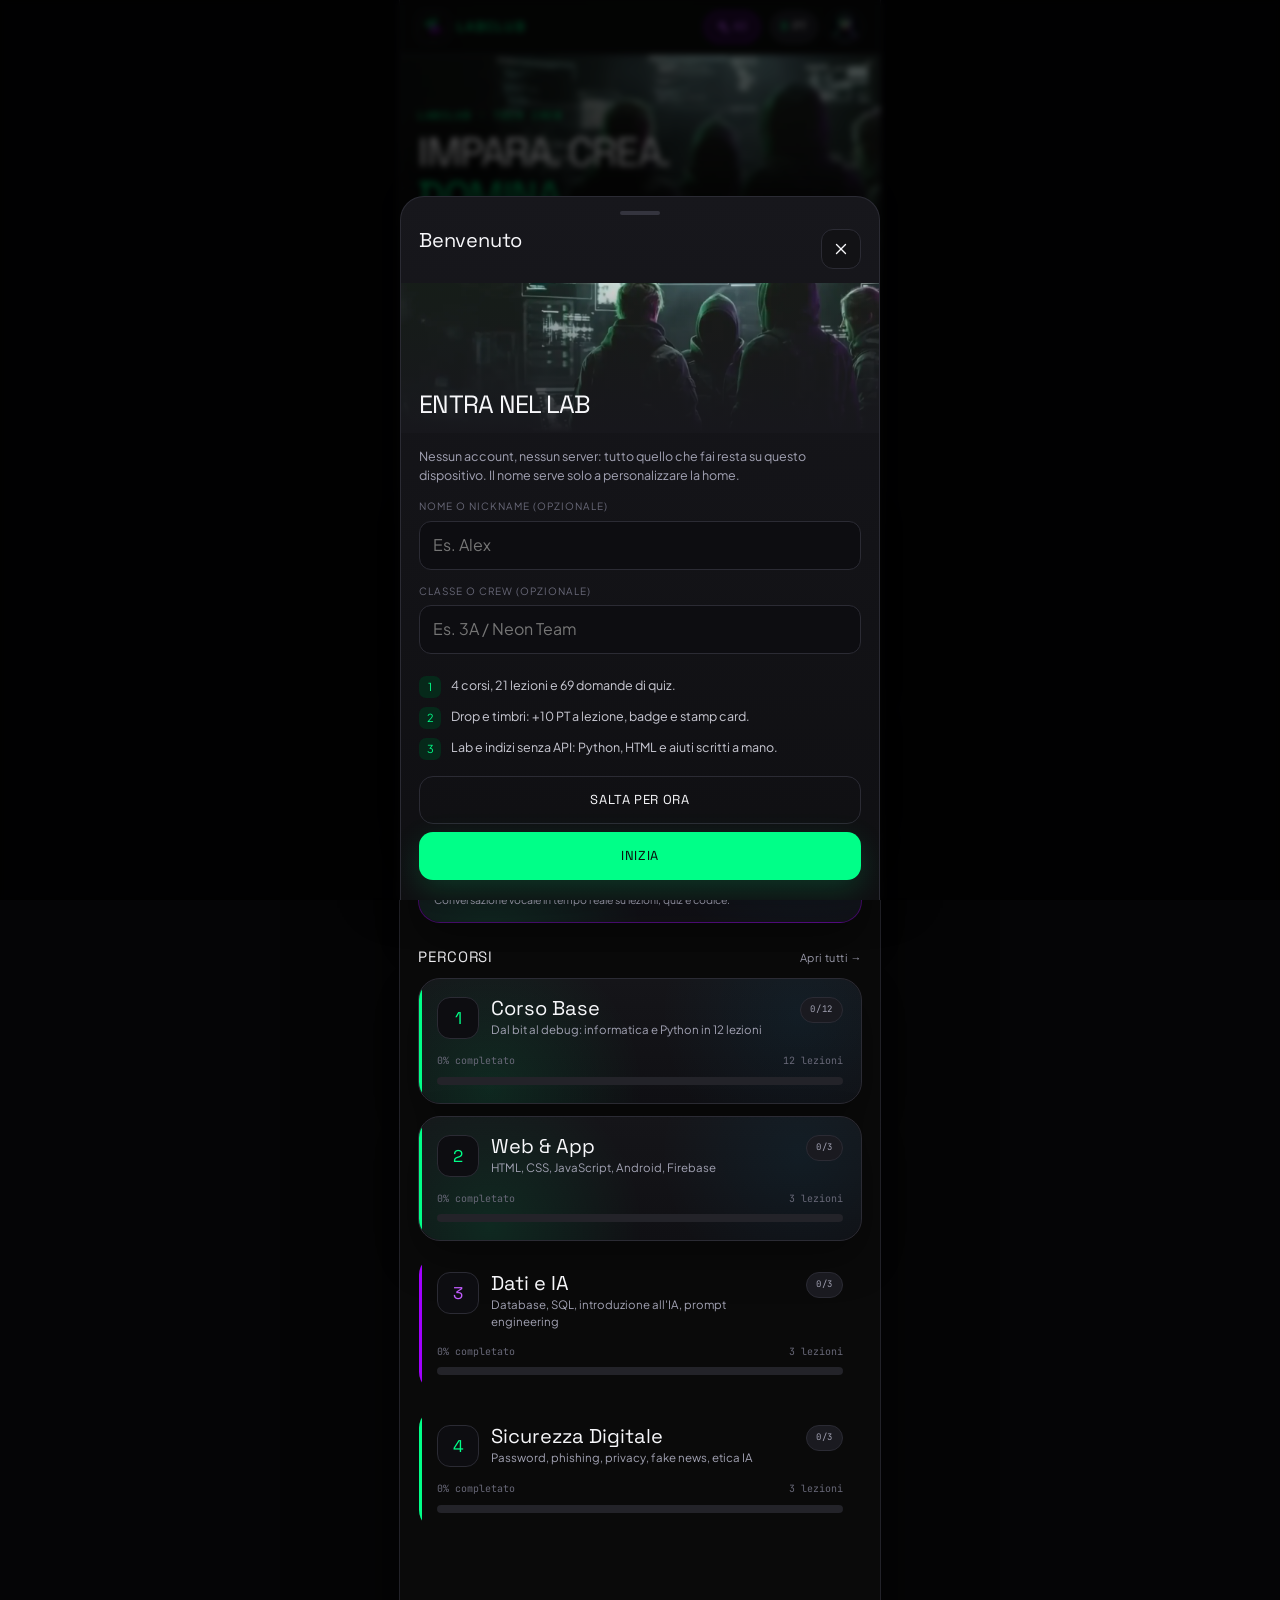
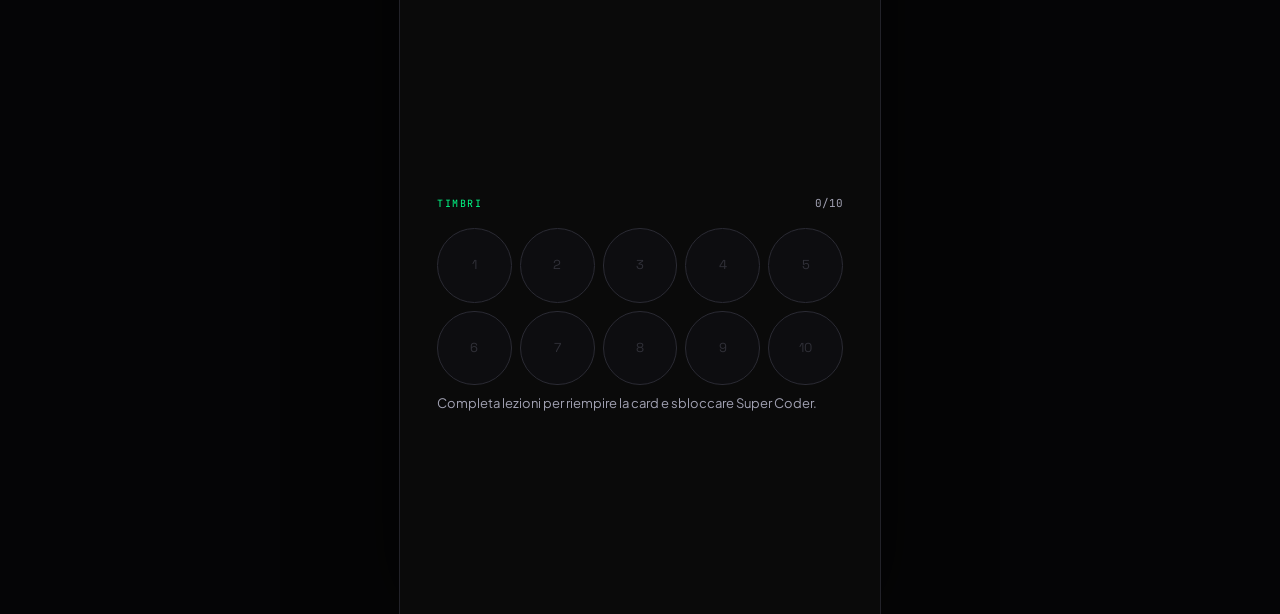
<file: web-v2/index.html>
<!doctype html>
<html lang="it">
  <head>
    <meta charset="utf-8" />
    <meta name="viewport" content="width=device-width, initial-scale=1, viewport-fit=cover" />
    <title>LabClub — Tech, senza scorciatoie</title>
    <meta
      name="description"
      content="LabClub: quattro corsi di tecnologia, quiz, drop e laboratorio codice. Aperto a tutti, senza login, anche offline."
    />
    <meta property="og:type" content="website" />
    <meta property="og:title" content="LabClub — Tech, senza scorciatoie" />
    <meta
      property="og:description"
      content="Quattro corsi di tecnologia, quiz, drop settimanali e un laboratorio codice. Senza login, anche offline."
    />
    <meta property="og:image" content="assets/img/og-cover.jpg" />
    <meta property="og:image:width" content="1200" />
    <meta property="og:image:height" content="630" />
    <meta name="twitter:card" content="summary_large_image" />
    <meta name="twitter:image" content="assets/img/og-cover.jpg" />
    <meta name="theme-color" content="#0A0A0A" />
    <meta name="color-scheme" content="dark" />
    <link rel="manifest" href="manifest.webmanifest" />
    <link rel="preload" as="image" href="assets/img/hero-001-poster.webp" />
    <link rel="icon" type="image/png" sizes="192x192" href="assets/icons/icon-192.png" />
    <link rel="apple-touch-icon" href="assets/icons/apple-touch-icon.png" />
    <meta name="mobile-web-app-capable" content="yes" />
    <meta name="apple-mobile-web-app-capable" content="yes" />
    <meta name="apple-mobile-web-app-status-bar-style" content="black-translucent" />
    <meta name="apple-mobile-web-app-title" content="LabClub" />
    <link rel="stylesheet" href="css/tokens.css" />
    <link rel="stylesheet" href="css/base.css" />
    <link rel="stylesheet" href="css/components.css" />
    <link rel="stylesheet" href="css/screens.css" />
    <link rel="stylesheet" href="css/lesson.css" />
  </head>
  <body>
    <div class="app">
      <header class="topbar">
        <a class="brand" href="#/" aria-label="LabClub, vai alla home">
          <img src="assets/img/logo.jpg" alt="" width="30" height="30" />
          <span class="brand-name">LAB<span>CLUB</span></span>
        </a>
        <span class="topbar-spacer"></span>
        <a class="ai-pill" href="#/assistente" id="ai-pill" aria-label="Apri Assistente AI">
          <svg width="14" height="14" viewBox="0 0 24 24" fill="none" stroke="currentColor" stroke-width="2" stroke-linecap="round" stroke-linejoin="round" aria-hidden="true">
            <path d="M12 3l1.5 4.5L18 9l-4.5 1.5L12 15l-1.5-4.5L6 9l4.5-1.5z" />
            <path d="M19 15l.8 2.2L22 18l-2.2.8L19 21l-.8-2.2L16 18l2.2-.8z" />
          </svg>
          <span>AI</span>
        </a>
        <a class="points-pill" href="#/profilo" id="points-pill" aria-label="Punti e profilo">
          <b id="points-value">0</b> PT
        </a>
        <a class="avatar-btn" href="#/profilo" id="avatar-btn" aria-label="Apri il profilo">🕶️</a>
      </header>

      <div id="storage-warning" class="storage-banner hidden" role="status"></div>

      <main class="view" id="view">
        <noscript>
          <div class="empty">
            <span class="empty-icon">⚡</span>
            <p>LabClub ha bisogno di JavaScript per funzionare. Attivalo e ricarica la pagina.</p>
          </div>
        </noscript>
      </main>

      <nav class="tabbar" aria-label="Navigazione principale">
        <a class="tab" href="#/" data-tab="home">
          <svg width="22" height="22" viewBox="0 0 24 24" fill="none" stroke="currentColor" stroke-width="1.8" stroke-linecap="round" stroke-linejoin="round" aria-hidden="true">
            <path d="M3 10.5 12 3l9 7.5V21a1 1 0 0 1-1 1h-5v-7H9v7H4a1 1 0 0 1-1-1z" />
          </svg>
          Home
        </a>
        <a class="tab" href="#/corsi" data-tab="corsi">
          <svg width="22" height="22" viewBox="0 0 24 24" fill="none" stroke="currentColor" stroke-width="1.8" stroke-linecap="round" stroke-linejoin="round" aria-hidden="true">
            <path d="M4 19.5A2.5 2.5 0 0 1 6.5 17H20" />
            <path d="M6.5 2H20v20H6.5A2.5 2.5 0 0 1 4 19.5v-15A2.5 2.5 0 0 1 6.5 2z" />
          </svg>
          Corsi
        </a>
        <a class="tab" href="#/drops" data-tab="drops">
          <svg width="22" height="22" viewBox="0 0 24 24" fill="none" stroke="currentColor" stroke-width="1.8" stroke-linecap="round" stroke-linejoin="round" aria-hidden="true">
            <path d="M13 2 3 14h7l-1 8 10-12h-7z" />
          </svg>
          Drops
        </a>
        <a class="tab" href="#/indizi" data-tab="indizi">
          <svg width="22" height="22" viewBox="0 0 24 24" fill="none" stroke="currentColor" stroke-width="1.8" stroke-linecap="round" stroke-linejoin="round" aria-hidden="true">
            <path d="M9 18h6" />
            <path d="M10 22h4" />
            <path d="M12 2a7 7 0 0 0-4 12.7c.6.5 1 1.4 1 2.3h6c0-.9.4-1.8 1-2.3A7 7 0 0 0 12 2z" />
          </svg>
          Indizi
        </a>
        <a class="tab" href="#/profilo" data-tab="profilo">
          <svg width="22" height="22" viewBox="0 0 24 24" fill="none" stroke="currentColor" stroke-width="1.8" stroke-linecap="round" stroke-linejoin="round" aria-hidden="true">
            <circle cx="12" cy="8" r="4" />
            <path d="M4 21c0-4 4-6 8-6s8 2 8 6" />
          </svg>
          Profilo
        </a>
      </nav>

      <div class="toast" id="toast" role="status" aria-live="polite"></div>
    </div>

    <script src="content/base-course.js"></script>
    <script src="content/courses.js"></script>
    <script src="content/drops.js"></script>
    <script src="content/badges.js"></script>
    <script src="content/hints.js"></script>
    <script src="js/python.js"></script>
    <script src="js/store.js"></script>
    <script src="js/ui.js"></script>
    <script src="js/assistant.js"></script>
    <script src="js/widgets/registry.js"></script>
    <script src="js/widgets/von-neumann.js"></script>
    <script src="js/widgets/binary.js"></script>
    <script src="js/widgets/compilers.js"></script>
    <script src="js/widgets/flowchart.js"></script>
    <script src="js/widgets/variables.js"></script>
    <script src="js/widgets/conditions.js"></script>
    <script src="js/widgets/loops.js"></script>
    <script src="js/widgets/functions.js"></script>
    <script src="js/widgets/lists.js"></script>
    <script src="js/widgets/strings.js"></script>
    <script src="js/widgets/validation.js"></script>
    <script src="js/widgets/debug.js"></script>
    <script src="js/views/home.js"></script>
    <script src="js/views/courses.js"></script>
    <script src="js/views/lesson.js"></script>
    <script src="js/views/drops.js"></script>
    <script src="js/views/hints.js"></script>
    <script src="js/views/lab.js"></script>
    <script src="js/views/profile.js"></script>
    <script src="js/views/portfolio.js"></script>
    <script src="js/views/assistant.js"></script>
    <script src="js/app.js"></script>
  </body>
</html>
</file>
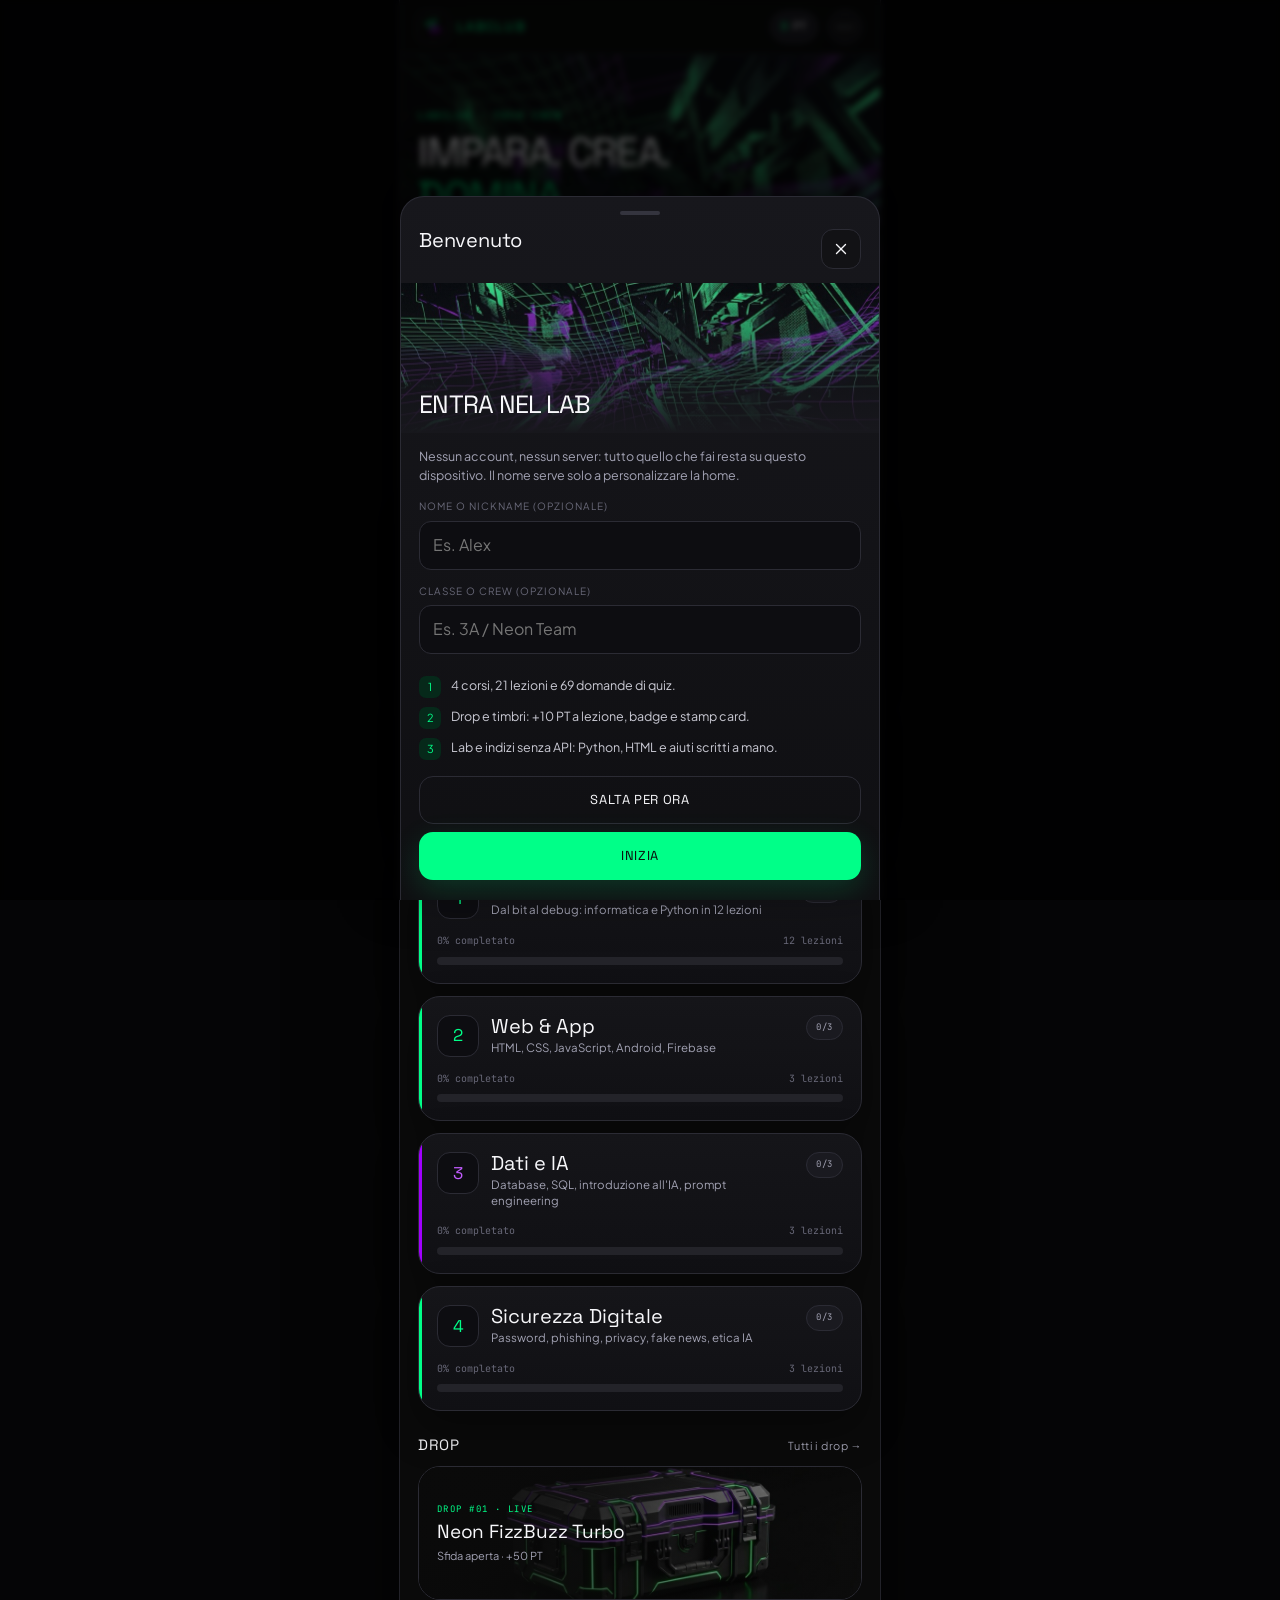
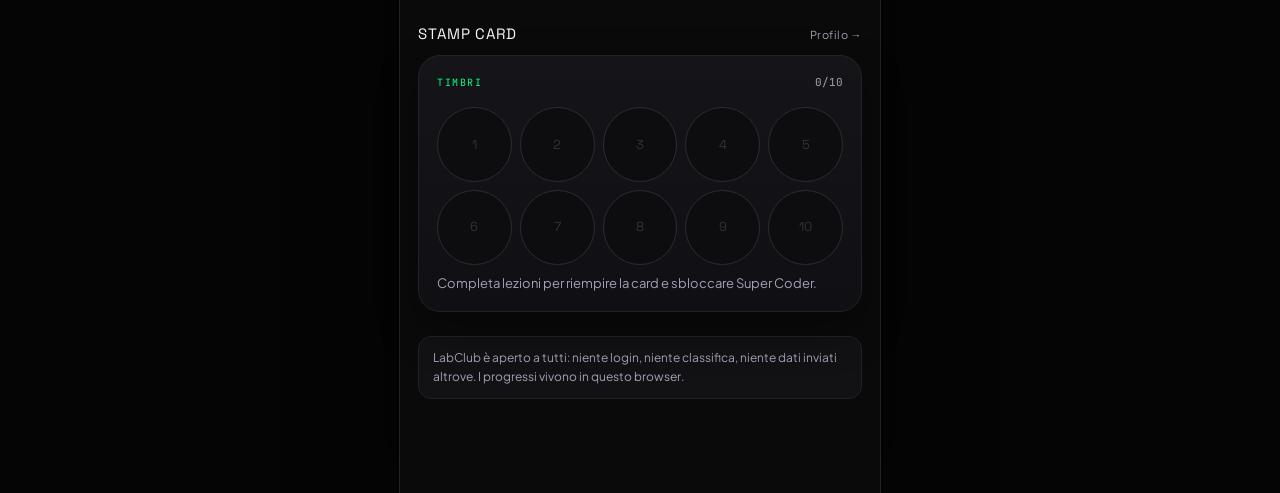
<file: web/index.html>
<!doctype html>
<html lang="it">
  <head>
    <meta charset="utf-8" />
    <meta name="viewport" content="width=device-width, initial-scale=1, viewport-fit=cover" />
    <title>LabClub — Tech, senza scorciatoie</title>
    <meta
      name="description"
      content="LabClub: quattro corsi di tecnologia, quiz, drop e laboratorio codice. Aperto a tutti, senza login, anche offline."
    />
    <meta name="theme-color" content="#0A0A0A" />
    <meta name="color-scheme" content="dark" />
    <link rel="manifest" href="manifest.webmanifest" />
    <link rel="icon" type="image/png" sizes="192x192" href="assets/icons/icon-192.png" />
    <link rel="apple-touch-icon" href="assets/icons/apple-touch-icon.png" />
    <meta name="mobile-web-app-capable" content="yes" />
    <meta name="apple-mobile-web-app-capable" content="yes" />
    <meta name="apple-mobile-web-app-status-bar-style" content="black-translucent" />
    <meta name="apple-mobile-web-app-title" content="LabClub" />
    <link rel="stylesheet" href="css/tokens.css" />
    <link rel="stylesheet" href="css/base.css" />
    <link rel="stylesheet" href="css/components.css" />
    <link rel="stylesheet" href="css/screens.css" />
    <link rel="stylesheet" href="css/lesson.css" />
  </head>
  <body>
    <div class="app">
      <header class="topbar">
        <a class="brand" href="#/" aria-label="LabClub, vai alla home">
          <img src="assets/img/logo.jpg" alt="" width="30" height="30" />
          <span class="brand-name">LAB<span>CLUB</span></span>
        </a>
        <span class="topbar-spacer"></span>
        <a class="points-pill" href="#/profilo" id="points-pill" aria-label="Punti e profilo">
          <b id="points-value">0</b> PT
        </a>
        <a class="avatar-btn" href="#/profilo" id="avatar-btn" aria-label="Apri il profilo">🕶️</a>
      </header>

      <div id="storage-warning" class="storage-banner hidden" role="status"></div>

      <main class="view" id="view">
        <noscript>
          <div class="empty">
            <span class="empty-icon">⚡</span>
            <p>LabClub ha bisogno di JavaScript per funzionare. Attivalo e ricarica la pagina.</p>
          </div>
        </noscript>
      </main>

      <nav class="tabbar" aria-label="Navigazione principale">
        <a class="tab" href="#/" data-tab="home">
          <svg width="22" height="22" viewBox="0 0 24 24" fill="none" stroke="currentColor" stroke-width="1.8" stroke-linecap="round" stroke-linejoin="round" aria-hidden="true">
            <path d="M3 10.5 12 3l9 7.5V21a1 1 0 0 1-1 1h-5v-7H9v7H4a1 1 0 0 1-1-1z" />
          </svg>
          Home
        </a>
        <a class="tab" href="#/corsi" data-tab="corsi">
          <svg width="22" height="22" viewBox="0 0 24 24" fill="none" stroke="currentColor" stroke-width="1.8" stroke-linecap="round" stroke-linejoin="round" aria-hidden="true">
            <path d="M4 19.5A2.5 2.5 0 0 1 6.5 17H20" />
            <path d="M6.5 2H20v20H6.5A2.5 2.5 0 0 1 4 19.5v-15A2.5 2.5 0 0 1 6.5 2z" />
          </svg>
          Corsi
        </a>
        <a class="tab" href="#/drops" data-tab="drops">
          <svg width="22" height="22" viewBox="0 0 24 24" fill="none" stroke="currentColor" stroke-width="1.8" stroke-linecap="round" stroke-linejoin="round" aria-hidden="true">
            <path d="M13 2 3 14h7l-1 8 10-12h-7z" />
          </svg>
          Drops
        </a>
        <a class="tab" href="#/indizi" data-tab="indizi">
          <svg width="22" height="22" viewBox="0 0 24 24" fill="none" stroke="currentColor" stroke-width="1.8" stroke-linecap="round" stroke-linejoin="round" aria-hidden="true">
            <path d="M9 18h6" />
            <path d="M10 22h4" />
            <path d="M12 2a7 7 0 0 0-4 12.7c.6.5 1 1.4 1 2.3h6c0-.9.4-1.8 1-2.3A7 7 0 0 0 12 2z" />
          </svg>
          Indizi
        </a>
        <a class="tab" href="#/profilo" data-tab="profilo">
          <svg width="22" height="22" viewBox="0 0 24 24" fill="none" stroke="currentColor" stroke-width="1.8" stroke-linecap="round" stroke-linejoin="round" aria-hidden="true">
            <circle cx="12" cy="8" r="4" />
            <path d="M4 21c0-4 4-6 8-6s8 2 8 6" />
          </svg>
          Profilo
        </a>
      </nav>

      <div class="toast" id="toast" role="status" aria-live="polite"></div>
    </div>

    <script src="content/base-course.js"></script>
    <script src="content/courses.js"></script>
    <script src="content/drops.js"></script>
    <script src="content/badges.js"></script>
    <script src="content/hints.js"></script>
    <script src="js/python.js"></script>
    <script src="js/store.js"></script>
    <script src="js/ui.js"></script>
    <script src="js/widgets/registry.js"></script>
    <script src="js/widgets/von-neumann.js"></script>
    <script src="js/widgets/binary.js"></script>
    <script src="js/widgets/compilers.js"></script>
    <script src="js/widgets/flowchart.js"></script>
    <script src="js/widgets/variables.js"></script>
    <script src="js/widgets/conditions.js"></script>
    <script src="js/widgets/loops.js"></script>
    <script src="js/widgets/functions.js"></script>
    <script src="js/widgets/lists.js"></script>
    <script src="js/widgets/strings.js"></script>
    <script src="js/widgets/validation.js"></script>
    <script src="js/widgets/debug.js"></script>
    <script src="js/views/home.js"></script>
    <script src="js/views/courses.js"></script>
    <script src="js/views/lesson.js"></script>
    <script src="js/views/drops.js"></script>
    <script src="js/views/hints.js"></script>
    <script src="js/views/lab.js"></script>
    <script src="js/views/profile.js"></script>
    <script src="js/views/portfolio.js"></script>
    <script src="js/app.js"></script>
  </body>
</html>
</file>
<file: web-v2/css/tokens.css>
/* LabClub — design tokens */
@font-face {
  font-family: "Space Grotesk";
  src: url("../assets/fonts/space_grotesk.ttf") format("truetype");
  font-weight: 300 800;
  font-display: swap;
}
@font-face {
  font-family: "Plus Jakarta Sans";
  src: url("../assets/fonts/plus_jakarta_sans.ttf") format("truetype");
  font-weight: 200 800;
  font-display: swap;
}
@font-face {
  font-family: "JetBrains Mono";
  src: url("../assets/fonts/jetbrains_mono.ttf") format("truetype");
  font-weight: 400 800;
  font-display: swap;
}

:root {
  /* palette (da Color.kt) */
  --black: #0a0a0a;
  --carbon: #121215;
  --elevated: #1a1a20;
  --border: #2b2b34;
  --border-soft: #222229;
  --green: #00ff88;
  --green-dim: #00c96b;
  --green-container: #06291a;
  --purple: #a100ff;
  --purple-bright: #c25cff;
  --purple-container: #230836;
  --yellow: #e5ff00;
  --coral: #ff3d71;
  --white: #f7f7fa;
  --muted: #a2a2b3;
  --zinc: #686878;

  /* tipografia */
  --font-display: "Space Grotesk", "Arial Black", sans-serif;
  --font-body: "Plus Jakarta Sans", -apple-system, BlinkMacSystemFont, sans-serif;
  --font-mono: "JetBrains Mono", "SFMono-Regular", Menlo, monospace;

  /* misure */
  --app-max: 480px;
  --gutter: 18px;
  --tab-h: 64px;
  --radius-xs: 10px;
  --radius: 16px;
  --radius-lg: 22px;
  --radius-pill: 999px;

  /* ombre */
  --shadow-card: 0 18px 40px rgba(0, 0, 0, 0.35);
  --shadow-green: 0 10px 30px rgba(0, 255, 136, 0.16);
  --shadow-purple: 0 10px 30px rgba(161, 0, 255, 0.18);

  /* movimento */
  --ease: cubic-bezier(0.2, 0.8, 0.2, 1);
  --fast: 140ms;
  --normal: 240ms;
}
</file>
<file: web-v2/css/base.css>
/* LabClub — base, layout, topbar, tabbar */
*,
*::before,
*::after {
  box-sizing: border-box;
}

html {
  -webkit-text-size-adjust: 100%;
  scroll-behavior: smooth;
}

body {
  margin: 0;
  background: #050506;
  color: var(--white);
  font-family: var(--font-body);
  font-size: 15px;
  line-height: 1.55;
  -webkit-font-smoothing: antialiased;
  overscroll-behavior-y: none;
  min-height: 100dvh;
}

body.sheet-open {
  overflow: hidden;
}

.app {
  position: relative;
  width: 100%;
  max-width: var(--app-max);
  min-height: 100dvh;
  margin-inline: auto;
  background:
    radial-gradient(120% 60% at 50% -10%, rgba(0, 255, 136, 0.07), transparent 60%),
    var(--black);
}

@media (min-width: 560px) {
  .app {
    box-shadow: 0 0 0 1px var(--border-soft), 0 0 80px rgba(0, 0, 0, 0.6);
  }
}

h1,
h2,
h3,
h4,
p {
  margin: 0;
}

h1,
h2,
h3,
h4 {
  font-family: var(--font-display);
  line-height: 1.1;
  letter-spacing: -0.01em;
}

a {
  color: var(--green);
  text-decoration: none;
}

button,
input,
textarea,
select {
  font: inherit;
  color: inherit;
}

button {
  cursor: pointer;
  background: none;
  border: 0;
  padding: 0;
}

img {
  display: block;
  max-width: 100%;
}

ul,
ol {
  margin: 0;
  padding: 0;
  list-style: none;
}

::selection {
  background: var(--green);
  color: var(--black);
}

:focus-visible {
  outline: 2px solid var(--green);
  outline-offset: 2px;
  border-radius: 6px;
}

.sr-only {
  position: absolute;
  width: 1px;
  height: 1px;
  padding: 0;
  margin: -1px;
  overflow: hidden;
  clip: rect(0, 0, 0, 0);
  white-space: nowrap;
  border: 0;
}

/* ---------- topbar ---------- */
.topbar {
  position: sticky;
  top: 0;
  z-index: 40;
  display: flex;
  align-items: center;
  gap: 10px;
  padding: calc(10px + env(safe-area-inset-top)) var(--gutter) 10px;
  background: rgba(10, 10, 10, 0.82);
  -webkit-backdrop-filter: blur(16px);
  backdrop-filter: blur(16px);
  border-bottom: 1px solid var(--border-soft);
}

.brand {
  display: flex;
  align-items: center;
  gap: 9px;
  min-width: 0;
}

.brand img {
  width: 30px;
  height: 30px;
  border-radius: 9px;
  object-fit: cover;
  box-shadow: 0 0 0 1px var(--border);
}

.brand-name {
  font-family: var(--font-display);
  font-weight: 800;
  font-size: 13px;
  letter-spacing: 0.14em;
  white-space: nowrap;
}

.brand-name span {
  color: var(--green);
}

.topbar-spacer {
  flex: 1;
}

.ai-pill {
  display: inline-flex;
  align-items: center;
  gap: 5px;
  padding: 6px 10px;
  border: 1px solid rgba(161, 0, 255, 0.45);
  border-radius: var(--radius-pill);
  background: rgba(161, 0, 255, 0.14);
  font-family: var(--font-mono);
  font-size: 11px;
  font-weight: 700;
  letter-spacing: 0.06em;
  color: var(--purple-bright);
  transition: border-color var(--fast) var(--ease), background var(--fast) var(--ease), transform var(--fast) var(--ease);
}

.ai-pill:hover,
.ai-pill.active {
  border-color: var(--purple-bright);
  background: rgba(161, 0, 255, 0.28);
  color: var(--white);
  box-shadow: 0 0 18px rgba(161, 0, 255, 0.28);
}

.points-pill {
  display: inline-flex;
  align-items: center;
  gap: 5px;
  padding: 6px 10px;
  border: 1px solid var(--border);
  border-radius: var(--radius-pill);
  background: var(--elevated);
  font-family: var(--font-mono);
  font-size: 11px;
  font-weight: 700;
  color: var(--white);
}

.points-pill b {
  color: var(--green);
}

.avatar-btn {
  display: grid;
  place-items: center;
  width: 34px;
  height: 34px;
  overflow: hidden;
  border-radius: 50%;
  border: 1px solid var(--border);
  background: var(--carbon);
  font-size: 15px;
  transition: border-color var(--fast) var(--ease), transform var(--fast) var(--ease);
}

.avatar-btn img {
  width: 100%;
  height: 100%;
  object-fit: cover;
}

.avatar-btn:hover {
  border-color: var(--green);
  transform: translateY(-1px);
}

/* ---------- view ---------- */
.view {
  padding: var(--gutter);
  padding-bottom: calc(var(--tab-h) + 30px + env(safe-area-inset-bottom));
}

.view.view-enter[data-nav="forward"] {
  animation: view-in-forward 280ms var(--ease) both;
}

.view.view-enter[data-nav="back"] {
  animation: view-in-back 280ms var(--ease) both;
}

.view.view-enter[data-nav="fade"] {
  animation: view-in-fade 220ms var(--ease) both;
}

@keyframes view-in-forward {
  from {
    opacity: 0;
    transform: translateX(26px);
  }
  to {
    opacity: 1;
    transform: none;
  }
}

@keyframes view-in-back {
  from {
    opacity: 0;
    transform: translateX(-26px);
  }
  to {
    opacity: 1;
    transform: none;
  }
}

@keyframes view-in-fade {
  from {
    opacity: 0;
    transform: translateY(6px);
  }
  to {
    opacity: 1;
    transform: none;
  }
}

@media (prefers-reduced-motion: reduce) {
  .view.view-enter[data-nav] {
    animation: none;
  }
}

/* ---------- view transitions ---------- */
.topbar {
  view-transition-name: topbar;
}

.tabbar {
  view-transition-name: tabbar;
}

.toast {
  view-transition-name: toast;
}

::view-transition {
  background: var(--black);
}

::view-transition-old(root),
::view-transition-new(root) {
  mix-blend-mode: normal;
}

::view-transition-group(*) {
  animation-duration: 380ms;
  animation-timing-function: var(--ease);
}

::view-transition-old(*),
::view-transition-new(*) {
  animation-duration: 220ms;
  animation-timing-function: var(--ease);
}

html[data-nav="forward"]::view-transition-old(root) {
  animation: vt-out-left 260ms var(--ease) both;
}

html[data-nav="forward"]::view-transition-new(root) {
  animation: vt-in-right 320ms var(--ease) both;
}

html[data-nav="back"]::view-transition-old(root) {
  animation: vt-out-right 260ms var(--ease) both;
}

html[data-nav="back"]::view-transition-new(root) {
  animation: vt-in-left 320ms var(--ease) both;
}

html[data-nav="fade"]::view-transition-old(root) {
  animation: vt-fade-out 180ms linear both;
}

html[data-nav="fade"]::view-transition-new(root) {
  animation: vt-fade-in 240ms var(--ease) both;
}

@keyframes vt-out-left {
  to {
    opacity: 0;
    transform: translateX(-28px);
  }
}

@keyframes vt-in-right {
  from {
    opacity: 0;
    transform: translateX(28px);
  }
}

@keyframes vt-out-right {
  to {
    opacity: 0;
    transform: translateX(28px);
  }
}

@keyframes vt-in-left {
  from {
    opacity: 0;
    transform: translateX(-28px);
  }
}

@keyframes vt-fade-out {
  to {
    opacity: 0;
  }
}

@keyframes vt-fade-in {
  from {
    opacity: 0;
  }
}

/* ---------- tabbar ---------- */
.tabbar {
  position: fixed;
  bottom: 0;
  left: 50%;
  transform: translateX(-50%);
  z-index: 50;
  width: min(100%, var(--app-max));
  display: grid;
  grid-template-columns: repeat(5, 1fr);
  padding-bottom: env(safe-area-inset-bottom);
  background: rgba(12, 12, 15, 0.94);
  -webkit-backdrop-filter: blur(18px);
  backdrop-filter: blur(18px);
  border-top: 1px solid var(--border-soft);
}

.tab {
  position: relative;
  display: flex;
  flex-direction: column;
  align-items: center;
  justify-content: center;
  gap: 3px;
  height: var(--tab-h);
  color: var(--zinc);
  font-size: 9px;
  font-weight: 800;
  letter-spacing: 0.08em;
  text-transform: uppercase;
  transition: color var(--fast) var(--ease);
}

.tab svg {
  width: 22px;
  height: 22px;
}

.tab.active {
  color: var(--green);
}

.tab.active::before {
  content: "";
  position: absolute;
  top: 0;
  width: 26px;
  height: 2px;
  border-radius: 0 0 2px 2px;
  background: var(--green);
  box-shadow: 0 0 12px var(--green);
}

/* ---------- storage banner ---------- */
.storage-banner {
  display: flex;
  gap: 10px;
  align-items: flex-start;
  margin-bottom: 16px;
  padding: 12px 14px;
  border: 1px solid rgba(229, 255, 0, 0.35);
  border-radius: var(--radius);
  background: rgba(229, 255, 0, 0.06);
  font-size: 12px;
  color: #efe9a8;
}

.storage-banner b {
  color: var(--yellow);
}

/* ---------- utilities ---------- */
.row {
  display: flex;
  align-items: center;
  gap: 10px;
}

.between {
  justify-content: space-between;
}

.wrap {
  flex-wrap: wrap;
}

.stack {
  display: flex;
  flex-direction: column;
  gap: 14px;
}

.stack-sm {
  display: flex;
  flex-direction: column;
  gap: 8px;
}

.muted {
  color: var(--muted);
}

.mono {
  font-family: var(--font-mono);
}

.center {
  text-align: center;
}

.mt-8 {
  margin-top: 8px;
}
.mt-16 {
  margin-top: 16px;
}
.mt-24 {
  margin-top: 24px;
}
.mb-8 {
  margin-bottom: 8px;
}
.mb-16 {
  margin-bottom: 16px;
}

.section-title {
  display: flex;
  align-items: baseline;
  justify-content: space-between;
  gap: 10px;
  margin: 26px 0 12px;
}

.section-title h2 {
  font-size: 15px;
  font-weight: 800;
  letter-spacing: 0.06em;
  text-transform: uppercase;
}

.section-title a,
.section-title span {
  font-size: 11px;
  font-weight: 700;
  letter-spacing: 0.04em;
  color: var(--muted);
}

@media (prefers-reduced-motion: reduce) {
  html {
    scroll-behavior: auto;
  }
  *,
  *::before,
  *::after {
    animation-duration: 0.001ms !important;
    animation-iteration-count: 1 !important;
    transition-duration: 0.001ms !important;
  }
}
</file>
<file: web-v2/css/components.css>
/* LabClub — componenti */
.btn {
  display: inline-flex;
  align-items: center;
  justify-content: center;
  gap: 8px;
  min-height: 48px;
  padding: 0 18px;
  border-radius: 14px;
  border: 1px solid transparent;
  font-family: var(--font-display);
  font-weight: 700;
  font-size: 13px;
  letter-spacing: 0.05em;
  text-transform: uppercase;
  transition: transform var(--fast) var(--ease), box-shadow var(--fast) var(--ease),
    background var(--fast) var(--ease), border-color var(--fast) var(--ease);
  -webkit-tap-highlight-color: transparent;
}

.btn:active {
  transform: translateY(1px) scale(0.995);
}

.btn[disabled] {
  opacity: 0.42;
  pointer-events: none;
}

.btn-primary {
  background: var(--green);
  color: var(--black);
  box-shadow: var(--shadow-green);
}

.btn-primary:hover {
  background: #2bffa0;
}

.btn-purple {
  background: var(--purple);
  color: var(--white);
  box-shadow: var(--shadow-purple);
}

.btn-ghost {
  border-color: var(--border);
  background: transparent;
  color: var(--white);
}

.btn-ghost:hover {
  border-color: var(--green);
  color: var(--green);
}

.btn-danger {
  background: var(--coral);
  color: #fff;
  box-shadow: 0 10px 30px rgba(255, 61, 113, 0.22);
}

.btn-danger:hover {
  background: #ff5c89;
}

.btn-soft {
  background: var(--elevated);
  border-color: var(--border-soft);
  color: var(--white);
}

.btn-block {
  width: 100%;
}

.btn-sm {
  min-height: 38px;
  padding: 0 13px;
  font-size: 11px;
  border-radius: 11px;
}

.btn-icon {
  width: 40px;
  height: 40px;
  min-height: 0;
  padding: 0;
  border-radius: 12px;
}

.icon-btn {
  display: grid;
  place-items: center;
  width: 40px;
  height: 40px;
  border: 1px solid var(--border);
  border-radius: 12px;
  background: var(--carbon);
  color: var(--white);
}

.icon-btn:hover {
  border-color: var(--green);
  color: var(--green);
}

/* ---------- cards ---------- */
.card {
  position: relative;
  padding: 18px;
  border: 1px solid var(--border-soft);
  border-radius: var(--radius-lg);
  background: linear-gradient(180deg, #151519 0%, #101014 100%);
  box-shadow: var(--shadow-card);
  overflow: hidden;
}

.card + .card {
  margin-top: 12px;
}

.card-accent {
  border-color: var(--border);
}

.card-accent::before {
  content: "";
  position: absolute;
  inset: 0 auto 0 0;
  width: 3px;
  background: var(--green);
}

.card-accent.purple::before {
  background: var(--purple);
}

.card-flat {
  background: var(--carbon);
  box-shadow: none;
}

/* ---------- ambient card light ---------- */
.has-ambient {
  position: relative;
  isolation: isolate;
  --ambient-a: rgba(0, 255, 136, 0.1);
  --ambient-b: rgba(0, 180, 255, 0.06);
  --ambient-sweep: rgba(190, 255, 225, 0.055);
}

.has-ambient.ambient-purple {
  --ambient-a: rgba(161, 0, 255, 0.14);
  --ambient-b: rgba(80, 120, 255, 0.07);
  --ambient-sweep: rgba(228, 190, 255, 0.06);
}

.has-ambient.ambient-amber {
  --ambient-a: rgba(229, 255, 0, 0.08);
  --ambient-b: rgba(255, 160, 0, 0.06);
  --ambient-sweep: rgba(255, 235, 170, 0.055);
}

.card-ambient {
  position: absolute;
  inset: 0;
  z-index: -1;
  overflow: hidden;
  border-radius: inherit;
  pointer-events: none;
}

.ambient-orb {
  position: absolute;
  border-radius: 50%;
}

.card-ambient .orb-a {
  width: 72%;
  aspect-ratio: 1;
  top: -40%;
  left: -20%;
  background: radial-gradient(circle, var(--ambient-a) 0%, transparent 68%);
  animation: ambient-drift-a 27s ease-in-out infinite alternate;
  animation-delay: var(--ambient-delay, 0s);
}

.card-ambient .orb-b {
  width: 64%;
  aspect-ratio: 1;
  right: -18%;
  bottom: -44%;
  background: radial-gradient(circle, var(--ambient-b) 0%, transparent 70%);
  animation: ambient-drift-b 34s ease-in-out infinite alternate;
  animation-delay: calc(var(--ambient-delay, 0s) - 9s);
}

.ambient-sweep {
  position: absolute;
  inset: -40% -65%;
  background: linear-gradient(
    105deg,
    transparent 41%,
    var(--ambient-sweep) 50%,
    transparent 59%
  );
  transform: translate3d(-42%, 0, 0);
  opacity: 0;
  animation: ambient-sweep 29s cubic-bezier(0.33, 0, 0.2, 1) infinite;
  animation-delay: var(--ambient-delay, 0s);
}

@keyframes ambient-drift-a {
  from {
    transform: translate3d(-4%, -3%, 0) scale(0.94);
  }
  to {
    transform: translate3d(9%, 7%, 0) scale(1.14);
  }
}

@keyframes ambient-drift-b {
  from {
    transform: translate3d(6%, 4%, 0) scale(1.08);
  }
  to {
    transform: translate3d(-9%, -7%, 0) scale(0.92);
  }
}

@keyframes ambient-sweep {
  0%,
  62% {
    transform: translate3d(-42%, 0, 0);
    opacity: 0;
  }
  69% {
    opacity: 0.8;
  }
  84%,
  100% {
    transform: translate3d(42%, 0, 0);
    opacity: 0;
  }
}

.card h3 {
  font-size: 18px;
  font-weight: 800;
}

.card p {
  color: var(--muted);
  font-size: 13px;
}

.kicker {
  font-family: var(--font-mono);
  font-size: 10px;
  font-weight: 700;
  letter-spacing: 0.16em;
  text-transform: uppercase;
  color: var(--green);
}

.kicker.purple {
  color: var(--purple-bright);
}

.kicker.yellow {
  color: var(--yellow);
}

/* ---------- chips ---------- */
.chip {
  display: inline-flex;
  align-items: center;
  gap: 5px;
  padding: 5px 9px;
  border-radius: var(--radius-pill);
  border: 1px solid var(--border);
  background: var(--elevated);
  font-family: var(--font-mono);
  font-size: 9px;
  font-weight: 700;
  letter-spacing: 0.08em;
  text-transform: uppercase;
  color: var(--muted);
  white-space: nowrap;
}

.chip-green {
  border-color: rgba(0, 255, 136, 0.35);
  background: rgba(0, 255, 136, 0.08);
  color: var(--green);
}

.chip-purple {
  border-color: rgba(161, 0, 255, 0.4);
  background: rgba(161, 0, 255, 0.1);
  color: var(--purple-bright);
}

.chip-yellow {
  border-color: rgba(229, 255, 0, 0.35);
  background: rgba(229, 255, 0, 0.07);
  color: var(--yellow);
}

.chip-coral {
  border-color: rgba(255, 61, 113, 0.35);
  background: rgba(255, 61, 113, 0.08);
  color: var(--coral);
}

.chip-row {
  display: flex;
  flex-wrap: wrap;
  gap: 6px;
}

/* ---------- stats ---------- */
.stat-grid {
  display: grid;
  grid-template-columns: repeat(3, 1fr);
  gap: 8px;
}

.stat {
  padding: 13px 12px;
  border: 1px solid var(--border-soft);
  border-radius: var(--radius);
  background: var(--carbon);
  text-align: left;
}

.stat-value {
  font-family: var(--font-display);
  font-size: 26px;
  font-weight: 800;
  line-height: 1;
  letter-spacing: -0.02em;
}

.stat-value.green {
  color: var(--green);
}
.stat-value.purple {
  color: var(--purple-bright);
}
.stat-value.yellow {
  color: var(--yellow);
}

.stat-label {
  margin-top: 5px;
  font-size: 9px;
  font-weight: 800;
  letter-spacing: 0.12em;
  text-transform: uppercase;
  color: var(--zinc);
}

/* ---------- progress ---------- */
.progress {
  height: 8px;
  border-radius: var(--radius-pill);
  background: #232329;
  overflow: hidden;
}

.progress > span {
  display: block;
  height: 100%;
  border-radius: inherit;
  background: linear-gradient(90deg, var(--green-dim), var(--green));
  transition: width 500ms var(--ease);
}

.progress.purple > span {
  background: linear-gradient(90deg, var(--purple), var(--purple-bright));
}

.progress-meta {
  display: flex;
  justify-content: space-between;
  gap: 10px;
  margin-bottom: 7px;
  font-size: 10px;
  font-weight: 700;
  letter-spacing: 0.06em;
  text-transform: uppercase;
  color: var(--zinc);
}

/* ---------- stamps ---------- */
.stamp-grid {
  display: grid;
  grid-template-columns: repeat(5, 1fr);
  gap: 8px;
}

.stamp {
  position: relative;
  display: grid;
  place-items: center;
  aspect-ratio: 1;
  border: 1px solid var(--border);
  border-radius: 50%;
  background: #0d0d10;
  font-family: var(--font-display);
  font-size: 13px;
  font-weight: 800;
  color: #303038;
}

.stamp.filled {
  border-color: var(--green);
  background: radial-gradient(circle at 30% 25%, #0f5a3a, var(--green-container));
  color: var(--green);
  box-shadow: 0 0 16px rgba(0, 255, 136, 0.18), inset 0 0 10px rgba(0, 255, 136, 0.12);
}

.stamp-grid.reveal .stamp.filled {
  opacity: 0;
}

.stamp-grid.in .stamp.filled {
  opacity: 1;
  animation: stamp-pop 520ms var(--ease) both;
  animation-delay: calc(var(--i) * 38ms);
}

@keyframes stamp-pop {
  0% {
    opacity: 0;
    transform: scale(1.35) rotate(-8deg);
  }
  62% {
    opacity: 1;
    transform: scale(0.96) rotate(1deg);
  }
  100% {
    opacity: 1;
    transform: none;
  }
}

/* ---------- badges ---------- */
.badge-grid {
  display: grid;
  grid-template-columns: repeat(2, minmax(0, 1fr));
  gap: 8px;
}

.badge {
  display: flex;
  align-items: center;
  gap: 10px;
  padding: 11px;
  border: 1px solid var(--border-soft);
  border-radius: var(--radius);
  background: var(--carbon);
}

.badge-icon {
  display: grid;
  place-items: center;
  width: 38px;
  height: 38px;
  flex: 0 0 auto;
  border-radius: 11px;
  background: var(--green-container);
  font-size: 19px;
}

.badge-name {
  display: block;
  font-size: 11px;
  font-weight: 800;
  letter-spacing: 0.02em;
  line-height: 1.2;
}

.badge-desc {
  display: block;
  margin-top: 2px;
  font-size: 9px;
  color: var(--zinc);
  line-height: 1.3;
}

.badge.locked {
  opacity: 0.45;
}

.badge.locked .badge-icon {
  background: #1b1b20;
  filter: grayscale(1);
}

.badge-img {
  display: block;
  width: 100%;
  height: 100%;
  object-fit: cover;
  border-radius: 10px;
}

/* ---------- segmented ---------- */
.segmented {
  display: grid;
  grid-auto-flow: column;
  grid-auto-columns: 1fr;
  gap: 4px;
  padding: 4px;
  border: 1px solid var(--border-soft);
  border-radius: 14px;
  background: var(--carbon);
}

.segmented button {
  min-height: 38px;
  border-radius: 10px;
  font-family: var(--font-display);
  font-size: 11px;
  font-weight: 700;
  letter-spacing: 0.06em;
  text-transform: uppercase;
  color: var(--zinc);
  transition: background var(--fast) var(--ease), color var(--fast) var(--ease);
}

.segmented button.active {
  background: var(--elevated);
  color: var(--green);
  box-shadow: inset 0 0 0 1px var(--border);
}

/* ---------- quiz ---------- */
.question-text {
  font-family: var(--font-display);
  font-size: 19px;
  font-weight: 700;
  line-height: 1.25;
}

.option {
  display: flex;
  align-items: flex-start;
  gap: 11px;
  width: 100%;
  padding: 13px 14px;
  border: 1px solid var(--border);
  border-radius: 13px;
  background: var(--carbon);
  text-align: left;
  font-size: 13.5px;
  line-height: 1.35;
  transition: border-color var(--fast) var(--ease), background var(--fast) var(--ease);
}

.option:hover {
  border-color: #44444f;
}

.option-letter {
  display: grid;
  place-items: center;
  width: 24px;
  height: 24px;
  flex: 0 0 auto;
  border-radius: 7px;
  background: var(--elevated);
  border: 1px solid var(--border);
  font-family: var(--font-mono);
  font-size: 10px;
  font-weight: 700;
  color: var(--muted);
}

.option.correct {
  border-color: var(--green);
  background: rgba(0, 255, 136, 0.07);
}

.option.correct .option-letter {
  border-color: var(--green);
  background: var(--green);
  color: var(--black);
}

.option.wrong {
  border-color: var(--coral);
  background: rgba(255, 61, 113, 0.07);
}

.option.wrong .option-letter {
  border-color: var(--coral);
  background: var(--coral);
  color: var(--white);
}

.option.dim {
  opacity: 0.55;
}

.explain {
  padding: 12px 14px;
  border-left: 3px solid var(--green);
  border-radius: 0 12px 12px 0;
  background: rgba(0, 255, 136, 0.055);
  font-size: 12.5px;
  color: #c9c9d4;
}

.explain.bad {
  border-left-color: var(--coral);
  background: rgba(255, 61, 113, 0.055);
}

.quiz-dots {
  display: flex;
  gap: 6px;
}

.quiz-dots span {
  width: 7px;
  height: 7px;
  border-radius: 50%;
  background: #2a2a33;
}

.quiz-dots span.done {
  background: var(--green);
}

.quiz-dots span.current {
  background: var(--white);
  box-shadow: 0 0 8px rgba(255, 255, 255, 0.5);
}

/* ---------- forms ---------- */
.field {
  display: flex;
  flex-direction: column;
  gap: 6px;
}

.field label {
  font-size: 10px;
  font-weight: 800;
  letter-spacing: 0.1em;
  text-transform: uppercase;
  color: var(--zinc);
}

.field input,
.field textarea,
.field select {
  width: 100%;
  min-height: 46px;
  padding: 11px 13px;
  border: 1px solid var(--border);
  border-radius: 12px;
  background: #0d0d11;
  color: var(--white);
  font-size: 16px;
  transition: border-color var(--fast) var(--ease);
}

.field textarea {
  min-height: 96px;
  resize: vertical;
  line-height: 1.5;
}

.field input:focus,
.field textarea:focus,
.field select:focus {
  border-color: var(--green);
  outline: none;
}

.field .hint {
  font-size: 10.5px;
  color: var(--zinc);
}

textarea.code,
pre.code {
  font-family: var(--font-mono);
  font-size: 12.5px;
  line-height: 1.6;
  tab-size: 4;
}

textarea.code {
  width: 100%;
  min-height: 190px;
  padding: 14px;
  border: 1px solid var(--border);
  border-radius: 14px;
  background: #08080b;
  color: #d8ffe9;
  resize: vertical;
}

textarea.code:focus {
  border-color: var(--green);
  outline: none;
}

pre.code {
  margin: 0;
  padding: 14px;
  border: 1px solid var(--border-soft);
  border-radius: 14px;
  background: #08080b;
  color: #d8ffe9;
  white-space: pre-wrap;
  word-break: break-word;
  overflow-x: auto;
}

.console {
  min-height: 76px;
  max-height: 220px;
  overflow: auto;
  padding: 12px 13px;
  border: 1px solid var(--border-soft);
  border-radius: 13px;
  background: #060608;
  font-family: var(--font-mono);
  font-size: 11.5px;
  line-height: 1.55;
  color: #b9ffd8;
  white-space: pre-wrap;
  word-break: break-word;
}

.console.error {
  border-color: rgba(255, 61, 113, 0.4);
  color: #ffb3c8;
}

.console .ok {
  color: var(--green);
}

/* ---------- sheet ---------- */
.sheet-backdrop {
  position: fixed;
  inset: 0;
  z-index: 90;
  display: flex;
  align-items: flex-end;
  justify-content: center;
  background: rgba(0, 0, 0, 0.62);
  -webkit-backdrop-filter: blur(3px);
  backdrop-filter: blur(3px);
  opacity: 0;
  transition: opacity var(--normal) var(--ease);
}

.sheet-backdrop.open {
  opacity: 1;
}

.sheet {
  width: min(100%, var(--app-max));
  max-height: 88dvh;
  overflow: auto;
  padding: 8px var(--gutter) calc(20px + env(safe-area-inset-bottom));
  border: 1px solid var(--border);
  border-bottom: 0;
  border-radius: 24px 24px 0 0;
  background: linear-gradient(180deg, #17171c, #0f0f12);
  box-shadow: 0 -20px 60px rgba(0, 0, 0, 0.6);
  transform: translateY(18px);
  transition: transform var(--normal) var(--ease);
}

.sheet-backdrop.open .sheet {
  transform: none;
}

.sheet-grip {
  width: 40px;
  height: 4px;
  margin: 6px auto 14px;
  border-radius: 99px;
  background: #34343e;
}

.sheet-head {
  display: flex;
  align-items: flex-start;
  justify-content: space-between;
  gap: 12px;
  margin-bottom: 14px;
}

.sheet-head h2 {
  font-size: 20px;
  font-weight: 800;
}

.sheet-body {
  display: flex;
  flex-direction: column;
  gap: 14px;
}

.sheet-actions {
  display: flex;
  flex-direction: column;
  gap: 8px;
  margin-top: 16px;
}

/* ---------- toast ---------- */
.toast {
  position: fixed;
  bottom: calc(var(--tab-h) + 18px + env(safe-area-inset-bottom));
  left: 50%;
  z-index: 120;
  transform: translate(-50%, 14px);
  width: max-content;
  max-width: min(420px, calc(100% - 36px));
  padding: 11px 15px;
  border: 1px solid var(--border);
  border-radius: var(--radius-pill);
  background: #1b1b21;
  box-shadow: 0 14px 40px rgba(0, 0, 0, 0.5);
  font-size: 12px;
  font-weight: 600;
  text-align: center;
  opacity: 0;
  pointer-events: none;
  transition: opacity 180ms var(--ease), transform 180ms var(--ease);
}

.toast.show {
  opacity: 1;
  transform: translate(-50%, 0);
}

.toast.good {
  border-color: rgba(0, 255, 136, 0.45);
  color: var(--green);
}

.toast.bad {
  border-color: rgba(255, 61, 113, 0.45);
  color: #ffadc4;
}

/* ---------- empty / notice ---------- */
.empty {
  display: flex;
  flex-direction: column;
  align-items: center;
  gap: 8px;
  padding: 34px 20px;
  border: 1px dashed var(--border);
  border-radius: var(--radius-lg);
  text-align: center;
  color: var(--zinc);
}

.empty .empty-icon {
  font-size: 28px;
  opacity: 0.7;
}

.empty p {
  max-width: 280px;
  font-size: 12.5px;
}

.notice {
  padding: 12px 14px;
  border: 1px solid var(--border-soft);
  border-radius: 13px;
  background: var(--carbon);
  font-size: 12px;
  color: var(--muted);
}

/* ---------- details / glossary ---------- */
details.error-item {
  border: 1px solid var(--border-soft);
  border-radius: 13px;
  background: var(--carbon);
  overflow: hidden;
}

details.error-item + details.error-item {
  margin-top: 8px;
}

details.error-item summary {
  display: flex;
  align-items: center;
  gap: 9px;
  padding: 12px 14px;
  cursor: pointer;
  font-family: var(--font-mono);
  font-size: 12px;
  font-weight: 700;
  color: var(--coral);
  list-style: none;
}

details.error-item summary::-webkit-details-marker {
  display: none;
}

details.error-item summary::after {
  content: "+";
  margin-left: auto;
  color: var(--zinc);
  font-family: var(--font-body);
  font-size: 16px;
}

details.error-item[open] summary::after {
  content: "–";
}

.error-body {
  padding: 0 14px 14px;
  font-size: 12px;
  color: var(--muted);
}

.error-body code {
  font-family: var(--font-mono);
  font-size: 11px;
  color: #ffc2d4;
  white-space: pre-wrap;
}

/* ---------- confetti ---------- */
.confetti-layer {
  position: fixed;
  inset: 0;
  z-index: 110;
  pointer-events: none;
  overflow: hidden;
}

.confetti-piece {
  position: absolute;
  top: -12px;
  width: 7px;
  height: 12px;
  border-radius: 2px;
  animation: confetti-fall 1900ms cubic-bezier(0.2, 0.6, 0.4, 1) forwards;
}

@keyframes confetti-fall {
  to {
    transform: translate3d(var(--dx), 105dvh, 0) rotate(var(--rot));
    opacity: 0.2;
  }
}

/* ---------- stamp slam ---------- */
.stamp-slam {
  position: fixed;
  inset: 0;
  z-index: 125;
  display: flex;
  flex-direction: column;
  align-items: center;
  justify-content: center;
  gap: 18px;
  pointer-events: none;
  opacity: 0;
}

.stamp-slam.go {
  animation: slam-veil 1700ms var(--ease) both;
}

.stamp-slam-disc {
  position: relative;
  display: flex;
  flex-direction: column;
  align-items: center;
  justify-content: center;
  width: 152px;
  height: 152px;
  border: 2px solid var(--green);
  border-radius: 50%;
  background: radial-gradient(circle at 32% 26%, #0f5a3a, #06291a 70%);
  color: var(--green);
  box-shadow:
    0 0 0 8px rgba(0, 255, 136, 0.06),
    0 0 50px rgba(0, 255, 136, 0.35),
    inset 0 0 24px rgba(0, 255, 136, 0.18);
  opacity: 0;
  transform-origin: 50% 55%;
}

.stamp-slam.go .stamp-slam-disc {
  animation: stamp-hit 650ms cubic-bezier(0.2, 0.9, 0.25, 1.15) 80ms both;
}

.stamp-slam-disc::after {
  content: "";
  position: absolute;
  inset: -2px;
  border: 2px solid currentColor;
  border-radius: 50%;
  opacity: 0;
}

.stamp-slam.go .stamp-slam-disc::after {
  animation: stamp-ring 720ms var(--ease) 180ms both;
}

.stamp-slam-num {
  font-family: var(--font-display);
  font-size: 64px;
  font-weight: 800;
  line-height: 0.9;
  letter-spacing: -0.04em;
}

.stamp-slam-total {
  margin-top: 4px;
  font-family: var(--font-mono);
  font-size: 10px;
  font-weight: 700;
  letter-spacing: 0.16em;
  color: var(--muted);
}

.stamp-slam-label {
  padding: 7px 12px;
  border: 1px solid rgba(0, 255, 136, 0.35);
  border-radius: var(--radius-pill);
  background: rgba(10, 10, 10, 0.72);
  font-family: var(--font-mono);
  font-size: 10px;
  font-weight: 700;
  letter-spacing: 0.14em;
  color: var(--green);
  opacity: 0;
  -webkit-backdrop-filter: blur(8px);
  backdrop-filter: blur(8px);
}

.stamp-slam.go .stamp-slam-label {
  animation: slam-label 500ms var(--ease) 420ms both;
}

.stamp-slam.complete .stamp-slam-disc {
  border-color: var(--yellow);
  color: var(--yellow);
  background: radial-gradient(circle at 32% 26%, #4d4d10, #1c1c06 70%);
  box-shadow:
    0 0 0 8px rgba(229, 255, 0, 0.07),
    0 0 50px rgba(229, 255, 0, 0.35),
    inset 0 0 24px rgba(229, 255, 0, 0.18);
}

.stamp-slam.complete .stamp-slam-label {
  border-color: rgba(229, 255, 0, 0.4);
  color: var(--yellow);
}

@keyframes stamp-hit {
  0% {
    opacity: 0;
    transform: translateY(-48px) scale(1.8) rotate(-14deg);
  }
  55% {
    opacity: 1;
    transform: translateY(0) scale(0.94) rotate(-7deg);
  }
  72% {
    transform: translateY(0) scale(1.03) rotate(-7deg);
  }
  100% {
    opacity: 1;
    transform: translateY(0) scale(1) rotate(-7deg);
  }
}

@keyframes stamp-ring {
  0% {
    opacity: 0.8;
    transform: scale(0.8);
  }
  100% {
    opacity: 0;
    transform: scale(1.55);
  }
}

@keyframes slam-label {
  from {
    opacity: 0;
    transform: translateY(8px);
  }
  to {
    opacity: 1;
    transform: none;
  }
}

@keyframes slam-veil {
  0%,
  100% {
    opacity: 0;
  }
  10%,
  72% {
    opacity: 1;
  }
}

@media (prefers-reduced-motion: reduce) {
  .stamp-grid.reveal .stamp.filled,
  .stamp-slam,
  .stamp-slam.go .stamp-slam-disc,
  .stamp-slam.go .stamp-slam-disc::after,
  .stamp-slam.go .stamp-slam-label {
    animation: none;
  }

  .stamp-grid.reveal .stamp.filled {
    opacity: 1;
  }

  .card-ambient .ambient-orb,
  .card-ambient .ambient-sweep {
    animation: none;
  }

  .card-ambient .ambient-sweep {
    opacity: 0;
  }
}
</file>
<file: web-v2/css/screens.css>
/* LabClub — schermate */
.hidden {
  display: none !important;
}

.back {
  display: inline-flex;
  align-items: center;
  gap: 6px;
  margin-bottom: 14px;
  font-size: 11px;
  font-weight: 800;
  letter-spacing: 0.08em;
  text-transform: uppercase;
  color: var(--muted);
}

.back:hover {
  color: var(--green);
}

.page-head {
  margin-bottom: 18px;
}

.page-head h1 {
  font-size: 28px;
  font-weight: 800;
  letter-spacing: -0.03em;
  text-transform: uppercase;
}

.page-head p {
  margin-top: 5px;
  font-size: 12.5px;
  color: var(--muted);
}

/* ---------- home ---------- */
.quick-grid {
  display: grid;
  grid-template-columns: repeat(2, minmax(0, 1fr));
  gap: 10px;
}

.quick-card {
  padding: 15px;
  color: var(--white);
  transition: border-color var(--fast) var(--ease), transform var(--fast) var(--ease);
}

.quick-card:hover {
  border-color: var(--green);
  transform: translateY(-2px);
}

.quick-card h3 {
  font-size: 15px;
}

.quick-card p {
  margin-top: 4px;
  font-size: 10.5px;
  line-height: 1.4;
}

.quick-card-ai {
  grid-column: 1 / -1;
  border-color: rgba(161, 0, 255, 0.35);
  background:
    radial-gradient(110% 120% at 100% 0%, rgba(161, 0, 255, 0.18), transparent 60%),
    linear-gradient(180deg, #16141d 0%, #101015 100%);
}

.quick-card-ai:hover {
  border-color: var(--purple-bright);
}

#storage-warning {
  margin: 12px var(--gutter) 0;
}

.drop-card[data-drop] {
  cursor: pointer;
}

.drop-card[data-drop]:hover {
  border-color: var(--green);
}

.hero {
  position: relative;
  min-height: 300px;
  margin: calc(var(--gutter) * -1) calc(var(--gutter) * -1) 16px;
  overflow: hidden;
  border-bottom: 1px solid var(--border-soft);
  isolation: isolate;
}

.hero-media {
  position: absolute;
  inset: 0;
  width: 100%;
  height: 100%;
  object-fit: cover;
  object-position: 72% 42%;
  transform-origin: 58% 42%;
  animation: hero-drift 26s ease-in-out infinite alternate;
}

.hero-video {
  animation: none;
}

@keyframes hero-drift {
  from {
    transform: scale(1.04) translate3d(0, 0, 0);
  }
  to {
    transform: scale(1.12) translate3d(-1.4%, -1.2%, 0);
  }
}

.hero::after {
  content: "";
  position: absolute;
  top: -140px;
  left: 0;
  right: 0;
  z-index: 2;
  height: 120px;
  background: linear-gradient(180deg, transparent, rgba(0, 255, 136, 0.16), transparent);
  mix-blend-mode: screen;
  pointer-events: none;
  animation: hero-scan 10s linear infinite;
}

@keyframes hero-scan {
  0% {
    opacity: 0;
    transform: translateY(0);
  }
  12% {
    opacity: 1;
  }
  82% {
    opacity: 1;
  }
  100% {
    opacity: 0;
    transform: translateY(540px);
  }
}

.hero-shade {
  position: absolute;
  inset: 0;
  z-index: 1;
  background:
    linear-gradient(180deg, rgba(10, 10, 10, 0.1) 0%, rgba(10, 10, 10, 0.45) 45%, #0a0a0a 100%),
    linear-gradient(90deg, rgba(10, 10, 10, 0.75), transparent 75%);
}

.hero-body {
  position: relative;
  z-index: 3;
  display: flex;
  flex-direction: column;
  justify-content: flex-end;
  min-height: 300px;
  padding: 26px var(--gutter) 24px;
}

.hero-body h1 {
  max-width: 340px;
  margin-top: 8px;
  font-size: clamp(30px, 8.6vw, 40px);
  font-weight: 800;
  letter-spacing: -0.035em;
  text-transform: uppercase;
  text-shadow: 0 2px 24px rgba(0, 0, 0, 0.5);
}

.hero-body h1 em {
  font-style: normal;
  color: var(--green);
}

.hero-body p {
  max-width: 330px;
  margin-top: 9px;
  font-size: 12.5px;
  color: #c6c6d2;
}

.hero-actions {
  display: flex;
  gap: 8px;
  margin-top: 16px;
}

.continue-card {
  padding: 0;
}

.continue-top {
  display: flex;
  align-items: center;
  justify-content: space-between;
  gap: 10px;
  padding: 15px 18px 0;
}

.continue-title {
  margin-top: 7px;
  padding: 0 18px;
  font-family: var(--font-display);
  font-size: 19px;
  font-weight: 700;
  line-height: 1.2;
}

.continue-meta {
  padding: 5px 18px 15px;
  font-size: 11.5px;
  color: var(--muted);
}

.continue-cta {
  padding: 0 18px 18px;
}

.drop-highlight {
  position: relative;
  display: block;
  min-height: 132px;
  margin-top: 12px;
  border: 1px solid var(--border);
  border-radius: var(--radius-lg);
  overflow: hidden;
  color: var(--white);
}

.drop-highlight img {
  position: absolute;
  inset: 0;
  width: 100%;
  height: 100%;
  object-fit: cover;
  object-position: 66% center;
}

.drop-highlight .drop-shade {
  position: absolute;
  inset: 0;
  background: linear-gradient(90deg, rgba(10, 10, 10, 0.92) 10%, rgba(10, 10, 10, 0.35) 75%);
}

.drop-highlight .drop-body {
  position: relative;
  display: flex;
  flex-direction: column;
  justify-content: center;
  min-height: 132px;
  padding: 16px 18px;
}

.drop-highlight h3 {
  max-width: 250px;
  margin-top: 5px;
  font-size: 19px;
}

.drop-highlight p {
  margin-top: 4px;
  font-size: 11px;
  color: var(--muted);
}

.stamp-preview {
  display: flex;
  align-items: center;
  gap: 14px;
}

.stamp-preview .stamp-grid {
  flex: 1;
}

.stamp-preview .stamp {
  font-size: 10px;
}

/* ---------- course cover ---------- */
.course-cover {
  position: relative;
  min-height: 224px;
  margin-bottom: 16px;
  padding: 20px;
  overflow: hidden;
  isolation: isolate;
  border: 1px solid rgba(0, 255, 136, 0.22);
  border-radius: var(--radius-lg);
  background:
    radial-gradient(120% 100% at 88% 0%, rgba(0, 255, 136, 0.17), transparent 58%),
    radial-gradient(90% 90% at 0% 100%, rgba(161, 0, 255, 0.1), transparent 60%),
    linear-gradient(160deg, #16161b 0%, #0d0d11 100%);
}

.course-cover.purple {
  border-color: rgba(193, 92, 255, 0.3);
  background:
    radial-gradient(120% 100% at 88% 0%, rgba(193, 92, 255, 0.24), transparent 58%),
    radial-gradient(90% 90% at 0% 100%, rgba(0, 255, 136, 0.08), transparent 60%),
    linear-gradient(160deg, #19131f 0%, #0d0d11 100%);
}

.course-cover-media {
  position: absolute;
  inset: 0;
  z-index: 0;
  width: 100%;
  height: 100%;
  object-fit: cover;
  object-position: 78% center;
  opacity: 0.42;
  -webkit-mask-image: linear-gradient(100deg, transparent 4%, #000 58%);
  mask-image: linear-gradient(100deg, transparent 4%, #000 58%);
  pointer-events: none;
}

.cover-grid {
  position: absolute;
  inset: 0;
  z-index: 0;
  opacity: 0.24;
  background-image:
    linear-gradient(rgba(255, 255, 255, 0.055) 1px, transparent 1px),
    linear-gradient(90deg, rgba(255, 255, 255, 0.055) 1px, transparent 1px);
  background-size: 34px 34px;
  -webkit-mask-image: radial-gradient(120% 100% at 82% 0%, #000 10%, transparent 72%);
  mask-image: radial-gradient(120% 100% at 82% 0%, #000 10%, transparent 72%);
  pointer-events: none;
}

.cover-glow {
  position: absolute;
  top: -90px;
  right: -70px;
  z-index: 0;
  width: 260px;
  height: 260px;
  border-radius: 50%;
  background: radial-gradient(circle, rgba(0, 255, 136, 0.2), transparent 68%);
  animation: cover-glow 12s ease-in-out infinite alternate;
  pointer-events: none;
}

.course-cover.purple .cover-glow,
.lesson-cover.purple .cover-glow {
  background: radial-gradient(circle, rgba(193, 92, 255, 0.26), transparent 68%);
}

@keyframes cover-glow {
  from {
    transform: translate3d(0, 0, 0) scale(0.92);
    opacity: 0.65;
  }
  to {
    transform: translate3d(-18px, 16px, 0) scale(1.08);
    opacity: 1;
  }
}

.cover-watermark {
  position: absolute;
  right: -8px;
  bottom: -26px;
  z-index: 0;
  font-family: var(--font-display);
  font-size: clamp(128px, 36vw, 190px);
  font-weight: 800;
  line-height: 0.8;
  letter-spacing: -0.07em;
  color: rgba(255, 255, 255, 0.038);
  pointer-events: none;
  user-select: none;
}

.course-cover::after,
.lesson-cover::after {
  content: "";
  position: absolute;
  top: -70%;
  bottom: -70%;
  left: -70%;
  z-index: 1;
  width: 42%;
  background: linear-gradient(90deg, transparent, rgba(255, 255, 255, 0.06), transparent);
  transform: rotate(18deg);
  animation: cover-sheen 9s ease-in-out infinite;
  pointer-events: none;
}

@keyframes cover-sheen {
  0%,
  58% {
    opacity: 0;
    transform: translateX(0) rotate(18deg);
  }
  66% {
    opacity: 1;
  }
  100% {
    opacity: 0;
    transform: translateX(430%) rotate(18deg);
  }
}

.course-cover-body {
  position: relative;
  z-index: 2;
  display: flex;
  flex-direction: column;
  justify-content: flex-end;
  min-height: 184px;
}

.course-cover h1 {
  max-width: 330px;
  margin-top: 8px;
  font-size: clamp(28px, 8vw, 38px);
  font-weight: 800;
  line-height: 1.06;
  letter-spacing: -0.035em;
  text-transform: uppercase;
  text-shadow: 0 2px 24px rgba(0, 0, 0, 0.35);
}

#course-title {
  color: #00ff88;
}

.course-cover p {
  max-width: 320px;
  margin-top: 8px;
  font-size: 12.5px;
  line-height: 1.5;
  color: var(--muted);
}

.course-cover-meta {
  display: flex;
  flex-wrap: wrap;
  gap: 6px;
  margin-top: 14px;
}

.course-cover-meta .chip {
  font-size: 9.5px;
}

/* ---------- lesson cover ---------- */
.lesson-cover {
  position: relative;
  min-height: 270px;
  margin: calc(var(--gutter) * -1) calc(var(--gutter) * -1) 16px;
  padding: 56px var(--gutter) 20px;
  overflow: hidden;
  isolation: isolate;
  border-bottom: 1px solid var(--border-soft);
  background:
    radial-gradient(120% 100% at 88% 0%, rgba(0, 255, 136, 0.2), transparent 58%),
    radial-gradient(90% 90% at 0% 100%, rgba(161, 0, 255, 0.12), transparent 62%),
    linear-gradient(180deg, #17171c 0%, #0d0d11 62%, #0a0a0a 100%);
}

.lesson-cover.purple {
  border-bottom-color: rgba(193, 92, 255, 0.24);
  background:
    radial-gradient(120% 100% at 88% 0%, rgba(193, 92, 255, 0.26), transparent 58%),
    radial-gradient(90% 90% at 0% 100%, rgba(0, 255, 136, 0.09), transparent 62%),
    linear-gradient(180deg, #1b1421 0%, #0e0d12 62%, #0a0a0a 100%);
}

.lesson-cover-bg {
  position: absolute;
  inset: -6%;
  z-index: 0;
  transform-origin: 62% 28%;
  animation: lesson-drift 22s ease-in-out infinite alternate;
  pointer-events: none;
}

.lesson-cover-media {
  position: absolute;
  inset: 0;
  width: 100%;
  height: 100%;
  object-fit: cover;
  object-position: 72% 28%;
  opacity: 0.42;
  filter: saturate(1.05) brightness(1.2);
  -webkit-mask-image: radial-gradient(120% 100% at 82% 0%, #000 8%, transparent 72%);
  mask-image: radial-gradient(120% 100% at 82% 0%, #000 8%, transparent 72%);
}

@keyframes lesson-drift {
  from {
    transform: scale(1.02) translate3d(0, 0, 0);
  }
  to {
    transform: scale(1.07) translate3d(-1.4%, 1%, 0);
  }
}

.lesson-cover .cover-glow {
  top: -130px;
  right: -40px;
  width: 340px;
  height: 340px;
}

.lesson-cover .cover-watermark {
  right: -14px;
  bottom: -38px;
  font-size: clamp(150px, 44vw, 230px);
  color: rgba(255, 255, 255, 0.045);
}

.lesson-cover::before {
  content: "";
  position: absolute;
  top: -130px;
  left: 0;
  right: 0;
  z-index: 2;
  height: 110px;
  background: linear-gradient(180deg, transparent, rgba(0, 255, 136, 0.14), transparent);
  mix-blend-mode: screen;
  pointer-events: none;
  animation: lesson-scan 11s linear infinite;
}

.lesson-cover.purple::before {
  background: linear-gradient(180deg, transparent, rgba(193, 92, 255, 0.16), transparent);
}

@keyframes lesson-scan {
  0% {
    opacity: 0;
    transform: translateY(0);
  }
  10% {
    opacity: 1;
  }
  80% {
    opacity: 1;
  }
  100% {
    opacity: 0;
    transform: translateY(430px);
  }
}

.lesson-cover-back {
  position: absolute;
  top: 14px;
  left: var(--gutter);
  z-index: 4;
  display: inline-flex;
  align-items: center;
  gap: 6px;
  padding: 7px 11px;
  border: 1px solid var(--border-soft);
  border-radius: var(--radius-pill);
  background: rgba(10, 10, 10, 0.62);
  -webkit-backdrop-filter: blur(10px);
  backdrop-filter: blur(10px);
  font-size: 9.5px;
  font-weight: 800;
  letter-spacing: 0.1em;
  text-transform: uppercase;
  color: var(--muted);
  transition: color var(--fast) var(--ease), border-color var(--fast) var(--ease);
}

.lesson-cover-back:hover {
  color: var(--green);
  border-color: rgba(0, 255, 136, 0.4);
}

.lesson-cover.purple .lesson-cover-back:hover {
  color: var(--purple-bright);
  border-color: rgba(193, 92, 255, 0.45);
}

.lesson-cover-body {
  position: relative;
  z-index: 3;
  display: flex;
  flex-direction: column;
  justify-content: flex-end;
  min-height: 194px;
}

.lesson-cover h1 {
  max-width: 340px;
  margin-top: 8px;
  font-size: clamp(27px, 8vw, 37px);
  font-weight: 800;
  line-height: 1.06;
  letter-spacing: -0.035em;
  text-shadow: 0 2px 24px rgba(0, 0, 0, 0.5);
}

.lesson-cover .kicker {
  font-size: 9px;
  letter-spacing: 0.14em;
  line-height: 1.4;
}

.lesson-cover .lesson-meta {
  margin-top: 13px;
}

@media (max-height: 700px) {
  .lesson-cover {
    min-height: 232px;
    padding-top: 52px;
  }

  .lesson-cover-body {
    min-height: 160px;
  }
}

@media (max-width: 359px) {
  .course-cover {
    padding: 16px;
  }

  .course-cover .cover-watermark {
    right: -14px;
    bottom: -18px;
    font-size: 120px;
  }

  .lesson-cover .cover-watermark {
    right: -18px;
    bottom: -26px;
    font-size: 140px;
  }
}

@media (prefers-reduced-motion: reduce) {
  .hero-media,
  .hero::after,
  .cover-glow,
  .course-cover::after,
  .lesson-cover::after,
  .lesson-cover::before,
  .lesson-cover-bg {
    animation: none;
  }

  .hero::after,
  .course-cover::after,
  .lesson-cover::after,
  .lesson-cover::before {
    display: none;
  }
}

/* ---------- courses ---------- */
.course-card {
  display: block;
  color: inherit;
  transition: border-color var(--fast) var(--ease), transform var(--fast) var(--ease);
}

.course-card:active {
  transform: scale(0.985);
}

.course-top {
  display: flex;
  align-items: flex-start;
  gap: 12px;
}

.course-index {
  display: grid;
  place-items: center;
  width: 42px;
  height: 42px;
  flex: 0 0 auto;
  border: 1px solid var(--border);
  border-radius: 13px;
  background: #0d0d11;
  font-family: var(--font-display);
  font-size: 17px;
  font-weight: 800;
  color: var(--green);
}

.course-card.purple .course-index {
  color: var(--purple-bright);
}

.course-title {
  display: block;
  font-family: var(--font-display);
  font-size: 20px;
  font-weight: 800;
  line-height: 1.1;
}

.course-sub {
  display: block;
  margin-top: 3px;
  font-size: 11.5px;
  color: var(--muted);
  line-height: 1.4;
}

.course-top > .chip {
  flex: 0 0 auto;
}

.course-meta {
  display: flex;
  align-items: center;
  justify-content: space-between;
  gap: 10px;
  margin-top: 14px;
  font-family: var(--font-mono);
  font-size: 10px;
  color: var(--zinc);
}

.course-card .progress {
  margin-top: 8px;
}

.lesson-list {
  margin-top: 14px;
  border-top: 1px solid var(--border-soft);
}

.lesson-row {
  display: flex;
  align-items: center;
  gap: 12px;
  padding: 13px 0;
  border-bottom: 1px solid var(--border-soft);
  color: inherit;
}

.lesson-row:last-child {
  border-bottom: 0;
  padding-bottom: 0;
}

.lesson-row:hover .lesson-name {
  color: var(--green);
}

.lesson-index {
  display: grid;
  place-items: center;
  width: 28px;
  height: 28px;
  flex: 0 0 auto;
  border: 1px solid var(--border);
  border-radius: 9px;
  font-family: var(--font-mono);
  font-size: 10px;
  font-weight: 700;
  color: var(--zinc);
}

.lesson-row.done .lesson-index {
  border-color: rgba(0, 255, 136, 0.45);
  background: var(--green-container);
  color: var(--green);
}

.lesson-info {
  flex: 1;
  min-width: 0;
}

.lesson-name {
  display: block;
  font-size: 13px;
  font-weight: 700;
  line-height: 1.3;
  transition: color var(--fast) var(--ease);
}

.lesson-sub {
  display: block;
  margin-top: 2px;
  font-size: 10px;
  color: var(--zinc);
}

.lesson-check {
  flex: 0 0 auto;
  color: var(--green);
  display: grid;
  place-items: center;
}

.lesson-arrow {
  flex: 0 0 auto;
  color: var(--zinc);
}

/* ---------- lesson ---------- */
.lesson-title {
  margin-top: 6px;
  font-size: 26px;
  font-weight: 800;
  letter-spacing: -0.03em;
  line-height: 1.08;
}

.lesson-meta {
  display: flex;
  flex-wrap: wrap;
  align-items: center;
  gap: 7px;
  margin-top: 10px;
}

.panel {
  margin-top: 16px;
  animation: panel-in 220ms var(--ease) both;
}

@keyframes panel-in {
  from {
    opacity: 0;
    transform: translateY(6px);
  }
  to {
    opacity: 1;
    transform: none;
  }
}

.study-block p {
  font-size: 13.5px;
  color: #c9c9d3;
  line-height: 1.6;
}

.resource-row {
  display: flex;
  align-items: center;
  gap: 10px;
  margin-top: 10px;
  padding: 12px 13px;
  border: 1px solid var(--border-soft);
  border-radius: 13px;
  background: var(--carbon);
  color: var(--white);
  font-size: 12px;
  font-weight: 600;
}

.resource-row .res-icon {
  display: grid;
  place-items: center;
  width: 32px;
  height: 32px;
  flex: 0 0 auto;
  border-radius: 9px;
  background: var(--elevated);
  color: var(--green);
}

.resource-row .res-arrow {
  margin-left: auto;
  color: var(--zinc);
}

.quiz-wrap {
  display: flex;
  flex-direction: column;
  gap: 14px;
}

.quiz-head {
  display: flex;
  align-items: center;
  justify-content: space-between;
  gap: 10px;
}

.quiz-progress-text {
  font-family: var(--font-mono);
  font-size: 10px;
  color: var(--zinc);
}

.quiz-options {
  display: flex;
  flex-direction: column;
  gap: 8px;
}

.quiz-footer {
  display: flex;
  align-items: center;
  justify-content: space-between;
  gap: 10px;
  margin-top: 4px;
}

.quiz-result {
  display: flex;
  align-items: center;
  gap: 14px;
  padding: 16px;
  border: 1px solid var(--border);
  border-radius: var(--radius);
  background: var(--carbon);
}

.quiz-score {
  font-family: var(--font-display);
  font-size: 34px;
  font-weight: 800;
  line-height: 1;
  color: var(--green);
}

.objective {
  display: inline-flex;
  align-items: center;
  gap: 6px;
  flex: 0 0 auto;
  white-space: nowrap;
  padding: 6px 10px;
  border-radius: var(--radius-pill);
  font-family: var(--font-mono);
  font-size: 10px;
  font-weight: 700;
  letter-spacing: 0.05em;
}

.objective.ok {
  border: 1px solid rgba(0, 255, 136, 0.4);
  background: rgba(0, 255, 136, 0.08);
  color: var(--green);
}

.objective.ko {
  border: 1px solid var(--border);
  background: var(--elevated);
  color: var(--muted);
}

.code-head {
  display: flex;
  align-items: flex-start;
  justify-content: space-between;
  gap: 10px;
  margin-bottom: 8px;
}

/* ---------- drops ---------- */
.drop-card {
  position: relative;
  padding: 0;
}

.drop-card .drop-cover {
  position: relative;
  min-height: 116px;
  overflow: hidden;
  border-bottom: 1px solid var(--border-soft);
}

.drop-card .drop-cover img {
  position: absolute;
  inset: 0;
  width: 100%;
  height: 100%;
  object-fit: cover;
  object-position: 66% center;
  opacity: 0.55;
}

.drop-card .drop-cover-shade {
  position: absolute;
  inset: 0;
  background: linear-gradient(90deg, #121216 5%, rgba(18, 18, 22, 0.35) 80%);
}

.drop-cover-body {
  position: relative;
  display: flex;
  flex-direction: column;
  justify-content: center;
  min-height: 116px;
  padding: 15px 18px;
}

.drop-tag {
  font-family: var(--font-mono);
  font-size: 9px;
  font-weight: 700;
  letter-spacing: 0.16em;
  color: var(--green);
}

.drop-card.locked .drop-tag {
  color: var(--zinc);
}

.drop-title {
  margin-top: 5px;
  font-size: 20px;
  font-weight: 800;
  line-height: 1.1;
}

.drop-body {
  padding: 14px 18px 18px;
}

.drop-desc {
  font-size: 12px;
  color: var(--muted);
  line-height: 1.5;
}

.drop-meta {
  display: flex;
  flex-wrap: wrap;
  align-items: center;
  gap: 6px;
  margin-top: 11px;
}

.drop-foot {
  display: flex;
  align-items: center;
  justify-content: space-between;
  gap: 10px;
  margin-top: 13px;
}

.reward {
  font-family: var(--font-display);
  font-size: 17px;
  font-weight: 800;
  color: var(--yellow);
}

.reward small {
  font-family: var(--font-body);
  font-size: 9px;
  font-weight: 700;
  letter-spacing: 0.08em;
  color: var(--zinc);
}

.drop-card.done {
  border-color: rgba(0, 255, 136, 0.35);
}

.drop-card.done .drop-title {
  color: var(--green);
}

/* ---------- hints ---------- */
.tutor-head {
  display: flex;
  align-items: center;
  gap: 12px;
  padding: 15px;
  border: 1px solid var(--border);
  border-radius: var(--radius-lg);
  background: linear-gradient(120deg, var(--purple-container), #121216 65%);
}

.tutor-orb {
  display: grid;
  place-items: center;
  width: 46px;
  height: 46px;
  flex: 0 0 auto;
  border-radius: 50%;
  background: radial-gradient(circle at 35% 30%, var(--purple-bright), #4b0080);
  font-size: 22px;
  box-shadow: 0 0 22px rgba(161, 0, 255, 0.35);
}

.hint-card {
  padding: 14px 15px;
  border: 1px solid var(--border);
  border-radius: 14px;
  background: var(--carbon);
}

.hint-card + .hint-card {
  margin-top: 8px;
}

.hint-card.locked {
  border-style: dashed;
  background: transparent;
  color: var(--zinc);
}

.hint-num {
  font-family: var(--font-mono);
  font-size: 9px;
  font-weight: 700;
  letter-spacing: 0.12em;
  text-transform: uppercase;
  color: var(--purple-bright);
}

.hint-card.locked .hint-num {
  color: var(--zinc);
}

.hint-text {
  margin-top: 5px;
  font-size: 12.5px;
  line-height: 1.55;
  color: #cbcbd5;
}

.solution-box {
  margin-top: 12px;
  padding: 14px;
  border: 1px solid rgba(0, 255, 136, 0.35);
  border-radius: 14px;
  background: rgba(0, 255, 136, 0.05);
}

/* ---------- lab ---------- */
.lab-actions {
  display: flex;
  gap: 8px;
  margin-top: 10px;
}

.preview-frame {
  width: 100%;
  height: 220px;
  border: 1px solid var(--border);
  border-radius: 14px;
  background: #ffffff;
}

.example-row {
  display: flex;
  gap: 6px;
  overflow-x: auto;
  padding-bottom: 2px;
  scrollbar-width: none;
}

.example-row::-webkit-scrollbar {
  display: none;
}

/* ---------- profile ---------- */
.profile-hero {
  display: flex;
  align-items: center;
  gap: 14px;
}

.avatar-lg {
  display: grid;
  place-items: center;
  width: 62px;
  height: 62px;
  flex: 0 0 auto;
  overflow: hidden;
  border: 1px solid var(--border);
  border-radius: 20px;
  background: radial-gradient(circle at 30% 20%, #1d4d38, #0d0d11);
  font-size: 30px;
}

.avatar-img {
  display: block;
  width: 100%;
  height: 100%;
  object-fit: cover;
  border-radius: inherit;
}

.profile-name {
  font-family: var(--font-display);
  font-size: 22px;
  font-weight: 800;
  line-height: 1.1;
}

.profile-sub {
  margin-top: 3px;
  font-size: 11px;
  color: var(--muted);
}

.avatar-picker {
  display: flex;
  gap: 8px;
}

.avatar-opt {
  display: grid;
  place-items: center;
  width: 46px;
  height: 46px;
  overflow: hidden;
  border: 1px solid var(--border);
  border-radius: 14px;
  background: var(--carbon);
  font-size: 22px;
  transition: border-color var(--fast) var(--ease), transform var(--fast) var(--ease);
}

.avatar-opt.active {
  border-color: var(--green);
  box-shadow: 0 0 0 2px rgba(0, 255, 136, 0.15);
  transform: translateY(-1px);
}

.backup-row {
  display: flex;
  flex-wrap: wrap;
  gap: 8px;
}

.danger-zone {
  margin-top: 20px;
  padding-top: 16px;
  border-top: 1px solid var(--border-soft);
}

/* ---------- portfolio ---------- */
.project-card {
  padding: 0;
  overflow: hidden;
}

.project-shot {
  width: 100%;
  aspect-ratio: 16 / 9;
  object-fit: cover;
  background: #16161b;
  border-bottom: 1px solid var(--border-soft);
}

.project-shot.placeholder {
  display: grid;
  place-items: center;
  font-size: 30px;
  color: var(--zinc);
}

.project-body {
  padding: 15px 17px 17px;
}

.project-title {
  font-size: 17px;
  font-weight: 800;
}

.project-desc {
  margin-top: 4px;
  font-size: 11.5px;
  color: var(--muted);
  line-height: 1.5;
}

.project-foot {
  display: flex;
  align-items: center;
  justify-content: space-between;
  gap: 8px;
  margin-top: 11px;
}

.project-tags {
  display: flex;
  flex-wrap: wrap;
  gap: 5px;
}

/* ---------- welcome sheet ---------- */
.welcome-hero {
  position: relative;
  min-height: 150px;
  margin: 0 calc(var(--gutter) * -1);
  overflow: hidden;
  background: #0a0a0a;
}

.welcome-hero img,
.welcome-hero video {
  position: absolute;
  inset: 0;
  width: 100%;
  height: 100%;
  object-fit: cover;
  object-position: 72% 38%;
}

.welcome-hero .shade {
  position: absolute;
  inset: 0;
  background: linear-gradient(180deg, rgba(10, 10, 10, 0.15), #17171c);
}

.welcome-hero h2 {
  position: absolute;
  left: var(--gutter);
  right: var(--gutter);
  bottom: 14px;
  font-size: 25px;
  font-weight: 800;
  text-transform: uppercase;
  letter-spacing: -0.03em;
}

.welcome-list {
  display: flex;
  flex-direction: column;
  gap: 9px;
}

.welcome-item {
  display: flex;
  align-items: flex-start;
  gap: 10px;
  font-size: 12.5px;
  color: #c9c9d3;
}

.welcome-item .dot {
  display: grid;
  place-items: center;
  width: 22px;
  height: 22px;
  flex: 0 0 auto;
  border-radius: 7px;
  background: var(--green-container);
  color: var(--green);
  font-size: 11px;
  font-weight: 800;
}

@media (max-width: 360px) {
  .stat-value {
    font-size: 22px;
  }
  .hero-body h1 {
    font-size: 28px;
  }
  .badge-grid {
    grid-template-columns: 1fr;
  }
}

/* ---------- assistente ai ---------- */
.ai-context-banner {
  display: flex;
  align-items: center;
  justify-content: space-between;
  gap: 12px;
  padding: 12px 14px;
  border: 1px solid rgba(0, 255, 136, 0.32);
  border-radius: var(--radius);
  background: rgba(0, 255, 136, 0.06);
}

.ai-context-title {
  margin-top: 3px;
  font-family: var(--font-display);
  font-size: 14px;
  font-weight: 700;
  color: var(--white);
  overflow: hidden;
  text-overflow: ellipsis;
  white-space: nowrap;
}

.ai-context-meta {
  margin-top: 2px;
  font-size: 11px;
  color: var(--muted);
}

.ai-stage {
  border-color: rgba(161, 0, 255, 0.28);
  background:
    radial-gradient(110% 90% at 50% 0%, rgba(161, 0, 255, 0.16), transparent 65%),
    linear-gradient(180deg, #16151d 0%, #101014 100%);
}

.ai-stage[data-state="listening"] {
  border-color: rgba(0, 255, 136, 0.35);
  background:
    radial-gradient(110% 90% at 50% 0%, rgba(0, 255, 136, 0.14), transparent 65%),
    linear-gradient(180deg, #131917 0%, #101014 100%);
}

.ai-orb-wrap {
  display: flex;
  flex-direction: column;
  align-items: center;
  text-align: center;
  padding: 18px 8px 14px;
}

.ai-orb-btn {
  position: relative;
  display: grid;
  place-items: center;
  width: 96px;
  height: 96px;
  border-radius: 50%;
  border: 1px solid var(--border);
  background: radial-gradient(circle at 35% 30%, #261438, #121018);
  color: var(--purple-bright);
  box-shadow: 0 0 28px rgba(161, 0, 255, 0.22);
  transition: transform var(--fast) var(--ease), border-color var(--normal) var(--ease), box-shadow var(--normal) var(--ease);
}

.ai-orb-btn:hover {
  transform: scale(1.03);
  border-color: var(--purple-bright);
}

.ai-orb-btn.is-active {
  border-color: var(--green);
  background: radial-gradient(circle at 35% 30%, #0e4a31, #071b12);
  color: var(--green);
  box-shadow: 0 0 36px rgba(0, 255, 136, 0.28);
}

.ai-orb-btn.is-speaking {
  border-color: var(--purple-bright);
  background: radial-gradient(circle at 35% 30%, #5a189a, #1d0833);
  color: var(--white);
  box-shadow: 0 0 42px rgba(194, 92, 255, 0.42);
}

.ai-orb-btn.is-muted {
  border-color: var(--yellow);
  color: var(--yellow);
  box-shadow: 0 0 20px rgba(229, 255, 0, 0.18);
}

.ai-orb-ring {
  position: absolute;
  inset: -10px;
  border-radius: 50%;
  border: 1.5px solid currentColor;
  opacity: 0;
  transform: scale(calc(1 + var(--mic-level, 0) * 0.22));
  transition: transform 90ms linear, opacity 180ms ease;
  pointer-events: none;
}

.ai-orb-btn.is-active .ai-orb-ring {
  opacity: 0.45;
  animation: ai-ring-pulse 2.2s ease-in-out infinite;
}

.ai-orb-btn.is-speaking .ai-orb-ring {
  opacity: 0.72;
  animation: ai-ring-pulse 1.1s ease-in-out infinite;
}

@keyframes ai-ring-pulse {
  0%,
  100% {
    transform: scale(0.96);
    opacity: 0.35;
  }
  50% {
    transform: scale(1.12);
    opacity: 0.75;
  }
}

.ai-stage-title {
  margin-top: 16px;
  font-size: 18px;
  font-weight: 800;
}

.ai-stage-sub {
  max-width: 310px;
  margin-top: 6px;
  font-size: 12.5px;
  color: var(--muted);
}

.ai-controls {
  display: flex;
  flex-wrap: wrap;
  justify-content: center;
  gap: 8px;
  margin-top: 4px;
}

.ai-voice-row {
  display: flex;
  align-items: center;
  justify-content: space-between;
  gap: 10px;
  margin-top: 16px;
  padding-top: 14px;
  border-top: 1px solid var(--border-soft);
}

.ai-voice-row label {
  font-family: var(--font-mono);
  font-size: 10px;
  font-weight: 700;
  letter-spacing: 0.1em;
  text-transform: uppercase;
  color: var(--zinc);
}

.ai-voice-row select {
  min-height: 36px;
  padding: 6px 10px;
  border: 1px solid var(--border);
  border-radius: 10px;
  background: #0d0d11;
  color: var(--white);
  font-size: 12.5px;
}

.btn-link {
  font-family: var(--font-mono);
  font-size: 10.5px;
  font-weight: 700;
  letter-spacing: 0.06em;
  text-transform: uppercase;
  color: var(--muted);
}

.btn-link:hover {
  color: var(--green);
}

.ai-chat {
  display: flex;
  flex-direction: column;
  gap: 10px;
  min-height: 150px;
  max-height: 320px;
  overflow-y: auto;
  padding: 14px;
}

.ai-chat-empty {
  display: grid;
  place-items: center;
  min-height: 120px;
  text-align: center;
  color: var(--zinc);
}

.ai-chat-empty p {
  max-width: 280px;
  font-size: 12.5px;
}

.ai-msg {
  display: flex;
  flex-direction: column;
  gap: 3px;
  max-width: 88%;
}

.ai-msg-user {
  align-self: flex-end;
  align-items: flex-end;
}

.ai-msg-assistant {
  align-self: flex-start;
  align-items: flex-start;
}

.ai-msg-role {
  font-family: var(--font-mono);
  font-size: 9px;
  font-weight: 700;
  letter-spacing: 0.1em;
  text-transform: uppercase;
  color: var(--zinc);
}

.ai-msg-bubble {
  padding: 10px 12px;
  border: 1px solid var(--border-soft);
  border-radius: 14px;
  background: var(--elevated);
  font-size: 13px;
  line-height: 1.45;
  color: var(--white);
  white-space: pre-wrap;
  word-break: break-word;
}

.ai-msg-user .ai-msg-bubble {
  border-color: rgba(0, 255, 136, 0.32);
  background: rgba(0, 255, 136, 0.09);
}

.ai-msg-assistant .ai-msg-bubble {
  border-color: rgba(161, 0, 255, 0.34);
  background: rgba(161, 0, 255, 0.1);
}

.ai-msg-system {
  align-self: center;
  padding: 4px 10px;
  border-radius: var(--radius-pill);
  background: rgba(255, 255, 255, 0.04);
  font-family: var(--font-mono);
  font-size: 10px;
  color: var(--zinc);
  text-align: center;
}

.ai-composer {
  display: flex;
  gap: 8px;
  align-items: center;
}

.ai-composer input {
  flex: 1;
  min-width: 0;
  min-height: 44px;
  padding: 10px 13px;
  border: 1px solid var(--border);
  border-radius: 12px;
  background: #0d0d11;
  color: var(--white);
  font-size: 14px;
}

.ai-composer input:focus {
  border-color: var(--green);
  outline: none;
}

.ai-prompts {
  display: flex;
  flex-wrap: wrap;
  gap: 8px;
}

@media (prefers-reduced-motion: reduce) {
  .ai-orb-btn.is-active .ai-orb-ring,
  .ai-orb-btn.is-speaking .ai-orb-ring {
    animation: none;
  }
}
</file>
<file: web-v2/css/lesson.css>
/* LabClub — lezioni native: capitoli, prosa, laboratori e widget. */

.mt-12 {
  margin-top: 12px;
}

/* ---------- capitoli ---------- */
.chapters {
  display: flex;
  flex-direction: column;
  gap: 14px;
  margin-top: 16px;
}

.chapter {
  padding: 18px;
  border: 1px solid var(--border-soft);
  border-radius: var(--radius-lg);
  background: linear-gradient(180deg, #151519 0%, #101014 100%);
  box-shadow: var(--shadow-card);
}

/* ---------- chapter with avatar intro ---------- */
.chapter.has-intro {
  position: relative;
  isolation: isolate;
  overflow: hidden;
  border-color: rgba(0, 255, 136, 0.24);
  background: #0b0b0e;
  cursor: pointer;
  -webkit-tap-highlight-color: transparent;
}

.chapter.has-intro:hover,
.chapter.has-intro:focus-within {
  border-color: rgba(0, 255, 136, 0.45);
}

.chapter-video-bg {
  position: absolute;
  inset: 0;
  z-index: 0;
  overflow: hidden;
  border-radius: inherit;
  background: #08080b;
  pointer-events: none;
}

.chapter-video {
  position: absolute;
  inset: 0;
  width: 100%;
  height: 100%;
  object-fit: cover;
  object-position: 86% center;
  transform: scaleX(-1);
  opacity: 0.92;
  filter: saturate(1.1) contrast(1.05) brightness(1.08);
  transition: opacity 600ms ease;
}

.chapter.has-intro.is-playing .chapter-video {
  opacity: 1;
}

.chapter.has-intro.is-ended .chapter-video {
  opacity: 0.84;
}

.chapter-video-scrim {
  position: absolute;
  inset: 0;
  background:
    linear-gradient(90deg, rgba(8, 8, 11, 0.86) 0%, rgba(8, 8, 11, 0.8) 40%, rgba(8, 8, 11, 0.5) 70%, rgba(8, 8, 11, 0.18) 100%),
    linear-gradient(180deg, rgba(8, 8, 11, 0.35) 0%, rgba(8, 8, 11, 0.05) 28%, rgba(8, 8, 11, 0.4) 62%, rgba(8, 8, 11, 0.86) 100%);
}

.chapter.has-intro .chapter-head,
.chapter.has-intro .prose,
.chapter.has-intro .chapter-listen {
  position: relative;
  z-index: 2;
}

.chapter.has-intro .chapter-title,
.chapter.has-intro .chapter-num,
.chapter.has-intro .prose {
  text-shadow: 0 1px 2px rgba(0, 0, 0, 0.9), 0 2px 18px rgba(0, 0, 0, 0.8);
}

.chapter.has-intro .prose {
  cursor: text;
}

.chapter.has-intro .prose .callout {
  background: rgba(8, 10, 9, 0.86);
  -webkit-backdrop-filter: blur(4px);
  backdrop-filter: blur(4px);
}

.chapter.has-intro .prose .callout.warn {
  background: rgba(22, 8, 13, 0.88);
}

.chapter.has-intro .card-fx-grid {
  opacity: 0.1;
}

.chapter.has-intro .chapter-ghost {
  z-index: 1;
  color: rgba(255, 255, 255, 0.05);
}

.chapter.has-intro .card-frame {
  z-index: 4;
}

.chapter.has-intro .card-ambient {
  display: none;
}

.chapter-listen {
  position: relative;
  z-index: 2;
  display: inline-flex;
  align-items: center;
  gap: 10px;
  max-width: 100%;
  margin: 2px 0 16px;
  padding: 7px 14px 7px 7px;
  border: 1px solid rgba(0, 255, 136, 0.28);
  border-radius: var(--radius-pill);
  background: rgba(8, 8, 11, 0.58);
  color: var(--white);
  font-family: var(--font-body);
  text-align: left;
  cursor: pointer;
  -webkit-backdrop-filter: blur(12px);
  backdrop-filter: blur(12px);
  transition: border-color var(--normal) var(--ease), background var(--normal) var(--ease);
}

.chapter-listen:hover {
  border-color: rgba(0, 255, 136, 0.55);
  background: rgba(8, 8, 11, 0.74);
}

.chapter-listen:focus-visible {
  outline: 2px solid var(--green);
  outline-offset: 3px;
}

.chapter-listen-icon {
  display: grid;
  place-items: center;
  width: 30px;
  height: 30px;
  flex: 0 0 auto;
  border-radius: 50%;
  background: rgba(0, 255, 136, 0.13);
  color: var(--green);
  transition: background var(--normal) var(--ease), box-shadow var(--normal) var(--ease);
}

.chapter.has-intro.is-playing .chapter-listen-icon {
  background: rgba(0, 255, 136, 0.2);
  box-shadow: 0 0 18px rgba(0, 255, 136, 0.22);
}

.chapter-listen-copy {
  display: flex;
  flex-direction: column;
  gap: 1px;
  min-width: 0;
}

.chapter-listen-label {
  font-size: 12px;
  font-weight: 600;
  line-height: 1.25;
  color: var(--white);
}

.chapter-listen-meta {
  font-family: var(--font-mono);
  font-size: 9px;
  line-height: 1.3;
  letter-spacing: 0.11em;
  text-transform: uppercase;
  color: rgba(0, 255, 136, 0.72);
  white-space: nowrap;
}

.chapter-eq {
  display: inline-flex;
  align-items: flex-end;
  gap: 2px;
  height: 14px;
  margin-left: 2px;
  color: var(--green);
}

.chapter-eq i {
  display: block;
  width: 2px;
  height: 4px;
  border-radius: 2px;
  background: currentColor;
  opacity: 0.38;
}

.chapter.has-intro.is-playing .chapter-eq i {
  opacity: 1;
  animation: intro-eq 820ms ease-in-out infinite alternate;
}

.chapter.has-intro.is-playing .chapter-eq i:nth-child(2) {
  animation-delay: 140ms;
}

.chapter.has-intro.is-playing .chapter-eq i:nth-child(3) {
  animation-delay: 280ms;
}

@keyframes intro-eq {
  from {
    height: 4px;
  }
  to {
    height: 14px;
  }
}

.chapter-video-progress {
  position: absolute;
  left: 0;
  right: 0;
  bottom: 0;
  z-index: 3;
  height: 3px;
  overflow: hidden;
  background: rgba(255, 255, 255, 0.06);
  pointer-events: none;
}

.chapter-video-progress-bar {
  display: block;
  width: 100%;
  height: 100%;
  transform: scaleX(0);
  transform-origin: left center;
  background: linear-gradient(90deg, var(--green) 0%, var(--purple-bright) 100%);
  opacity: 0;
  transition: opacity 240ms ease;
}

.chapter.has-intro.is-playing .chapter-video-progress-bar,
.chapter.has-intro.is-paused .chapter-video-progress-bar,
.chapter.has-intro.is-ended .chapter-video-progress-bar {
  opacity: 1;
}

@media (prefers-reduced-motion: reduce) {
  .chapter-video,
  .chapter-video-progress-bar,
  .chapter-listen,
  .chapter-listen-icon {
    transition: none;
  }

  .chapter.has-intro.is-playing .chapter-eq i {
    animation: none;
    height: 10px;
  }
}

/* ---------- animated card frames ---------- */
.has-frame {
  position: relative;
  isolation: isolate;
  overflow: hidden;
  border-color: rgba(0, 255, 136, 0.16);
  --frame-accent: var(--green);
}

.has-frame.frame-purple {
  border-color: rgba(193, 92, 255, 0.22);
  --frame-accent: var(--purple-bright);
}

.has-frame .card-fx-grid,
.has-frame .chapter-ghost,
.has-frame .card-frame {
  position: absolute;
  z-index: -1;
  pointer-events: none;
}

.card-fx-grid {
  inset: 0;
  opacity: 0.2;
  -webkit-mask-image: radial-gradient(95% 85% at 90% 0%, #000 0%, transparent 70%);
  mask-image: radial-gradient(95% 85% at 90% 0%, #000 0%, transparent 70%);
}

.card-fx-grid::before {
  content: "";
  position: absolute;
  inset: -28px;
  background-image:
    linear-gradient(rgba(255, 255, 255, 0.045) 1px, transparent 1px),
    linear-gradient(90deg, rgba(255, 255, 255, 0.045) 1px, transparent 1px);
  background-size: 28px 28px;
}

.has-frame.in .card-fx-grid::before {
  animation: grid-drift 46s linear infinite;
}

.chapter-ghost {
  right: -4px;
  bottom: -18px;
  font-family: var(--font-display);
  font-size: clamp(84px, 24vw, 112px);
  font-weight: 800;
  line-height: 0.8;
  letter-spacing: -0.07em;
  color: rgba(255, 255, 255, 0.035);
  user-select: none;
}

.has-frame.in .chapter-ghost {
  animation: ghost-float 21s ease-in-out infinite alternate;
}

.card-frame {
  inset: 0;
  width: 100%;
  height: 100%;
  overflow: hidden;
  border-radius: inherit;
  color: var(--frame-accent);
}

.card-frame rect {
  fill: none;
  vector-effect: non-scaling-stroke;
}

.frame-glow,
.frame-trace {
  stroke: var(--frame-accent);
  stroke-linecap: round;
  stroke-dasharray: 10 90;
  opacity: 0;
}

.frame-glow {
  stroke-width: 4.5;
}

.frame-trace {
  stroke-width: 1.6;
}

.has-frame.in .frame-glow {
  opacity: 0.13;
  animation: frame-travel 20s linear infinite;
  animation-delay: calc(var(--frame-i, 0) * -2.3s);
}

.has-frame.in .frame-trace {
  opacity: 0.85;
  animation: frame-travel 20s linear infinite;
  animation-delay: calc(var(--frame-i, 0) * -2.3s);
}

.has-frame.in .chapter-num {
  box-shadow: 0 0 18px rgba(0, 255, 136, 0.1);
}

.has-frame.frame-purple.in .chapter-num {
  box-shadow: 0 0 18px rgba(193, 92, 255, 0.14);
}

@keyframes frame-travel {
  from {
    stroke-dashoffset: 0;
  }
  to {
    stroke-dashoffset: -100;
  }
}

@keyframes grid-drift {
  from {
    transform: translate3d(0, 0, 0);
  }
  to {
    transform: translate3d(28px, 28px, 0);
  }
}

@keyframes ghost-float {
  from {
    transform: translate3d(0, 0, 0);
  }
  to {
    transform: translate3d(-4px, -6px, 0);
  }
}

@media (prefers-reduced-motion: reduce) {
  .has-frame.in .card-fx-grid::before,
  .has-frame.in .chapter-ghost {
    animation: none;
  }

  .has-frame.in .frame-glow {
    display: none;
  }

  .has-frame.in .frame-trace {
    animation: none;
    opacity: 0.26;
    stroke-dasharray: none;
  }
}

.chapter.reveal,
.lab-block.reveal,
.schema-block.reveal,
.keypoints.reveal {
  opacity: 0;
  transform: translateY(16px);
  transition: opacity 520ms var(--ease), transform 520ms var(--ease);
}

.chapter.reveal.in,
.lab-block.reveal.in,
.schema-block.reveal.in,
.keypoints.reveal.in {
  opacity: 1;
  transform: none;
}

@media (prefers-reduced-motion: reduce) {
  .chapter.reveal,
  .lab-block.reveal,
  .schema-block.reveal,
  .keypoints.reveal {
    opacity: 1;
    transform: none;
    transition: none;
  }
}

.chapter-head {
  display: flex;
  align-items: flex-start;
  gap: 10px;
  margin-bottom: 10px;
}

.chapter-num {
  flex: 0 0 auto;
  padding: 4px 7px;
  border: 1px solid rgba(0, 255, 136, 0.28);
  border-radius: 8px;
  background: rgba(0, 255, 136, 0.06);
  font-family: var(--font-mono);
  font-size: 9px;
  font-weight: 700;
  color: var(--green);
}

.chapter-title {
  font-size: 19px;
  font-weight: 800;
  line-height: 1.16;
}

.prose {
  color: #c9c9d3;
  font-size: 13.5px;
  line-height: 1.65;
}

.prose p + p {
  margin-top: 10px;
}

.prose strong {
  color: var(--white);
}

/* Marker parole chiave: padding solo a sinistra per non staccare la punteggiatura. */
.prose mark.kw {
  padding: 0 0 0 2px;
  border-radius: 2px;
  background: rgba(0, 255, 136, 0.18);
  box-shadow: inset 0 -1px 0 rgba(0, 255, 136, 0.45);
  color: inherit;
  font-weight: 700;
  white-space: nowrap;
  -webkit-box-decoration-break: clone;
  box-decoration-break: clone;
}

.prose code {
  padding: 1px 5px;
  border: 1px solid var(--border-soft);
  border-radius: 5px;
  background: #0a0a0d;
  font-family: var(--font-mono);
  font-size: 11.5px;
  color: #d8ffe9;
}

.prose pre.code {
  margin: 12px 0;
}

.prose pre.code code {
  padding: 0;
  border: 0;
  border-radius: 0;
  background: transparent;
  font-size: inherit;
  color: inherit;
  white-space: inherit;
}

.prose ul.bullets {
  display: flex;
  flex-direction: column;
  gap: 8px;
  margin: 12px 0;
}

.prose ul.bullets li {
  position: relative;
  padding-left: 18px;
}

.prose ul.bullets li::before {
  content: "";
  position: absolute;
  top: 0.55em;
  left: 2px;
  width: 6px;
  height: 6px;
  border-radius: 50%;
  background: var(--green);
  box-shadow: 0 0 8px rgba(0, 255, 136, 0.5);
}

.prose .callout {
  margin: 12px 0;
  padding: 12px 13px;
  border: 1px solid rgba(0, 255, 136, 0.22);
  border-left: 3px solid var(--green);
  border-radius: 0 12px 12px 0;
  background: rgba(0, 255, 136, 0.055);
  font-size: 12.5px;
  line-height: 1.55;
  color: #d7d7e0;
}

.prose .callout.warn {
  border-color: rgba(255, 61, 113, 0.26);
  border-left-color: var(--coral);
  background: rgba(255, 61, 113, 0.06);
}

.prose table.compare {
  width: 100%;
  margin: 12px 0;
  border-collapse: collapse;
  font-size: 12px;
}

.prose table.compare th,
.prose table.compare td {
  padding: 8px 9px;
  border: 1px solid var(--border-soft);
  text-align: left;
  vertical-align: top;
}

.prose table.compare th {
  background: var(--elevated);
  font-family: var(--font-mono);
  font-size: 9.5px;
  letter-spacing: 0.05em;
  text-transform: uppercase;
  color: var(--green);
}

.prose table.compare tr:nth-child(even) td {
  background: rgba(255, 255, 255, 0.02);
}

/* ---------- laboratorio ---------- */
.lab-block {
  margin-top: 16px;
  border-color: rgba(0, 255, 136, 0.2);
}

.lab-title {
  margin-top: 6px;
  font-size: 20px;
  font-weight: 800;
}

.lab-desc {
  margin-top: 4px;
  font-size: 12.5px;
  line-height: 1.5;
  color: var(--muted);
}

.widget {
  margin-top: 14px;
}

/* ---------- punti chiave ---------- */
.keypoints {
  margin-top: 16px;
}

.keypoints-list {
  display: flex;
  flex-direction: column;
  gap: 10px;
  margin-top: 10px;
}

.keypoints-list li {
  display: flex;
  align-items: flex-start;
  gap: 10px;
}

.kp-num {
  flex: 0 0 auto;
  padding-top: 1px;
  font-family: var(--font-mono);
  font-size: 10px;
  font-weight: 700;
  color: var(--green);
}

.keypoints-list p {
  font-size: 12.5px;
  line-height: 1.55;
  color: #c9c9d3;
}

/* ---------- widget: componenti condivisi ---------- */
.w-panel {
  padding: 14px;
  border: 1px solid var(--border-soft);
  border-radius: 14px;
  background: #0d0d11;
}

.w-head {
  display: flex;
  align-items: center;
  justify-content: space-between;
  gap: 8px;
  margin-bottom: 8px;
}

.w-tag {
  display: inline-flex;
  align-items: center;
  padding: 4px 8px;
  border: 1px solid var(--border);
  border-radius: var(--radius-pill);
  font-family: var(--font-mono);
  font-size: 8.5px;
  font-weight: 700;
  letter-spacing: 0.08em;
  text-transform: uppercase;
  color: var(--muted);
  white-space: nowrap;
}

.w-tag.live {
  border-color: rgba(229, 255, 0, 0.35);
  background: rgba(229, 255, 0, 0.06);
  color: var(--yellow);
}

.w-tag.ok {
  border-color: rgba(0, 255, 136, 0.4);
  background: rgba(0, 255, 136, 0.07);
  color: var(--green);
}

.w-tag.danger {
  border-color: rgba(255, 61, 113, 0.4);
  background: rgba(255, 61, 113, 0.07);
  color: var(--coral);
}

.w-text {
  font-size: 12.5px;
  line-height: 1.55;
  color: var(--muted);
}

.w-text b {
  color: var(--white);
}

.w-actions {
  display: flex;
  flex-wrap: wrap;
  gap: 8px;
}

.w-btn {
  display: inline-flex;
  align-items: center;
  justify-content: center;
  min-height: 38px;
  padding: 0 12px;
  border: 1px solid var(--border);
  border-radius: 10px;
  background: var(--elevated);
  color: var(--white);
  font-family: var(--font-display);
  font-size: 11px;
  font-weight: 700;
  letter-spacing: 0.03em;
  line-height: 1.15;
  transition: border-color var(--fast) var(--ease), color var(--fast) var(--ease),
    background var(--fast) var(--ease);
}

.w-btn:hover,
.w-btn.active {
  border-color: var(--green);
  color: var(--green);
}

.w-btn-primary {
  border-color: var(--green);
  background: var(--green);
  color: var(--black);
}

.w-btn-primary:hover {
  background: #2bffa0;
  border-color: #2bffa0;
  color: var(--black);
}

.w-btn.danger {
  border-color: rgba(255, 61, 113, 0.4);
  color: var(--coral);
}

.w-row {
  display: flex;
  align-items: center;
  flex-wrap: wrap;
  gap: 8px;
}

.w-grid-2,
.w-grid-3 {
  display: grid;
  gap: 10px;
}

.w-grid-2 {
  grid-template-columns: repeat(2, minmax(0, 1fr));
}

.w-grid-3 {
  grid-template-columns: repeat(3, minmax(0, 1fr));
}

.w-field {
  display: flex;
  flex-direction: column;
  gap: 5px;
  font-family: var(--font-mono);
  font-size: 9px;
  font-weight: 700;
  letter-spacing: 0.08em;
  text-transform: uppercase;
  color: var(--zinc);
}

.w-input {
  width: 100%;
  min-height: 40px;
  padding: 8px 10px;
  border: 1px solid var(--border);
  border-radius: 10px;
  background: #08080b;
  color: var(--white);
  font-family: var(--font-body);
  font-size: 16px;
}

.w-input:focus {
  border-color: var(--green);
  outline: none;
}

.w-check {
  display: flex;
  align-items: center;
  gap: 8px;
  font-size: 12px;
  color: var(--muted);
}

.w-check input {
  width: 18px;
  height: 18px;
  accent-color: var(--green);
}

.w-range {
  width: 100%;
  accent-color: var(--green);
}

.w-range-val {
  font-family: var(--font-mono);
  font-size: 11px;
  color: var(--green);
}

.w-console {
  min-height: 64px;
  max-height: 210px;
  overflow: auto;
  margin: 0;
  padding: 11px 12px;
  border: 1px solid var(--border-soft);
  border-radius: 12px;
  background: #060608;
  font-family: var(--font-mono);
  font-size: 11px;
  line-height: 1.5;
  color: #b9ffd8;
  white-space: pre-wrap;
  word-break: break-word;
}

.w-console.error {
  border-color: rgba(255, 61, 113, 0.4);
  color: #ffb3c8;
}

.w-empty {
  font-size: 12px;
  color: var(--muted);
}

.w-hint {
  margin-top: 6px;
  font-size: 10.5px;
  color: var(--zinc);
}

.w-code {
  overflow: hidden;
  border: 1px solid var(--border-soft);
  border-radius: 12px;
  background: #08080b;
}

.w-code-line {
  display: flex;
  gap: 10px;
  padding: 8px 11px;
  border-left: 2px solid transparent;
  font-family: var(--font-mono);
  font-size: 11.5px;
  color: #c9c9d3;
}

.w-ln {
  flex: 0 0 auto;
  width: 14px;
  text-align: right;
  color: var(--zinc);
}

.w-code-line.active {
  border-left-color: var(--yellow);
  background: rgba(229, 255, 0, 0.06);
  color: var(--white);
}

.w-code-line.done {
  color: var(--green-dim);
}

.w-code-line.error {
  border-left-color: var(--coral);
  background: rgba(255, 61, 113, 0.08);
  color: #ffb3c8;
}

.w-code-line.bug {
  border-left-color: var(--coral);
  background: rgba(255, 61, 113, 0.12);
}

/* ---------- Von Neumann ---------- */
.wn-schema {
  display: grid;
  grid-template-columns: repeat(2, minmax(0, 1fr));
  gap: 8px;
}

.wn-part {
  min-height: 62px;
  padding: 10px;
  border: 1px solid var(--border);
  border-radius: 12px;
  background: var(--carbon);
  text-align: left;
  transition: border-color var(--fast) var(--ease), background var(--fast) var(--ease);
}

.wn-part b {
  display: block;
  font-family: var(--font-display);
  font-size: 14px;
  font-weight: 800;
  color: var(--white);
}

.wn-part span {
  display: block;
  margin-top: 2px;
  font-size: 9.5px;
  color: var(--zinc);
}

.wn-part:hover,
.wn-part.active {
  border-color: var(--green);
  background: rgba(0, 255, 136, 0.055);
}

.wn-part.active b {
  color: var(--green);
}

.wn-cpu,
.wn-ram,
.wn-bus {
  grid-column: span 2;
}

.wn-bus {
  border-style: dashed;
  min-height: 46px;
}

.wn-info {
  margin-top: 12px;
}

.wn-info b {
  display: block;
  font-size: 13px;
  color: var(--white);
}

.wn-info p {
  margin-top: 5px;
  font-size: 11.5px;
  line-height: 1.5;
  color: var(--muted);
}

.wn-info .wn-analogy {
  padding-top: 7px;
  border-top: 1px solid var(--border-soft);
  color: #b9ffd8;
}

.wn-info .wn-analogy em {
  color: var(--zinc);
  font-style: normal;
}

.wn-regs {
  display: grid;
  grid-template-columns: repeat(3, minmax(0, 1fr));
  gap: 8px;
  margin-bottom: 10px;
}

.wn-regs div {
  padding: 8px 9px;
  border: 1px solid var(--border-soft);
  border-radius: 10px;
  background: var(--carbon);
}

.wn-regs span {
  display: block;
  font-family: var(--font-mono);
  font-size: 8px;
  color: var(--zinc);
}

.wn-regs b {
  display: block;
  margin-top: 2px;
  font-family: var(--font-mono);
  font-size: 12px;
  color: var(--green);
  word-break: break-word;
}

/* ---------- Binario ---------- */
.bin-bulbs {
  display: grid;
  grid-template-columns: repeat(8, minmax(0, 1fr));
  gap: 4px;
}

.bin-bit {
  display: flex;
  flex-direction: column;
  align-items: center;
  gap: 4px;
  min-width: 0;
  padding: 7px 1px;
  border: 1px solid var(--border);
  border-radius: 9px;
  background: #0d0d11;
}

.bin-lamp {
  width: 17px;
  height: 17px;
  border: 1px solid #33333d;
  border-radius: 50%;
  background: #202028;
  transition: background var(--fast) var(--ease), box-shadow var(--fast) var(--ease);
}

.bin-bit b {
  font-family: var(--font-mono);
  font-size: 7.5px;
  font-weight: 700;
  color: var(--zinc);
}

.bin-bit.on {
  border-color: rgba(0, 255, 136, 0.45);
  background: rgba(0, 255, 136, 0.06);
}

.bin-bit.on .bin-lamp {
  border-color: var(--green);
  background: var(--green);
  box-shadow: 0 0 10px rgba(0, 255, 136, 0.7);
}

.bin-bit.on b {
  color: var(--green);
}

.bin-readout {
  display: grid;
  grid-template-columns: repeat(3, minmax(0, 1fr));
  gap: 8px;
  margin-top: 12px;
}

.bin-readout div {
  padding: 9px;
  border: 1px solid var(--border-soft);
  border-radius: 11px;
  background: var(--carbon);
}

.bin-readout span {
  display: block;
  font-family: var(--font-mono);
  font-size: 7.5px;
  letter-spacing: 0.06em;
  color: var(--zinc);
}

.bin-readout b {
  display: block;
  margin-top: 2px;
  font-family: var(--font-mono);
  font-size: 16px;
  color: var(--white);
}

.bin-readout b.mono {
  font-size: 10px;
  letter-spacing: 0.04em;
  color: var(--green);
  word-break: break-all;
}

/* ---------- Flowchart ---------- */
.fc-flow {
  display: flex;
  flex-direction: column;
  align-items: center;
  gap: 6px;
  margin-top: 12px;
}

.fc-node {
  width: 100%;
  padding: 9px 11px;
  border: 1px solid var(--border);
  border-radius: 11px;
  background: var(--carbon);
  text-align: center;
  transition: border-color var(--fast) var(--ease), background var(--fast) var(--ease);
}

.fc-node .fc-kind {
  display: block;
  font-family: var(--font-mono);
  font-size: 7.5px;
  letter-spacing: 0.1em;
  color: var(--zinc);
}

.fc-node b {
  display: block;
  margin-top: 1px;
  font-size: 13px;
  color: var(--white);
}

.fc-node em {
  display: block;
  margin-top: 2px;
  font-family: var(--font-mono);
  font-size: 9.5px;
  font-style: normal;
  color: var(--muted);
}

.fc-node.active {
  border-color: var(--green);
  background: rgba(0, 255, 136, 0.06);
  box-shadow: 0 0 0 1px rgba(0, 255, 136, 0.18);
}

.fc-node.done {
  border-color: rgba(0, 255, 136, 0.24);
}

.fc-decision {
  border-style: dashed;
}

.fc-branches {
  display: flex;
  gap: 34px;
}

.fc-branches span {
  font-family: var(--font-mono);
  font-size: 9px;
  color: var(--zinc);
}

.fc-branches span.active {
  font-weight: 700;
  color: var(--green);
}

.fc-branches span.bug {
  color: var(--coral);
}

/* ---------- Variabili ---------- */
.var-boxes {
  display: grid;
  grid-template-columns: repeat(3, minmax(0, 1fr));
  gap: 8px;
}

.var-box {
  padding: 10px;
  border: 1px solid var(--border);
  border-radius: 11px;
  background: #0d0d11;
}

.var-box span {
  display: block;
  font-family: var(--font-mono);
  font-size: 9px;
  color: var(--zinc);
}

.var-box b {
  display: block;
  margin-top: 3px;
  font-family: var(--font-mono);
  font-size: 13px;
  color: var(--green);
  word-break: break-word;
}

.var-box em {
  display: inline-block;
  margin-top: 5px;
  padding: 1px 5px;
  border-radius: var(--radius-pill);
  background: var(--elevated);
  font-family: var(--font-mono);
  font-size: 8px;
  font-style: normal;
  color: var(--purple-bright);
}

/* ---------- Condizioni ---------- */
.cond-flow {
  padding: 12px;
  border: 1px solid var(--border-soft);
  border-radius: 13px;
  background: #0d0d11;
}

.cond-line {
  font-family: var(--font-mono);
  font-size: 11.5px;
  color: #d8ffe9;
}

.w-kw {
  color: var(--purple-bright);
}

.cond-checks {
  display: flex;
  flex-wrap: wrap;
  gap: 6px;
  margin-top: 10px;
}

.cond-checks span {
  padding: 4px 7px;
  border: 1px solid var(--border);
  border-radius: var(--radius-pill);
  font-family: var(--font-mono);
  font-size: 9px;
  color: var(--zinc);
}

.cond-checks .ok {
  border-color: rgba(0, 255, 136, 0.4);
  color: var(--green);
}

.cond-checks .ko {
  border-color: rgba(255, 61, 113, 0.4);
  color: var(--coral);
}

.cond-branches {
  display: grid;
  grid-template-columns: 1fr 1fr;
  gap: 8px;
  margin-top: 10px;
}

.cond-branch {
  padding: 10px;
  border: 1px solid var(--border);
  border-radius: 10px;
  background: var(--carbon);
  opacity: 0.55;
  transition: opacity var(--fast) var(--ease), border-color var(--fast) var(--ease);
}

.cond-branch b {
  display: block;
  font-family: var(--font-mono);
  font-size: 9px;
  color: var(--zinc);
}

.cond-branch span {
  font-size: 11.5px;
  color: var(--muted);
}

.cond-branch.active {
  border-color: var(--green);
  background: rgba(0, 255, 136, 0.07);
  opacity: 1;
}

.cond-branch.active b,
.cond-branch.active span {
  color: var(--green);
}

/* ---------- Cicli ---------- */
.loop-head {
  display: grid;
  grid-template-columns: repeat(3, minmax(0, 1fr));
  gap: 8px;
}

.loop-head div {
  padding: 9px;
  border: 1px solid var(--border-soft);
  border-radius: 10px;
  background: var(--carbon);
}

.loop-head span {
  display: block;
  font-family: var(--font-mono);
  font-size: 7.5px;
  color: var(--zinc);
}

.loop-head b {
  display: block;
  margin-top: 2px;
  font-family: var(--font-mono);
  font-size: 12px;
  color: var(--green);
}

.loop-head b.ko {
  color: var(--coral);
}

.loop-glasses {
  display: grid;
  grid-template-columns: repeat(5, minmax(0, 1fr));
  gap: 6px;
  margin-top: 12px;
}

.loop-glass {
  position: relative;
  display: flex;
  align-items: flex-end;
  justify-content: center;
  height: 76px;
  overflow: hidden;
  border: 1px solid var(--border);
  border-top: 0;
  border-radius: 0 0 10px 10px;
  background: rgba(255, 255, 255, 0.01);
}

.loop-glass::before {
  content: "";
  position: absolute;
  top: 0;
  right: 0;
  left: 0;
  height: 1px;
  background: var(--border);
}

.loop-water {
  display: block;
  width: 100%;
  height: 0;
  border-top: 2px solid var(--green);
  background: linear-gradient(180deg, rgba(0, 255, 136, 0.45), rgba(0, 255, 136, 0.16));
  transition: height 300ms var(--ease);
}

.loop-glass.filled .loop-water {
  height: 78%;
}

.loop-glass.current {
  border-color: rgba(0, 255, 136, 0.5);
  box-shadow: 0 0 12px rgba(0, 255, 136, 0.15);
}

.loop-glass em {
  position: absolute;
  bottom: 3px;
  font-family: var(--font-mono);
  font-size: 8px;
  font-style: normal;
  color: var(--zinc);
}

/* ---------- Funzioni ---------- */
.fn-machine {
  display: flex;
  flex-direction: column;
}

.fn-stage {
  padding: 9px 11px;
  border: 1px solid var(--border);
  border-radius: 10px;
  background: var(--carbon);
  opacity: 0.55;
  transition: opacity var(--fast) var(--ease), border-color var(--fast) var(--ease);
}

.fn-stage.on {
  border-color: rgba(0, 255, 136, 0.3);
  opacity: 1;
}

.fn-stage span {
  display: block;
  font-family: var(--font-mono);
  font-size: 7.5px;
  letter-spacing: 0.08em;
  color: var(--zinc);
}

.fn-stage b,
.fn-stage code {
  font-family: var(--font-mono);
  font-size: 12px;
  color: var(--white);
}

.fn-return b {
  color: var(--green);
}

.fn-arrow {
  padding: 1px 0;
  text-align: center;
  font-size: 10px;
  line-height: 1.2;
  color: var(--zinc);
}

/* ---------- Liste ---------- */
.list-cells {
  display: grid;
  grid-template-columns: repeat(auto-fit, minmax(54px, 1fr));
  gap: 6px;
}

.list-cell {
  padding: 10px 4px;
  border: 1px solid var(--border);
  border-radius: 10px;
  background: var(--carbon);
  text-align: center;
  transition: border-color var(--fast) var(--ease);
}

.list-cell:hover {
  border-color: var(--green);
}

.list-index {
  display: block;
  font-family: var(--font-mono);
  font-size: 8px;
  color: var(--zinc);
}

.list-cell b {
  font-family: var(--font-mono);
  font-size: 17px;
  color: var(--green);
}

/* ---------- Stringhe ---------- */
.str-tiles {
  display: flex;
  flex-wrap: wrap;
  justify-content: center;
  gap: 6px;
}

.str-tile {
  min-width: 50px;
  padding: 10px 8px;
  border: 1px solid var(--border);
  border-radius: 11px;
  background: var(--carbon);
  text-align: center;
  transition: border-color var(--fast) var(--ease), background var(--fast) var(--ease);
}

.str-tile b {
  display: block;
  font-family: var(--font-display);
  font-size: 22px;
  color: var(--white);
}

.str-tile span {
  font-family: var(--font-mono);
  font-size: 8px;
  color: var(--zinc);
}

.str-tile.active {
  border-color: var(--green);
  background: rgba(0, 255, 136, 0.08);
}

.str-tile.active b {
  color: var(--green);
}

.str-tile.bad {
  border-color: var(--coral);
  background: rgba(255, 61, 113, 0.08);
}

.str-tile.bad b {
  color: var(--coral);
}

/* ---------- Validazione ---------- */
.val-checks {
  display: flex;
  flex-direction: column;
  gap: 6px;
}

.val-checks div {
  display: flex;
  align-items: flex-start;
  gap: 8px;
  padding: 8px 10px;
  border: 1px solid var(--border-soft);
  border-radius: 9px;
  background: var(--carbon);
  font-size: 11.5px;
  line-height: 1.4;
  color: var(--muted);
}

.val-checks div span {
  font-family: var(--font-mono);
  color: var(--zinc);
}

.val-checks div.ok {
  border-color: rgba(0, 255, 136, 0.25);
  color: #d8ffe9;
}

.val-checks div.ok span {
  color: var(--green);
}

.val-checks div.ko {
  border-color: rgba(255, 61, 113, 0.3);
  color: #ffc2d4;
}

.val-checks div.ko span {
  color: var(--coral);
}

/* ---------- Debug ---------- */
.dbg-watch {
  display: grid;
  grid-template-columns: repeat(3, minmax(0, 1fr));
  gap: 8px;
}

.dbg-watch div {
  padding: 9px;
  border: 1px solid var(--border-soft);
  border-radius: 10px;
  background: var(--carbon);
}

.dbg-watch span {
  display: block;
  font-family: var(--font-mono);
  font-size: 8px;
  color: var(--zinc);
}

.dbg-watch b {
  display: block;
  margin-top: 2px;
  font-family: var(--font-mono);
  font-size: 15px;
  color: var(--green);
}

/* ---------- mobile stretti ---------- */
@media (max-width: 365px) {
  .chapter {
    padding: 14px;
  }

  .chapter-title {
    font-size: 17.5px;
  }

  .prose {
    font-size: 13px;
  }

  .w-grid-3,
  .var-boxes {
    grid-template-columns: 1fr;
  }

  .bin-lamp {
    width: 15px;
    height: 15px;
  }

  .bin-bit b {
    font-size: 7px;
  }

  .fc-branches {
    gap: 22px;
  }

  .loop-glass {
    height: 68px;
  }
}

/* ---------- schemi visivi SVG ---------- */
.schema-inline {
  margin: 14px 0 0;
}

.schema-block {
  margin-top: 16px;
  border-color: rgba(0, 255, 136, 0.2);
}

.schema-block.frame-purple {
  border-color: rgba(193, 92, 255, 0.24);
}

.schema-block-title {
  margin-top: 6px;
  font-size: 19px;
  font-weight: 800;
  line-height: 1.16;
}

.schema-block-desc {
  margin-top: 4px;
  font-size: 12.5px;
  line-height: 1.5;
  color: var(--muted);
}

.schema-tabs {
  display: flex;
  flex-wrap: wrap;
  gap: 6px;
  margin-top: 12px;
}

.schema-tab {
  padding: 6px 10px;
  border: 1px solid var(--border);
  border-radius: var(--radius-pill);
  background: #0d0d11;
  font-family: var(--font-mono);
  font-size: 10px;
  font-weight: 700;
  letter-spacing: 0.03em;
  color: var(--muted);
  transition: border-color var(--fast) var(--ease), background var(--fast) var(--ease),
    color var(--fast) var(--ease);
}

.schema-tab:hover {
  border-color: rgba(0, 255, 136, 0.45);
  color: var(--white);
}

.schema-tab.active {
  border-color: rgba(0, 255, 136, 0.55);
  background: rgba(0, 255, 136, 0.14);
  color: var(--green);
}

.schema-block.frame-purple .schema-tab:hover {
  border-color: rgba(193, 92, 255, 0.5);
}

.schema-block.frame-purple .schema-tab.active {
  border-color: rgba(193, 92, 255, 0.6);
  background: rgba(193, 92, 255, 0.16);
  color: var(--purple-bright);
}

.schema-stage {
  margin-top: 12px;
}

.schema-trigger {
  position: relative;
  display: block;
  width: 100%;
  overflow: hidden;
  border: 1px solid rgba(0, 255, 136, 0.24);
  border-radius: 14px;
  background: #040406;
  transition: border-color var(--fast) var(--ease), box-shadow var(--fast) var(--ease);
}

.schema-trigger:hover,
.schema-trigger:focus-visible {
  border-color: rgba(0, 255, 136, 0.6);
  box-shadow: 0 0 22px rgba(0, 255, 136, 0.12);
}

.schema-block.frame-purple .schema-trigger {
  border-color: rgba(193, 92, 255, 0.28);
}

.schema-block.frame-purple .schema-trigger:hover,
.schema-block.frame-purple .schema-trigger:focus-visible {
  border-color: rgba(193, 92, 255, 0.65);
  box-shadow: 0 0 22px rgba(193, 92, 255, 0.14);
}

.schema-img {
  display: block;
  width: 100%;
  height: auto;
  background: #040406;
}

.schema-zoom-pill {
  display: flex;
  align-items: center;
  justify-content: space-between;
  gap: 10px;
  padding: 9px 12px;
  border-top: 1px solid rgba(0, 255, 136, 0.16);
  background: #09090d;
  text-align: left;
  pointer-events: none;
}

.schema-zoom-pill span {
  font-size: 11px;
  color: var(--muted);
}

.schema-zoom-pill b {
  flex: 0 0 auto;
  font-family: var(--font-mono);
  font-size: 9.5px;
  font-weight: 700;
  letter-spacing: 0.08em;
  text-transform: uppercase;
  color: var(--green);
}

.schema-block.frame-purple .schema-zoom-pill {
  border-top-color: rgba(193, 92, 255, 0.22);
}

.schema-block.frame-purple .schema-zoom-pill b {
  color: var(--purple-bright);
}

/* ---------- zoom lightbox ---------- */
.schema-modal {
  position: fixed;
  inset: 0;
  z-index: 120;
  display: flex;
  flex-direction: column;
  background: rgba(5, 5, 8, 0.96);
  opacity: 0;
  transition: opacity 180ms var(--ease);
}

.schema-modal.open {
  opacity: 1;
}

.schema-modal-head {
  display: flex;
  align-items: center;
  justify-content: space-between;
  gap: 12px;
  padding: calc(10px + env(safe-area-inset-top)) 14px 10px;
  border-bottom: 1px solid var(--border-soft);
  background: rgba(10, 10, 14, 0.94);
}

.schema-modal-copy {
  min-width: 0;
}

.schema-modal-copy h2 {
  font-size: 15px;
  font-weight: 800;
  line-height: 1.2;
  color: var(--white);
}

.schema-modal-copy p {
  margin-top: 2px;
  font-size: 11.5px;
  color: var(--muted);
  white-space: nowrap;
  overflow: hidden;
  text-overflow: ellipsis;
}

.schema-modal-actions {
  display: flex;
  align-items: center;
  gap: 8px;
  flex: 0 0 auto;
}

.schema-modal-body {
  flex: 1;
  overflow: auto;
  padding: 14px;
  -webkit-overflow-scrolling: touch;
}

.schema-modal-img {
  display: block;
  width: min(100%, 760px);
  height: auto;
  margin: 0 auto;
  border: 1px solid rgba(0, 255, 136, 0.22);
  border-radius: 12px;
  background: #040406;
}

.schema-modal.purple .schema-modal-img {
  border-color: rgba(193, 92, 255, 0.28);
}

.schema-modal-body.is-zoomed .schema-modal-img {
  width: max(180%, 760px);
  max-width: none;
}

@media (prefers-reduced-motion: reduce) {
  .schema-tab,
  .schema-trigger,
  .schema-modal {
    transition: none;
  }
}
</file>
<file: web/css/tokens.css>
/* LabClub — design tokens */
@font-face {
  font-family: "Space Grotesk";
  src: url("../assets/fonts/space_grotesk.ttf") format("truetype");
  font-weight: 300 800;
  font-display: swap;
}
@font-face {
  font-family: "Plus Jakarta Sans";
  src: url("../assets/fonts/plus_jakarta_sans.ttf") format("truetype");
  font-weight: 200 800;
  font-display: swap;
}
@font-face {
  font-family: "JetBrains Mono";
  src: url("../assets/fonts/jetbrains_mono.ttf") format("truetype");
  font-weight: 400 800;
  font-display: swap;
}

:root {
  /* palette (da Color.kt) */
  --black: #0a0a0a;
  --carbon: #121215;
  --elevated: #1a1a20;
  --border: #2b2b34;
  --border-soft: #222229;
  --green: #00ff88;
  --green-dim: #00c96b;
  --green-container: #06291a;
  --purple: #a100ff;
  --purple-bright: #c25cff;
  --purple-container: #230836;
  --yellow: #e5ff00;
  --coral: #ff3d71;
  --white: #f7f7fa;
  --muted: #a2a2b3;
  --zinc: #686878;

  /* tipografia */
  --font-display: "Space Grotesk", "Arial Black", sans-serif;
  --font-body: "Plus Jakarta Sans", -apple-system, BlinkMacSystemFont, sans-serif;
  --font-mono: "JetBrains Mono", "SFMono-Regular", Menlo, monospace;

  /* misure */
  --app-max: 480px;
  --gutter: 18px;
  --tab-h: 64px;
  --radius-xs: 10px;
  --radius: 16px;
  --radius-lg: 22px;
  --radius-pill: 999px;

  /* ombre */
  --shadow-card: 0 18px 40px rgba(0, 0, 0, 0.35);
  --shadow-green: 0 10px 30px rgba(0, 255, 136, 0.16);
  --shadow-purple: 0 10px 30px rgba(161, 0, 255, 0.18);

  /* movimento */
  --ease: cubic-bezier(0.2, 0.8, 0.2, 1);
  --fast: 140ms;
  --normal: 240ms;
}
</file>
<file: web/css/base.css>
/* LabClub — base, layout, topbar, tabbar */
*,
*::before,
*::after {
  box-sizing: border-box;
}

html {
  -webkit-text-size-adjust: 100%;
  scroll-behavior: smooth;
}

body {
  margin: 0;
  background: #050506;
  color: var(--white);
  font-family: var(--font-body);
  font-size: 15px;
  line-height: 1.55;
  -webkit-font-smoothing: antialiased;
  overscroll-behavior-y: none;
  min-height: 100dvh;
}

body.sheet-open {
  overflow: hidden;
}

.app {
  position: relative;
  width: 100%;
  max-width: var(--app-max);
  min-height: 100dvh;
  margin-inline: auto;
  background:
    radial-gradient(120% 60% at 50% -10%, rgba(0, 255, 136, 0.07), transparent 60%),
    var(--black);
}

@media (min-width: 560px) {
  .app {
    box-shadow: 0 0 0 1px var(--border-soft), 0 0 80px rgba(0, 0, 0, 0.6);
  }
}

h1,
h2,
h3,
h4,
p {
  margin: 0;
}

h1,
h2,
h3,
h4 {
  font-family: var(--font-display);
  line-height: 1.1;
  letter-spacing: -0.01em;
}

a {
  color: var(--green);
  text-decoration: none;
}

button,
input,
textarea,
select {
  font: inherit;
  color: inherit;
}

button {
  cursor: pointer;
  background: none;
  border: 0;
  padding: 0;
}

img {
  display: block;
  max-width: 100%;
}

ul,
ol {
  margin: 0;
  padding: 0;
  list-style: none;
}

::selection {
  background: var(--green);
  color: var(--black);
}

:focus-visible {
  outline: 2px solid var(--green);
  outline-offset: 2px;
  border-radius: 6px;
}

.sr-only {
  position: absolute;
  width: 1px;
  height: 1px;
  padding: 0;
  margin: -1px;
  overflow: hidden;
  clip: rect(0, 0, 0, 0);
  white-space: nowrap;
  border: 0;
}

/* ---------- topbar ---------- */
.topbar {
  position: sticky;
  top: 0;
  z-index: 40;
  display: flex;
  align-items: center;
  gap: 10px;
  padding: calc(10px + env(safe-area-inset-top)) var(--gutter) 10px;
  background: rgba(10, 10, 10, 0.82);
  -webkit-backdrop-filter: blur(16px);
  backdrop-filter: blur(16px);
  border-bottom: 1px solid var(--border-soft);
}

.brand {
  display: flex;
  align-items: center;
  gap: 9px;
  min-width: 0;
}

.brand img {
  width: 30px;
  height: 30px;
  border-radius: 9px;
  object-fit: cover;
  box-shadow: 0 0 0 1px var(--border);
}

.brand-name {
  font-family: var(--font-display);
  font-weight: 800;
  font-size: 13px;
  letter-spacing: 0.14em;
  white-space: nowrap;
}

.brand-name span {
  color: var(--green);
}

.topbar-spacer {
  flex: 1;
}

.points-pill {
  display: inline-flex;
  align-items: center;
  gap: 5px;
  padding: 6px 10px;
  border: 1px solid var(--border);
  border-radius: var(--radius-pill);
  background: var(--elevated);
  font-family: var(--font-mono);
  font-size: 11px;
  font-weight: 700;
  color: var(--white);
}

.points-pill b {
  color: var(--green);
}

.avatar-btn {
  display: grid;
  place-items: center;
  width: 34px;
  height: 34px;
  border-radius: 50%;
  border: 1px solid var(--border);
  background: var(--carbon);
  font-size: 15px;
  transition: border-color var(--fast) var(--ease), transform var(--fast) var(--ease);
}

.avatar-btn:hover {
  border-color: var(--green);
  transform: translateY(-1px);
}

/* ---------- view ---------- */
.view {
  padding: var(--gutter);
  padding-bottom: calc(var(--tab-h) + 30px + env(safe-area-inset-bottom));
  animation: view-in 260ms var(--ease) both;
}

@keyframes view-in {
  from {
    opacity: 0;
    transform: translateY(8px);
  }
  to {
    opacity: 1;
    transform: none;
  }
}

/* ---------- tabbar ---------- */
.tabbar {
  position: fixed;
  bottom: 0;
  left: 50%;
  transform: translateX(-50%);
  z-index: 50;
  width: min(100%, var(--app-max));
  display: grid;
  grid-template-columns: repeat(5, 1fr);
  padding-bottom: env(safe-area-inset-bottom);
  background: rgba(12, 12, 15, 0.94);
  -webkit-backdrop-filter: blur(18px);
  backdrop-filter: blur(18px);
  border-top: 1px solid var(--border-soft);
}

.tab {
  position: relative;
  display: flex;
  flex-direction: column;
  align-items: center;
  justify-content: center;
  gap: 3px;
  height: var(--tab-h);
  color: var(--zinc);
  font-size: 9px;
  font-weight: 800;
  letter-spacing: 0.08em;
  text-transform: uppercase;
  transition: color var(--fast) var(--ease);
}

.tab svg {
  width: 22px;
  height: 22px;
}

.tab.active {
  color: var(--green);
}

.tab.active::before {
  content: "";
  position: absolute;
  top: 0;
  width: 26px;
  height: 2px;
  border-radius: 0 0 2px 2px;
  background: var(--green);
  box-shadow: 0 0 12px var(--green);
}

/* ---------- storage banner ---------- */
.storage-banner {
  display: flex;
  gap: 10px;
  align-items: flex-start;
  margin-bottom: 16px;
  padding: 12px 14px;
  border: 1px solid rgba(229, 255, 0, 0.35);
  border-radius: var(--radius);
  background: rgba(229, 255, 0, 0.06);
  font-size: 12px;
  color: #efe9a8;
}

.storage-banner b {
  color: var(--yellow);
}

/* ---------- utilities ---------- */
.row {
  display: flex;
  align-items: center;
  gap: 10px;
}

.between {
  justify-content: space-between;
}

.wrap {
  flex-wrap: wrap;
}

.stack {
  display: flex;
  flex-direction: column;
  gap: 14px;
}

.stack-sm {
  display: flex;
  flex-direction: column;
  gap: 8px;
}

.muted {
  color: var(--muted);
}

.mono {
  font-family: var(--font-mono);
}

.center {
  text-align: center;
}

.mt-8 {
  margin-top: 8px;
}
.mt-16 {
  margin-top: 16px;
}
.mt-24 {
  margin-top: 24px;
}
.mb-8 {
  margin-bottom: 8px;
}
.mb-16 {
  margin-bottom: 16px;
}

.section-title {
  display: flex;
  align-items: baseline;
  justify-content: space-between;
  gap: 10px;
  margin: 26px 0 12px;
}

.section-title h2 {
  font-size: 15px;
  font-weight: 800;
  letter-spacing: 0.06em;
  text-transform: uppercase;
}

.section-title a,
.section-title span {
  font-size: 11px;
  font-weight: 700;
  letter-spacing: 0.04em;
  color: var(--muted);
}

@media (prefers-reduced-motion: reduce) {
  html {
    scroll-behavior: auto;
  }
  *,
  *::before,
  *::after {
    animation-duration: 0.001ms !important;
    animation-iteration-count: 1 !important;
    transition-duration: 0.001ms !important;
  }
}
</file>
<file: web/css/components.css>
/* LabClub — componenti */
.btn {
  display: inline-flex;
  align-items: center;
  justify-content: center;
  gap: 8px;
  min-height: 48px;
  padding: 0 18px;
  border-radius: 14px;
  border: 1px solid transparent;
  font-family: var(--font-display);
  font-weight: 700;
  font-size: 13px;
  letter-spacing: 0.05em;
  text-transform: uppercase;
  transition: transform var(--fast) var(--ease), box-shadow var(--fast) var(--ease),
    background var(--fast) var(--ease), border-color var(--fast) var(--ease);
  -webkit-tap-highlight-color: transparent;
}

.btn:active {
  transform: translateY(1px) scale(0.995);
}

.btn[disabled] {
  opacity: 0.42;
  pointer-events: none;
}

.btn-primary {
  background: var(--green);
  color: var(--black);
  box-shadow: var(--shadow-green);
}

.btn-primary:hover {
  background: #2bffa0;
}

.btn-purple {
  background: var(--purple);
  color: var(--white);
  box-shadow: var(--shadow-purple);
}

.btn-ghost {
  border-color: var(--border);
  background: transparent;
  color: var(--white);
}

.btn-ghost:hover {
  border-color: var(--green);
  color: var(--green);
}

.btn-danger {
  background: var(--coral);
  color: #fff;
  box-shadow: 0 10px 30px rgba(255, 61, 113, 0.22);
}

.btn-danger:hover {
  background: #ff5c89;
}

.btn-soft {
  background: var(--elevated);
  border-color: var(--border-soft);
  color: var(--white);
}

.btn-block {
  width: 100%;
}

.btn-sm {
  min-height: 38px;
  padding: 0 13px;
  font-size: 11px;
  border-radius: 11px;
}

.btn-icon {
  width: 40px;
  height: 40px;
  min-height: 0;
  padding: 0;
  border-radius: 12px;
}

.icon-btn {
  display: grid;
  place-items: center;
  width: 40px;
  height: 40px;
  border: 1px solid var(--border);
  border-radius: 12px;
  background: var(--carbon);
  color: var(--white);
}

.icon-btn:hover {
  border-color: var(--green);
  color: var(--green);
}

/* ---------- cards ---------- */
.card {
  position: relative;
  padding: 18px;
  border: 1px solid var(--border-soft);
  border-radius: var(--radius-lg);
  background: linear-gradient(180deg, #151519 0%, #101014 100%);
  box-shadow: var(--shadow-card);
  overflow: hidden;
}

.card + .card {
  margin-top: 12px;
}

.card-accent {
  border-color: var(--border);
}

.card-accent::before {
  content: "";
  position: absolute;
  inset: 0 auto 0 0;
  width: 3px;
  background: var(--green);
}

.card-accent.purple::before {
  background: var(--purple);
}

.card-flat {
  background: var(--carbon);
  box-shadow: none;
}

.card h3 {
  font-size: 18px;
  font-weight: 800;
}

.card p {
  color: var(--muted);
  font-size: 13px;
}

.kicker {
  font-family: var(--font-mono);
  font-size: 10px;
  font-weight: 700;
  letter-spacing: 0.16em;
  text-transform: uppercase;
  color: var(--green);
}

.kicker.purple {
  color: var(--purple-bright);
}

.kicker.yellow {
  color: var(--yellow);
}

/* ---------- chips ---------- */
.chip {
  display: inline-flex;
  align-items: center;
  gap: 5px;
  padding: 5px 9px;
  border-radius: var(--radius-pill);
  border: 1px solid var(--border);
  background: var(--elevated);
  font-family: var(--font-mono);
  font-size: 9px;
  font-weight: 700;
  letter-spacing: 0.08em;
  text-transform: uppercase;
  color: var(--muted);
  white-space: nowrap;
}

.chip-green {
  border-color: rgba(0, 255, 136, 0.35);
  background: rgba(0, 255, 136, 0.08);
  color: var(--green);
}

.chip-purple {
  border-color: rgba(161, 0, 255, 0.4);
  background: rgba(161, 0, 255, 0.1);
  color: var(--purple-bright);
}

.chip-yellow {
  border-color: rgba(229, 255, 0, 0.35);
  background: rgba(229, 255, 0, 0.07);
  color: var(--yellow);
}

.chip-coral {
  border-color: rgba(255, 61, 113, 0.35);
  background: rgba(255, 61, 113, 0.08);
  color: var(--coral);
}

.chip-row {
  display: flex;
  flex-wrap: wrap;
  gap: 6px;
}

/* ---------- stats ---------- */
.stat-grid {
  display: grid;
  grid-template-columns: repeat(3, 1fr);
  gap: 8px;
}

.stat {
  padding: 13px 12px;
  border: 1px solid var(--border-soft);
  border-radius: var(--radius);
  background: var(--carbon);
  text-align: left;
}

.stat-value {
  font-family: var(--font-display);
  font-size: 26px;
  font-weight: 800;
  line-height: 1;
  letter-spacing: -0.02em;
}

.stat-value.green {
  color: var(--green);
}
.stat-value.purple {
  color: var(--purple-bright);
}
.stat-value.yellow {
  color: var(--yellow);
}

.stat-label {
  margin-top: 5px;
  font-size: 9px;
  font-weight: 800;
  letter-spacing: 0.12em;
  text-transform: uppercase;
  color: var(--zinc);
}

/* ---------- progress ---------- */
.progress {
  height: 8px;
  border-radius: var(--radius-pill);
  background: #232329;
  overflow: hidden;
}

.progress > span {
  display: block;
  height: 100%;
  border-radius: inherit;
  background: linear-gradient(90deg, var(--green-dim), var(--green));
  transition: width 500ms var(--ease);
}

.progress.purple > span {
  background: linear-gradient(90deg, var(--purple), var(--purple-bright));
}

.progress-meta {
  display: flex;
  justify-content: space-between;
  gap: 10px;
  margin-bottom: 7px;
  font-size: 10px;
  font-weight: 700;
  letter-spacing: 0.06em;
  text-transform: uppercase;
  color: var(--zinc);
}

/* ---------- stamps ---------- */
.stamp-grid {
  display: grid;
  grid-template-columns: repeat(5, 1fr);
  gap: 8px;
}

.stamp {
  position: relative;
  display: grid;
  place-items: center;
  aspect-ratio: 1;
  border: 1px solid var(--border);
  border-radius: 50%;
  background: #0d0d10;
  font-family: var(--font-display);
  font-size: 13px;
  font-weight: 800;
  color: #303038;
}

.stamp.filled {
  border-color: var(--green);
  background: radial-gradient(circle at 30% 25%, #0f5a3a, var(--green-container));
  color: var(--green);
  box-shadow: 0 0 16px rgba(0, 255, 136, 0.18), inset 0 0 10px rgba(0, 255, 136, 0.12);
}

/* ---------- badges ---------- */
.badge-grid {
  display: grid;
  grid-template-columns: repeat(2, minmax(0, 1fr));
  gap: 8px;
}

.badge {
  display: flex;
  align-items: center;
  gap: 10px;
  padding: 11px;
  border: 1px solid var(--border-soft);
  border-radius: var(--radius);
  background: var(--carbon);
}

.badge-icon {
  display: grid;
  place-items: center;
  width: 38px;
  height: 38px;
  flex: 0 0 auto;
  border-radius: 11px;
  background: var(--green-container);
  font-size: 19px;
}

.badge-name {
  display: block;
  font-size: 11px;
  font-weight: 800;
  letter-spacing: 0.02em;
  line-height: 1.2;
}

.badge-desc {
  display: block;
  margin-top: 2px;
  font-size: 9px;
  color: var(--zinc);
  line-height: 1.3;
}

.badge.locked {
  opacity: 0.45;
}

.badge.locked .badge-icon {
  background: #1b1b20;
  filter: grayscale(1);
}

/* ---------- segmented ---------- */
.segmented {
  display: grid;
  grid-auto-flow: column;
  grid-auto-columns: 1fr;
  gap: 4px;
  padding: 4px;
  border: 1px solid var(--border-soft);
  border-radius: 14px;
  background: var(--carbon);
}

.segmented button {
  min-height: 38px;
  border-radius: 10px;
  font-family: var(--font-display);
  font-size: 11px;
  font-weight: 700;
  letter-spacing: 0.06em;
  text-transform: uppercase;
  color: var(--zinc);
  transition: background var(--fast) var(--ease), color var(--fast) var(--ease);
}

.segmented button.active {
  background: var(--elevated);
  color: var(--green);
  box-shadow: inset 0 0 0 1px var(--border);
}

/* ---------- quiz ---------- */
.question-text {
  font-family: var(--font-display);
  font-size: 19px;
  font-weight: 700;
  line-height: 1.25;
}

.option {
  display: flex;
  align-items: flex-start;
  gap: 11px;
  width: 100%;
  padding: 13px 14px;
  border: 1px solid var(--border);
  border-radius: 13px;
  background: var(--carbon);
  text-align: left;
  font-size: 13.5px;
  line-height: 1.35;
  transition: border-color var(--fast) var(--ease), background var(--fast) var(--ease);
}

.option:hover {
  border-color: #44444f;
}

.option-letter {
  display: grid;
  place-items: center;
  width: 24px;
  height: 24px;
  flex: 0 0 auto;
  border-radius: 7px;
  background: var(--elevated);
  border: 1px solid var(--border);
  font-family: var(--font-mono);
  font-size: 10px;
  font-weight: 700;
  color: var(--muted);
}

.option.correct {
  border-color: var(--green);
  background: rgba(0, 255, 136, 0.07);
}

.option.correct .option-letter {
  border-color: var(--green);
  background: var(--green);
  color: var(--black);
}

.option.wrong {
  border-color: var(--coral);
  background: rgba(255, 61, 113, 0.07);
}

.option.wrong .option-letter {
  border-color: var(--coral);
  background: var(--coral);
  color: var(--white);
}

.option.dim {
  opacity: 0.55;
}

.explain {
  padding: 12px 14px;
  border-left: 3px solid var(--green);
  border-radius: 0 12px 12px 0;
  background: rgba(0, 255, 136, 0.055);
  font-size: 12.5px;
  color: #c9c9d4;
}

.explain.bad {
  border-left-color: var(--coral);
  background: rgba(255, 61, 113, 0.055);
}

.quiz-dots {
  display: flex;
  gap: 6px;
}

.quiz-dots span {
  width: 7px;
  height: 7px;
  border-radius: 50%;
  background: #2a2a33;
}

.quiz-dots span.done {
  background: var(--green);
}

.quiz-dots span.current {
  background: var(--white);
  box-shadow: 0 0 8px rgba(255, 255, 255, 0.5);
}

/* ---------- forms ---------- */
.field {
  display: flex;
  flex-direction: column;
  gap: 6px;
}

.field label {
  font-size: 10px;
  font-weight: 800;
  letter-spacing: 0.1em;
  text-transform: uppercase;
  color: var(--zinc);
}

.field input,
.field textarea,
.field select {
  width: 100%;
  min-height: 46px;
  padding: 11px 13px;
  border: 1px solid var(--border);
  border-radius: 12px;
  background: #0d0d11;
  color: var(--white);
  font-size: 16px;
  transition: border-color var(--fast) var(--ease);
}

.field textarea {
  min-height: 96px;
  resize: vertical;
  line-height: 1.5;
}

.field input:focus,
.field textarea:focus,
.field select:focus {
  border-color: var(--green);
  outline: none;
}

.field .hint {
  font-size: 10.5px;
  color: var(--zinc);
}

textarea.code,
pre.code {
  font-family: var(--font-mono);
  font-size: 12.5px;
  line-height: 1.6;
  tab-size: 4;
}

textarea.code {
  width: 100%;
  min-height: 190px;
  padding: 14px;
  border: 1px solid var(--border);
  border-radius: 14px;
  background: #08080b;
  color: #d8ffe9;
  resize: vertical;
}

textarea.code:focus {
  border-color: var(--green);
  outline: none;
}

pre.code {
  margin: 0;
  padding: 14px;
  border: 1px solid var(--border-soft);
  border-radius: 14px;
  background: #08080b;
  color: #d8ffe9;
  white-space: pre-wrap;
  word-break: break-word;
  overflow-x: auto;
}

.console {
  min-height: 76px;
  max-height: 220px;
  overflow: auto;
  padding: 12px 13px;
  border: 1px solid var(--border-soft);
  border-radius: 13px;
  background: #060608;
  font-family: var(--font-mono);
  font-size: 11.5px;
  line-height: 1.55;
  color: #b9ffd8;
  white-space: pre-wrap;
  word-break: break-word;
}

.console.error {
  border-color: rgba(255, 61, 113, 0.4);
  color: #ffb3c8;
}

.console .ok {
  color: var(--green);
}

/* ---------- sheet ---------- */
.sheet-backdrop {
  position: fixed;
  inset: 0;
  z-index: 90;
  display: flex;
  align-items: flex-end;
  justify-content: center;
  background: rgba(0, 0, 0, 0.62);
  -webkit-backdrop-filter: blur(3px);
  backdrop-filter: blur(3px);
  opacity: 0;
  transition: opacity var(--normal) var(--ease);
}

.sheet-backdrop.open {
  opacity: 1;
}

.sheet {
  width: min(100%, var(--app-max));
  max-height: 88dvh;
  overflow: auto;
  padding: 8px var(--gutter) calc(20px + env(safe-area-inset-bottom));
  border: 1px solid var(--border);
  border-bottom: 0;
  border-radius: 24px 24px 0 0;
  background: linear-gradient(180deg, #17171c, #0f0f12);
  box-shadow: 0 -20px 60px rgba(0, 0, 0, 0.6);
  transform: translateY(18px);
  transition: transform var(--normal) var(--ease);
}

.sheet-backdrop.open .sheet {
  transform: none;
}

.sheet-grip {
  width: 40px;
  height: 4px;
  margin: 6px auto 14px;
  border-radius: 99px;
  background: #34343e;
}

.sheet-head {
  display: flex;
  align-items: flex-start;
  justify-content: space-between;
  gap: 12px;
  margin-bottom: 14px;
}

.sheet-head h2 {
  font-size: 20px;
  font-weight: 800;
}

.sheet-body {
  display: flex;
  flex-direction: column;
  gap: 14px;
}

.sheet-actions {
  display: flex;
  flex-direction: column;
  gap: 8px;
  margin-top: 16px;
}

/* ---------- toast ---------- */
.toast {
  position: fixed;
  bottom: calc(var(--tab-h) + 18px + env(safe-area-inset-bottom));
  left: 50%;
  z-index: 120;
  transform: translate(-50%, 14px);
  width: max-content;
  max-width: min(420px, calc(100% - 36px));
  padding: 11px 15px;
  border: 1px solid var(--border);
  border-radius: var(--radius-pill);
  background: #1b1b21;
  box-shadow: 0 14px 40px rgba(0, 0, 0, 0.5);
  font-size: 12px;
  font-weight: 600;
  text-align: center;
  opacity: 0;
  pointer-events: none;
  transition: opacity 180ms var(--ease), transform 180ms var(--ease);
}

.toast.show {
  opacity: 1;
  transform: translate(-50%, 0);
}

.toast.good {
  border-color: rgba(0, 255, 136, 0.45);
  color: var(--green);
}

.toast.bad {
  border-color: rgba(255, 61, 113, 0.45);
  color: #ffadc4;
}

/* ---------- empty / notice ---------- */
.empty {
  display: flex;
  flex-direction: column;
  align-items: center;
  gap: 8px;
  padding: 34px 20px;
  border: 1px dashed var(--border);
  border-radius: var(--radius-lg);
  text-align: center;
  color: var(--zinc);
}

.empty .empty-icon {
  font-size: 28px;
  opacity: 0.7;
}

.empty p {
  max-width: 280px;
  font-size: 12.5px;
}

.notice {
  padding: 12px 14px;
  border: 1px solid var(--border-soft);
  border-radius: 13px;
  background: var(--carbon);
  font-size: 12px;
  color: var(--muted);
}

/* ---------- details / glossary ---------- */
details.error-item {
  border: 1px solid var(--border-soft);
  border-radius: 13px;
  background: var(--carbon);
  overflow: hidden;
}

details.error-item + details.error-item {
  margin-top: 8px;
}

details.error-item summary {
  display: flex;
  align-items: center;
  gap: 9px;
  padding: 12px 14px;
  cursor: pointer;
  font-family: var(--font-mono);
  font-size: 12px;
  font-weight: 700;
  color: var(--coral);
  list-style: none;
}

details.error-item summary::-webkit-details-marker {
  display: none;
}

details.error-item summary::after {
  content: "+";
  margin-left: auto;
  color: var(--zinc);
  font-family: var(--font-body);
  font-size: 16px;
}

details.error-item[open] summary::after {
  content: "–";
}

.error-body {
  padding: 0 14px 14px;
  font-size: 12px;
  color: var(--muted);
}

.error-body code {
  font-family: var(--font-mono);
  font-size: 11px;
  color: #ffc2d4;
  white-space: pre-wrap;
}

/* ---------- confetti ---------- */
.confetti-layer {
  position: fixed;
  inset: 0;
  z-index: 110;
  pointer-events: none;
  overflow: hidden;
}

.confetti-piece {
  position: absolute;
  top: -12px;
  width: 7px;
  height: 12px;
  border-radius: 2px;
  animation: confetti-fall 1900ms cubic-bezier(0.2, 0.6, 0.4, 1) forwards;
}

@keyframes confetti-fall {
  to {
    transform: translate3d(var(--dx), 105dvh, 0) rotate(var(--rot));
    opacity: 0.2;
  }
}
</file>
<file: web/css/screens.css>
/* LabClub — schermate */
.hidden {
  display: none !important;
}

.back {
  display: inline-flex;
  align-items: center;
  gap: 6px;
  margin-bottom: 14px;
  font-size: 11px;
  font-weight: 800;
  letter-spacing: 0.08em;
  text-transform: uppercase;
  color: var(--muted);
}

.back:hover {
  color: var(--green);
}

.page-head {
  margin-bottom: 18px;
}

.page-head h1 {
  font-size: 28px;
  font-weight: 800;
  letter-spacing: -0.03em;
  text-transform: uppercase;
}

.page-head p {
  margin-top: 5px;
  font-size: 12.5px;
  color: var(--muted);
}

/* ---------- home ---------- */
.quick-grid {
  display: grid;
  grid-template-columns: repeat(2, minmax(0, 1fr));
  gap: 10px;
}

.quick-card {
  padding: 15px;
  color: var(--white);
  transition: border-color var(--fast) var(--ease), transform var(--fast) var(--ease);
}

.quick-card:hover {
  border-color: var(--green);
  transform: translateY(-2px);
}

.quick-card h3 {
  font-size: 15px;
}

.quick-card p {
  margin-top: 4px;
  font-size: 10.5px;
  line-height: 1.4;
}

#storage-warning {
  margin: 12px var(--gutter) 0;
}

.drop-card[data-drop] {
  cursor: pointer;
}

.drop-card[data-drop]:hover {
  border-color: var(--green);
}

.hero {
  position: relative;
  min-height: 300px;
  margin: calc(var(--gutter) * -1) calc(var(--gutter) * -1) 16px;
  overflow: hidden;
  border-bottom: 1px solid var(--border-soft);
}

.hero-media {
  position: absolute;
  inset: 0;
  width: 100%;
  height: 100%;
  object-fit: cover;
  object-position: center;
}

.hero-shade {
  position: absolute;
  inset: 0;
  background:
    linear-gradient(180deg, rgba(10, 10, 10, 0.1) 0%, rgba(10, 10, 10, 0.45) 45%, #0a0a0a 100%),
    linear-gradient(90deg, rgba(10, 10, 10, 0.75), transparent 75%);
}

.hero-body {
  position: relative;
  display: flex;
  flex-direction: column;
  justify-content: flex-end;
  min-height: 300px;
  padding: 26px var(--gutter) 24px;
}

.hero-body h1 {
  max-width: 340px;
  margin-top: 8px;
  font-size: clamp(30px, 8.6vw, 40px);
  font-weight: 800;
  letter-spacing: -0.035em;
  text-transform: uppercase;
  text-shadow: 0 2px 24px rgba(0, 0, 0, 0.5);
}

.hero-body h1 em {
  font-style: normal;
  color: var(--green);
}

.hero-body p {
  max-width: 330px;
  margin-top: 9px;
  font-size: 12.5px;
  color: #c6c6d2;
}

.hero-actions {
  display: flex;
  gap: 8px;
  margin-top: 16px;
}

.continue-card {
  padding: 0;
}

.continue-top {
  display: flex;
  align-items: center;
  justify-content: space-between;
  gap: 10px;
  padding: 15px 18px 0;
}

.continue-title {
  margin-top: 7px;
  padding: 0 18px;
  font-family: var(--font-display);
  font-size: 19px;
  font-weight: 700;
  line-height: 1.2;
}

.continue-meta {
  padding: 5px 18px 15px;
  font-size: 11.5px;
  color: var(--muted);
}

.continue-cta {
  padding: 0 18px 18px;
}

.drop-highlight {
  position: relative;
  display: block;
  min-height: 132px;
  margin-top: 12px;
  border: 1px solid var(--border);
  border-radius: var(--radius-lg);
  overflow: hidden;
  color: var(--white);
}

.drop-highlight img {
  position: absolute;
  inset: 0;
  width: 100%;
  height: 100%;
  object-fit: cover;
}

.drop-highlight .drop-shade {
  position: absolute;
  inset: 0;
  background: linear-gradient(90deg, rgba(10, 10, 10, 0.92) 10%, rgba(10, 10, 10, 0.35) 75%);
}

.drop-highlight .drop-body {
  position: relative;
  display: flex;
  flex-direction: column;
  justify-content: center;
  min-height: 132px;
  padding: 16px 18px;
}

.drop-highlight h3 {
  max-width: 250px;
  margin-top: 5px;
  font-size: 19px;
}

.drop-highlight p {
  margin-top: 4px;
  font-size: 11px;
  color: var(--muted);
}

.stamp-preview {
  display: flex;
  align-items: center;
  gap: 14px;
}

.stamp-preview .stamp-grid {
  flex: 1;
}

.stamp-preview .stamp {
  font-size: 10px;
}

/* ---------- courses ---------- */
.course-card {
  display: block;
  color: inherit;
}

.course-top {
  display: flex;
  align-items: flex-start;
  gap: 12px;
}

.course-index {
  display: grid;
  place-items: center;
  width: 42px;
  height: 42px;
  flex: 0 0 auto;
  border: 1px solid var(--border);
  border-radius: 13px;
  background: #0d0d11;
  font-family: var(--font-display);
  font-size: 17px;
  font-weight: 800;
  color: var(--green);
}

.course-card.purple .course-index {
  color: var(--purple-bright);
}

.course-title {
  display: block;
  font-family: var(--font-display);
  font-size: 20px;
  font-weight: 800;
  line-height: 1.1;
}

.course-sub {
  display: block;
  margin-top: 3px;
  font-size: 11.5px;
  color: var(--muted);
  line-height: 1.4;
}

.course-top > .chip {
  flex: 0 0 auto;
}

.course-meta {
  display: flex;
  align-items: center;
  justify-content: space-between;
  gap: 10px;
  margin-top: 14px;
  font-family: var(--font-mono);
  font-size: 10px;
  color: var(--zinc);
}

.course-card .progress {
  margin-top: 8px;
}

.lesson-list {
  margin-top: 14px;
  border-top: 1px solid var(--border-soft);
}

.lesson-row {
  display: flex;
  align-items: center;
  gap: 12px;
  padding: 13px 0;
  border-bottom: 1px solid var(--border-soft);
  color: inherit;
}

.lesson-row:last-child {
  border-bottom: 0;
  padding-bottom: 0;
}

.lesson-row:hover .lesson-name {
  color: var(--green);
}

.lesson-index {
  display: grid;
  place-items: center;
  width: 28px;
  height: 28px;
  flex: 0 0 auto;
  border: 1px solid var(--border);
  border-radius: 9px;
  font-family: var(--font-mono);
  font-size: 10px;
  font-weight: 700;
  color: var(--zinc);
}

.lesson-row.done .lesson-index {
  border-color: rgba(0, 255, 136, 0.45);
  background: var(--green-container);
  color: var(--green);
}

.lesson-info {
  flex: 1;
  min-width: 0;
}

.lesson-name {
  display: block;
  font-size: 13px;
  font-weight: 700;
  line-height: 1.3;
  transition: color var(--fast) var(--ease);
}

.lesson-sub {
  display: block;
  margin-top: 2px;
  font-size: 10px;
  color: var(--zinc);
}

.lesson-check {
  flex: 0 0 auto;
  color: var(--green);
  display: grid;
  place-items: center;
}

.lesson-arrow {
  flex: 0 0 auto;
  color: var(--zinc);
}

/* ---------- lesson ---------- */
.lesson-head {
  margin-bottom: 16px;
}

.lesson-title {
  margin-top: 6px;
  font-size: 26px;
  font-weight: 800;
  letter-spacing: -0.03em;
  line-height: 1.08;
}

.lesson-meta {
  display: flex;
  flex-wrap: wrap;
  align-items: center;
  gap: 7px;
  margin-top: 10px;
}

.panel {
  margin-top: 16px;
  animation: panel-in 220ms var(--ease) both;
}

@keyframes panel-in {
  from {
    opacity: 0;
    transform: translateY(6px);
  }
  to {
    opacity: 1;
    transform: none;
  }
}

.study-block p {
  font-size: 13.5px;
  color: #c9c9d3;
  line-height: 1.6;
}

.resource-row {
  display: flex;
  align-items: center;
  gap: 10px;
  margin-top: 10px;
  padding: 12px 13px;
  border: 1px solid var(--border-soft);
  border-radius: 13px;
  background: var(--carbon);
  color: var(--white);
  font-size: 12px;
  font-weight: 600;
}

.resource-row .res-icon {
  display: grid;
  place-items: center;
  width: 32px;
  height: 32px;
  flex: 0 0 auto;
  border-radius: 9px;
  background: var(--elevated);
  color: var(--green);
}

.resource-row .res-arrow {
  margin-left: auto;
  color: var(--zinc);
}

.quiz-wrap {
  display: flex;
  flex-direction: column;
  gap: 14px;
}

.quiz-head {
  display: flex;
  align-items: center;
  justify-content: space-between;
  gap: 10px;
}

.quiz-progress-text {
  font-family: var(--font-mono);
  font-size: 10px;
  color: var(--zinc);
}

.quiz-options {
  display: flex;
  flex-direction: column;
  gap: 8px;
}

.quiz-footer {
  display: flex;
  align-items: center;
  justify-content: space-between;
  gap: 10px;
  margin-top: 4px;
}

.quiz-result {
  display: flex;
  align-items: center;
  gap: 14px;
  padding: 16px;
  border: 1px solid var(--border);
  border-radius: var(--radius);
  background: var(--carbon);
}

.quiz-score {
  font-family: var(--font-display);
  font-size: 34px;
  font-weight: 800;
  line-height: 1;
  color: var(--green);
}

.objective {
  display: inline-flex;
  align-items: center;
  gap: 6px;
  flex: 0 0 auto;
  white-space: nowrap;
  padding: 6px 10px;
  border-radius: var(--radius-pill);
  font-family: var(--font-mono);
  font-size: 10px;
  font-weight: 700;
  letter-spacing: 0.05em;
}

.objective.ok {
  border: 1px solid rgba(0, 255, 136, 0.4);
  background: rgba(0, 255, 136, 0.08);
  color: var(--green);
}

.objective.ko {
  border: 1px solid var(--border);
  background: var(--elevated);
  color: var(--muted);
}

.code-head {
  display: flex;
  align-items: flex-start;
  justify-content: space-between;
  gap: 10px;
  margin-bottom: 8px;
}

/* ---------- drops ---------- */
.drop-card {
  position: relative;
  padding: 0;
}

.drop-card .drop-cover {
  position: relative;
  min-height: 116px;
  overflow: hidden;
  border-bottom: 1px solid var(--border-soft);
}

.drop-card .drop-cover img {
  position: absolute;
  inset: 0;
  width: 100%;
  height: 100%;
  object-fit: cover;
  opacity: 0.55;
}

.drop-card .drop-cover-shade {
  position: absolute;
  inset: 0;
  background: linear-gradient(90deg, #121216 5%, rgba(18, 18, 22, 0.35) 80%);
}

.drop-cover-body {
  position: relative;
  display: flex;
  flex-direction: column;
  justify-content: center;
  min-height: 116px;
  padding: 15px 18px;
}

.drop-tag {
  font-family: var(--font-mono);
  font-size: 9px;
  font-weight: 700;
  letter-spacing: 0.16em;
  color: var(--green);
}

.drop-card.locked .drop-tag {
  color: var(--zinc);
}

.drop-title {
  margin-top: 5px;
  font-size: 20px;
  font-weight: 800;
  line-height: 1.1;
}

.drop-body {
  padding: 14px 18px 18px;
}

.drop-desc {
  font-size: 12px;
  color: var(--muted);
  line-height: 1.5;
}

.drop-meta {
  display: flex;
  flex-wrap: wrap;
  align-items: center;
  gap: 6px;
  margin-top: 11px;
}

.drop-foot {
  display: flex;
  align-items: center;
  justify-content: space-between;
  gap: 10px;
  margin-top: 13px;
}

.reward {
  font-family: var(--font-display);
  font-size: 17px;
  font-weight: 800;
  color: var(--yellow);
}

.reward small {
  font-family: var(--font-body);
  font-size: 9px;
  font-weight: 700;
  letter-spacing: 0.08em;
  color: var(--zinc);
}

.drop-card.done {
  border-color: rgba(0, 255, 136, 0.35);
}

.drop-card.done .drop-title {
  color: var(--green);
}

/* ---------- hints ---------- */
.tutor-head {
  display: flex;
  align-items: center;
  gap: 12px;
  padding: 15px;
  border: 1px solid var(--border);
  border-radius: var(--radius-lg);
  background: linear-gradient(120deg, var(--purple-container), #121216 65%);
}

.tutor-orb {
  display: grid;
  place-items: center;
  width: 46px;
  height: 46px;
  flex: 0 0 auto;
  border-radius: 50%;
  background: radial-gradient(circle at 35% 30%, var(--purple-bright), #4b0080);
  font-size: 22px;
  box-shadow: 0 0 22px rgba(161, 0, 255, 0.35);
}

.hint-card {
  padding: 14px 15px;
  border: 1px solid var(--border);
  border-radius: 14px;
  background: var(--carbon);
}

.hint-card + .hint-card {
  margin-top: 8px;
}

.hint-card.locked {
  border-style: dashed;
  background: transparent;
  color: var(--zinc);
}

.hint-num {
  font-family: var(--font-mono);
  font-size: 9px;
  font-weight: 700;
  letter-spacing: 0.12em;
  text-transform: uppercase;
  color: var(--purple-bright);
}

.hint-card.locked .hint-num {
  color: var(--zinc);
}

.hint-text {
  margin-top: 5px;
  font-size: 12.5px;
  line-height: 1.55;
  color: #cbcbd5;
}

.solution-box {
  margin-top: 12px;
  padding: 14px;
  border: 1px solid rgba(0, 255, 136, 0.35);
  border-radius: 14px;
  background: rgba(0, 255, 136, 0.05);
}

/* ---------- lab ---------- */
.lab-actions {
  display: flex;
  gap: 8px;
  margin-top: 10px;
}

.preview-frame {
  width: 100%;
  height: 220px;
  border: 1px solid var(--border);
  border-radius: 14px;
  background: #ffffff;
}

.example-row {
  display: flex;
  gap: 6px;
  overflow-x: auto;
  padding-bottom: 2px;
  scrollbar-width: none;
}

.example-row::-webkit-scrollbar {
  display: none;
}

/* ---------- profile ---------- */
.profile-hero {
  display: flex;
  align-items: center;
  gap: 14px;
}

.avatar-lg {
  display: grid;
  place-items: center;
  width: 62px;
  height: 62px;
  flex: 0 0 auto;
  border: 1px solid var(--border);
  border-radius: 20px;
  background: radial-gradient(circle at 30% 20%, #1d4d38, #0d0d11);
  font-size: 30px;
}

.profile-name {
  font-family: var(--font-display);
  font-size: 22px;
  font-weight: 800;
  line-height: 1.1;
}

.profile-sub {
  margin-top: 3px;
  font-size: 11px;
  color: var(--muted);
}

.avatar-picker {
  display: flex;
  gap: 8px;
}

.avatar-opt {
  display: grid;
  place-items: center;
  width: 46px;
  height: 46px;
  border: 1px solid var(--border);
  border-radius: 14px;
  background: var(--carbon);
  font-size: 22px;
  transition: border-color var(--fast) var(--ease), transform var(--fast) var(--ease);
}

.avatar-opt.active {
  border-color: var(--green);
  box-shadow: 0 0 0 2px rgba(0, 255, 136, 0.15);
  transform: translateY(-1px);
}

.backup-row {
  display: flex;
  flex-wrap: wrap;
  gap: 8px;
}

.danger-zone {
  margin-top: 20px;
  padding-top: 16px;
  border-top: 1px solid var(--border-soft);
}

/* ---------- portfolio ---------- */
.project-card {
  padding: 0;
  overflow: hidden;
}

.project-shot {
  width: 100%;
  aspect-ratio: 16 / 9;
  object-fit: cover;
  background: #16161b;
  border-bottom: 1px solid var(--border-soft);
}

.project-shot.placeholder {
  display: grid;
  place-items: center;
  font-size: 30px;
  color: var(--zinc);
}

.project-body {
  padding: 15px 17px 17px;
}

.project-title {
  font-size: 17px;
  font-weight: 800;
}

.project-desc {
  margin-top: 4px;
  font-size: 11.5px;
  color: var(--muted);
  line-height: 1.5;
}

.project-foot {
  display: flex;
  align-items: center;
  justify-content: space-between;
  gap: 8px;
  margin-top: 11px;
}

.project-tags {
  display: flex;
  flex-wrap: wrap;
  gap: 5px;
}

/* ---------- welcome sheet ---------- */
.welcome-hero {
  position: relative;
  min-height: 150px;
  margin: 0 calc(var(--gutter) * -1);
  overflow: hidden;
}

.welcome-hero img {
  position: absolute;
  inset: 0;
  width: 100%;
  height: 100%;
  object-fit: cover;
}

.welcome-hero .shade {
  position: absolute;
  inset: 0;
  background: linear-gradient(180deg, rgba(10, 10, 10, 0.15), #17171c);
}

.welcome-hero h2 {
  position: absolute;
  left: var(--gutter);
  right: var(--gutter);
  bottom: 14px;
  font-size: 25px;
  font-weight: 800;
  text-transform: uppercase;
  letter-spacing: -0.03em;
}

.welcome-list {
  display: flex;
  flex-direction: column;
  gap: 9px;
}

.welcome-item {
  display: flex;
  align-items: flex-start;
  gap: 10px;
  font-size: 12.5px;
  color: #c9c9d3;
}

.welcome-item .dot {
  display: grid;
  place-items: center;
  width: 22px;
  height: 22px;
  flex: 0 0 auto;
  border-radius: 7px;
  background: var(--green-container);
  color: var(--green);
  font-size: 11px;
  font-weight: 800;
}

@media (max-width: 360px) {
  .stat-value {
    font-size: 22px;
  }
  .hero-body h1 {
    font-size: 28px;
  }
  .badge-grid {
    grid-template-columns: 1fr;
  }
}
</file>
<file: web/css/lesson.css>
/* LabClub — lezioni native: capitoli, prosa, laboratori e widget. */

.mt-12 {
  margin-top: 12px;
}

/* ---------- capitoli ---------- */
.chapters {
  display: flex;
  flex-direction: column;
  gap: 14px;
  margin-top: 16px;
}

.chapter {
  padding: 18px;
  border: 1px solid var(--border-soft);
  border-radius: var(--radius-lg);
  background: linear-gradient(180deg, #151519 0%, #101014 100%);
  box-shadow: var(--shadow-card);
}

.chapter-head {
  display: flex;
  align-items: flex-start;
  gap: 10px;
  margin-bottom: 10px;
}

.chapter-num {
  flex: 0 0 auto;
  padding: 4px 7px;
  border: 1px solid rgba(0, 255, 136, 0.28);
  border-radius: 8px;
  background: rgba(0, 255, 136, 0.06);
  font-family: var(--font-mono);
  font-size: 9px;
  font-weight: 700;
  color: var(--green);
}

.chapter-title {
  font-size: 19px;
  font-weight: 800;
  line-height: 1.16;
}

.prose {
  color: #c9c9d3;
  font-size: 13.5px;
  line-height: 1.65;
}

.prose p + p {
  margin-top: 10px;
}

.prose strong {
  color: var(--white);
}

.prose code {
  padding: 1px 5px;
  border: 1px solid var(--border-soft);
  border-radius: 5px;
  background: #0a0a0d;
  font-family: var(--font-mono);
  font-size: 11.5px;
  color: #d8ffe9;
}

.prose pre.code {
  margin: 12px 0;
}

.prose pre.code code {
  padding: 0;
  border: 0;
  border-radius: 0;
  background: transparent;
  font-size: inherit;
  color: inherit;
  white-space: inherit;
}

.prose ul.bullets {
  display: flex;
  flex-direction: column;
  gap: 8px;
  margin: 12px 0;
}

.prose ul.bullets li {
  position: relative;
  padding-left: 18px;
}

.prose ul.bullets li::before {
  content: "";
  position: absolute;
  top: 0.55em;
  left: 2px;
  width: 6px;
  height: 6px;
  border-radius: 50%;
  background: var(--green);
  box-shadow: 0 0 8px rgba(0, 255, 136, 0.5);
}

.prose .callout {
  margin: 12px 0;
  padding: 12px 13px;
  border: 1px solid rgba(0, 255, 136, 0.22);
  border-left: 3px solid var(--green);
  border-radius: 0 12px 12px 0;
  background: rgba(0, 255, 136, 0.055);
  font-size: 12.5px;
  line-height: 1.55;
  color: #d7d7e0;
}

.prose .callout.warn {
  border-color: rgba(255, 61, 113, 0.26);
  border-left-color: var(--coral);
  background: rgba(255, 61, 113, 0.06);
}

.prose table.compare {
  width: 100%;
  margin: 12px 0;
  border-collapse: collapse;
  font-size: 12px;
}

.prose table.compare th,
.prose table.compare td {
  padding: 8px 9px;
  border: 1px solid var(--border-soft);
  text-align: left;
  vertical-align: top;
}

.prose table.compare th {
  background: var(--elevated);
  font-family: var(--font-mono);
  font-size: 9.5px;
  letter-spacing: 0.05em;
  text-transform: uppercase;
  color: var(--green);
}

.prose table.compare tr:nth-child(even) td {
  background: rgba(255, 255, 255, 0.02);
}

/* ---------- laboratorio ---------- */
.lab-block {
  margin-top: 16px;
  border-color: rgba(0, 255, 136, 0.2);
}

.lab-title {
  margin-top: 6px;
  font-size: 20px;
  font-weight: 800;
}

.lab-desc {
  margin-top: 4px;
  font-size: 12.5px;
  line-height: 1.5;
  color: var(--muted);
}

.widget {
  margin-top: 14px;
}

/* ---------- punti chiave ---------- */
.keypoints {
  margin-top: 16px;
}

.keypoints-list {
  display: flex;
  flex-direction: column;
  gap: 10px;
  margin-top: 10px;
}

.keypoints-list li {
  display: flex;
  align-items: flex-start;
  gap: 10px;
}

.kp-num {
  flex: 0 0 auto;
  padding-top: 1px;
  font-family: var(--font-mono);
  font-size: 10px;
  font-weight: 700;
  color: var(--green);
}

.keypoints-list p {
  font-size: 12.5px;
  line-height: 1.55;
  color: #c9c9d3;
}

/* ---------- widget: componenti condivisi ---------- */
.w-panel {
  padding: 14px;
  border: 1px solid var(--border-soft);
  border-radius: 14px;
  background: #0d0d11;
}

.w-head {
  display: flex;
  align-items: center;
  justify-content: space-between;
  gap: 8px;
  margin-bottom: 8px;
}

.w-tag {
  display: inline-flex;
  align-items: center;
  padding: 4px 8px;
  border: 1px solid var(--border);
  border-radius: var(--radius-pill);
  font-family: var(--font-mono);
  font-size: 8.5px;
  font-weight: 700;
  letter-spacing: 0.08em;
  text-transform: uppercase;
  color: var(--muted);
  white-space: nowrap;
}

.w-tag.live {
  border-color: rgba(229, 255, 0, 0.35);
  background: rgba(229, 255, 0, 0.06);
  color: var(--yellow);
}

.w-tag.ok {
  border-color: rgba(0, 255, 136, 0.4);
  background: rgba(0, 255, 136, 0.07);
  color: var(--green);
}

.w-tag.danger {
  border-color: rgba(255, 61, 113, 0.4);
  background: rgba(255, 61, 113, 0.07);
  color: var(--coral);
}

.w-text {
  font-size: 12.5px;
  line-height: 1.55;
  color: var(--muted);
}

.w-text b {
  color: var(--white);
}

.w-actions {
  display: flex;
  flex-wrap: wrap;
  gap: 8px;
}

.w-btn {
  display: inline-flex;
  align-items: center;
  justify-content: center;
  min-height: 38px;
  padding: 0 12px;
  border: 1px solid var(--border);
  border-radius: 10px;
  background: var(--elevated);
  color: var(--white);
  font-family: var(--font-display);
  font-size: 11px;
  font-weight: 700;
  letter-spacing: 0.03em;
  line-height: 1.15;
  transition: border-color var(--fast) var(--ease), color var(--fast) var(--ease),
    background var(--fast) var(--ease);
}

.w-btn:hover,
.w-btn.active {
  border-color: var(--green);
  color: var(--green);
}

.w-btn-primary {
  border-color: var(--green);
  background: var(--green);
  color: var(--black);
}

.w-btn-primary:hover {
  background: #2bffa0;
  border-color: #2bffa0;
  color: var(--black);
}

.w-btn.danger {
  border-color: rgba(255, 61, 113, 0.4);
  color: var(--coral);
}

.w-row {
  display: flex;
  align-items: center;
  flex-wrap: wrap;
  gap: 8px;
}

.w-grid-2,
.w-grid-3 {
  display: grid;
  gap: 10px;
}

.w-grid-2 {
  grid-template-columns: repeat(2, minmax(0, 1fr));
}

.w-grid-3 {
  grid-template-columns: repeat(3, minmax(0, 1fr));
}

.w-field {
  display: flex;
  flex-direction: column;
  gap: 5px;
  font-family: var(--font-mono);
  font-size: 9px;
  font-weight: 700;
  letter-spacing: 0.08em;
  text-transform: uppercase;
  color: var(--zinc);
}

.w-input {
  width: 100%;
  min-height: 40px;
  padding: 8px 10px;
  border: 1px solid var(--border);
  border-radius: 10px;
  background: #08080b;
  color: var(--white);
  font-family: var(--font-body);
  font-size: 16px;
}

.w-input:focus {
  border-color: var(--green);
  outline: none;
}

.w-check {
  display: flex;
  align-items: center;
  gap: 8px;
  font-size: 12px;
  color: var(--muted);
}

.w-check input {
  width: 18px;
  height: 18px;
  accent-color: var(--green);
}

.w-range {
  width: 100%;
  accent-color: var(--green);
}

.w-range-val {
  font-family: var(--font-mono);
  font-size: 11px;
  color: var(--green);
}

.w-console {
  min-height: 64px;
  max-height: 210px;
  overflow: auto;
  margin: 0;
  padding: 11px 12px;
  border: 1px solid var(--border-soft);
  border-radius: 12px;
  background: #060608;
  font-family: var(--font-mono);
  font-size: 11px;
  line-height: 1.5;
  color: #b9ffd8;
  white-space: pre-wrap;
  word-break: break-word;
}

.w-console.error {
  border-color: rgba(255, 61, 113, 0.4);
  color: #ffb3c8;
}

.w-empty {
  font-size: 12px;
  color: var(--muted);
}

.w-hint {
  margin-top: 6px;
  font-size: 10.5px;
  color: var(--zinc);
}

.w-code {
  overflow: hidden;
  border: 1px solid var(--border-soft);
  border-radius: 12px;
  background: #08080b;
}

.w-code-line {
  display: flex;
  gap: 10px;
  padding: 8px 11px;
  border-left: 2px solid transparent;
  font-family: var(--font-mono);
  font-size: 11.5px;
  color: #c9c9d3;
}

.w-ln {
  flex: 0 0 auto;
  width: 14px;
  text-align: right;
  color: var(--zinc);
}

.w-code-line.active {
  border-left-color: var(--yellow);
  background: rgba(229, 255, 0, 0.06);
  color: var(--white);
}

.w-code-line.done {
  color: var(--green-dim);
}

.w-code-line.error {
  border-left-color: var(--coral);
  background: rgba(255, 61, 113, 0.08);
  color: #ffb3c8;
}

.w-code-line.bug {
  border-left-color: var(--coral);
  background: rgba(255, 61, 113, 0.12);
}

/* ---------- Von Neumann ---------- */
.wn-schema {
  display: grid;
  grid-template-columns: repeat(2, minmax(0, 1fr));
  gap: 8px;
}

.wn-part {
  min-height: 62px;
  padding: 10px;
  border: 1px solid var(--border);
  border-radius: 12px;
  background: var(--carbon);
  text-align: left;
  transition: border-color var(--fast) var(--ease), background var(--fast) var(--ease);
}

.wn-part b {
  display: block;
  font-family: var(--font-display);
  font-size: 14px;
  font-weight: 800;
  color: var(--white);
}

.wn-part span {
  display: block;
  margin-top: 2px;
  font-size: 9.5px;
  color: var(--zinc);
}

.wn-part:hover,
.wn-part.active {
  border-color: var(--green);
  background: rgba(0, 255, 136, 0.055);
}

.wn-part.active b {
  color: var(--green);
}

.wn-cpu,
.wn-ram,
.wn-bus {
  grid-column: span 2;
}

.wn-bus {
  border-style: dashed;
  min-height: 46px;
}

.wn-info {
  margin-top: 12px;
}

.wn-info b {
  display: block;
  font-size: 13px;
  color: var(--white);
}

.wn-info p {
  margin-top: 5px;
  font-size: 11.5px;
  line-height: 1.5;
  color: var(--muted);
}

.wn-info .wn-analogy {
  padding-top: 7px;
  border-top: 1px solid var(--border-soft);
  color: #b9ffd8;
}

.wn-info .wn-analogy em {
  color: var(--zinc);
  font-style: normal;
}

.wn-regs {
  display: grid;
  grid-template-columns: repeat(3, minmax(0, 1fr));
  gap: 8px;
  margin-bottom: 10px;
}

.wn-regs div {
  padding: 8px 9px;
  border: 1px solid var(--border-soft);
  border-radius: 10px;
  background: var(--carbon);
}

.wn-regs span {
  display: block;
  font-family: var(--font-mono);
  font-size: 8px;
  color: var(--zinc);
}

.wn-regs b {
  display: block;
  margin-top: 2px;
  font-family: var(--font-mono);
  font-size: 12px;
  color: var(--green);
  word-break: break-word;
}

/* ---------- Binario ---------- */
.bin-bulbs {
  display: grid;
  grid-template-columns: repeat(8, minmax(0, 1fr));
  gap: 4px;
}

.bin-bit {
  display: flex;
  flex-direction: column;
  align-items: center;
  gap: 4px;
  min-width: 0;
  padding: 7px 1px;
  border: 1px solid var(--border);
  border-radius: 9px;
  background: #0d0d11;
}

.bin-lamp {
  width: 17px;
  height: 17px;
  border: 1px solid #33333d;
  border-radius: 50%;
  background: #202028;
  transition: background var(--fast) var(--ease), box-shadow var(--fast) var(--ease);
}

.bin-bit b {
  font-family: var(--font-mono);
  font-size: 7.5px;
  font-weight: 700;
  color: var(--zinc);
}

.bin-bit.on {
  border-color: rgba(0, 255, 136, 0.45);
  background: rgba(0, 255, 136, 0.06);
}

.bin-bit.on .bin-lamp {
  border-color: var(--green);
  background: var(--green);
  box-shadow: 0 0 10px rgba(0, 255, 136, 0.7);
}

.bin-bit.on b {
  color: var(--green);
}

.bin-readout {
  display: grid;
  grid-template-columns: repeat(3, minmax(0, 1fr));
  gap: 8px;
  margin-top: 12px;
}

.bin-readout div {
  padding: 9px;
  border: 1px solid var(--border-soft);
  border-radius: 11px;
  background: var(--carbon);
}

.bin-readout span {
  display: block;
  font-family: var(--font-mono);
  font-size: 7.5px;
  letter-spacing: 0.06em;
  color: var(--zinc);
}

.bin-readout b {
  display: block;
  margin-top: 2px;
  font-family: var(--font-mono);
  font-size: 16px;
  color: var(--white);
}

.bin-readout b.mono {
  font-size: 10px;
  letter-spacing: 0.04em;
  color: var(--green);
  word-break: break-all;
}

/* ---------- Flowchart ---------- */
.fc-flow {
  display: flex;
  flex-direction: column;
  align-items: center;
  gap: 6px;
  margin-top: 12px;
}

.fc-node {
  width: 100%;
  padding: 9px 11px;
  border: 1px solid var(--border);
  border-radius: 11px;
  background: var(--carbon);
  text-align: center;
  transition: border-color var(--fast) var(--ease), background var(--fast) var(--ease);
}

.fc-node .fc-kind {
  display: block;
  font-family: var(--font-mono);
  font-size: 7.5px;
  letter-spacing: 0.1em;
  color: var(--zinc);
}

.fc-node b {
  display: block;
  margin-top: 1px;
  font-size: 13px;
  color: var(--white);
}

.fc-node em {
  display: block;
  margin-top: 2px;
  font-family: var(--font-mono);
  font-size: 9.5px;
  font-style: normal;
  color: var(--muted);
}

.fc-node.active {
  border-color: var(--green);
  background: rgba(0, 255, 136, 0.06);
  box-shadow: 0 0 0 1px rgba(0, 255, 136, 0.18);
}

.fc-node.done {
  border-color: rgba(0, 255, 136, 0.24);
}

.fc-decision {
  border-style: dashed;
}

.fc-branches {
  display: flex;
  gap: 34px;
}

.fc-branches span {
  font-family: var(--font-mono);
  font-size: 9px;
  color: var(--zinc);
}

.fc-branches span.active {
  font-weight: 700;
  color: var(--green);
}

.fc-branches span.bug {
  color: var(--coral);
}

/* ---------- Variabili ---------- */
.var-boxes {
  display: grid;
  grid-template-columns: repeat(3, minmax(0, 1fr));
  gap: 8px;
}

.var-box {
  padding: 10px;
  border: 1px solid var(--border);
  border-radius: 11px;
  background: #0d0d11;
}

.var-box span {
  display: block;
  font-family: var(--font-mono);
  font-size: 9px;
  color: var(--zinc);
}

.var-box b {
  display: block;
  margin-top: 3px;
  font-family: var(--font-mono);
  font-size: 13px;
  color: var(--green);
  word-break: break-word;
}

.var-box em {
  display: inline-block;
  margin-top: 5px;
  padding: 1px 5px;
  border-radius: var(--radius-pill);
  background: var(--elevated);
  font-family: var(--font-mono);
  font-size: 8px;
  font-style: normal;
  color: var(--purple-bright);
}

/* ---------- Condizioni ---------- */
.cond-flow {
  padding: 12px;
  border: 1px solid var(--border-soft);
  border-radius: 13px;
  background: #0d0d11;
}

.cond-line {
  font-family: var(--font-mono);
  font-size: 11.5px;
  color: #d8ffe9;
}

.w-kw {
  color: var(--purple-bright);
}

.cond-checks {
  display: flex;
  flex-wrap: wrap;
  gap: 6px;
  margin-top: 10px;
}

.cond-checks span {
  padding: 4px 7px;
  border: 1px solid var(--border);
  border-radius: var(--radius-pill);
  font-family: var(--font-mono);
  font-size: 9px;
  color: var(--zinc);
}

.cond-checks .ok {
  border-color: rgba(0, 255, 136, 0.4);
  color: var(--green);
}

.cond-checks .ko {
  border-color: rgba(255, 61, 113, 0.4);
  color: var(--coral);
}

.cond-branches {
  display: grid;
  grid-template-columns: 1fr 1fr;
  gap: 8px;
  margin-top: 10px;
}

.cond-branch {
  padding: 10px;
  border: 1px solid var(--border);
  border-radius: 10px;
  background: var(--carbon);
  opacity: 0.55;
  transition: opacity var(--fast) var(--ease), border-color var(--fast) var(--ease);
}

.cond-branch b {
  display: block;
  font-family: var(--font-mono);
  font-size: 9px;
  color: var(--zinc);
}

.cond-branch span {
  font-size: 11.5px;
  color: var(--muted);
}

.cond-branch.active {
  border-color: var(--green);
  background: rgba(0, 255, 136, 0.07);
  opacity: 1;
}

.cond-branch.active b,
.cond-branch.active span {
  color: var(--green);
}

/* ---------- Cicli ---------- */
.loop-head {
  display: grid;
  grid-template-columns: repeat(3, minmax(0, 1fr));
  gap: 8px;
}

.loop-head div {
  padding: 9px;
  border: 1px solid var(--border-soft);
  border-radius: 10px;
  background: var(--carbon);
}

.loop-head span {
  display: block;
  font-family: var(--font-mono);
  font-size: 7.5px;
  color: var(--zinc);
}

.loop-head b {
  display: block;
  margin-top: 2px;
  font-family: var(--font-mono);
  font-size: 12px;
  color: var(--green);
}

.loop-head b.ko {
  color: var(--coral);
}

.loop-glasses {
  display: grid;
  grid-template-columns: repeat(5, minmax(0, 1fr));
  gap: 6px;
  margin-top: 12px;
}

.loop-glass {
  position: relative;
  display: flex;
  align-items: flex-end;
  justify-content: center;
  height: 76px;
  overflow: hidden;
  border: 1px solid var(--border);
  border-top: 0;
  border-radius: 0 0 10px 10px;
  background: rgba(255, 255, 255, 0.01);
}

.loop-glass::before {
  content: "";
  position: absolute;
  top: 0;
  right: 0;
  left: 0;
  height: 1px;
  background: var(--border);
}

.loop-water {
  display: block;
  width: 100%;
  height: 0;
  border-top: 2px solid var(--green);
  background: linear-gradient(180deg, rgba(0, 255, 136, 0.45), rgba(0, 255, 136, 0.16));
  transition: height 300ms var(--ease);
}

.loop-glass.filled .loop-water {
  height: 78%;
}

.loop-glass.current {
  border-color: rgba(0, 255, 136, 0.5);
  box-shadow: 0 0 12px rgba(0, 255, 136, 0.15);
}

.loop-glass em {
  position: absolute;
  bottom: 3px;
  font-family: var(--font-mono);
  font-size: 8px;
  font-style: normal;
  color: var(--zinc);
}

/* ---------- Funzioni ---------- */
.fn-machine {
  display: flex;
  flex-direction: column;
}

.fn-stage {
  padding: 9px 11px;
  border: 1px solid var(--border);
  border-radius: 10px;
  background: var(--carbon);
  opacity: 0.55;
  transition: opacity var(--fast) var(--ease), border-color var(--fast) var(--ease);
}

.fn-stage.on {
  border-color: rgba(0, 255, 136, 0.3);
  opacity: 1;
}

.fn-stage span {
  display: block;
  font-family: var(--font-mono);
  font-size: 7.5px;
  letter-spacing: 0.08em;
  color: var(--zinc);
}

.fn-stage b,
.fn-stage code {
  font-family: var(--font-mono);
  font-size: 12px;
  color: var(--white);
}

.fn-return b {
  color: var(--green);
}

.fn-arrow {
  padding: 1px 0;
  text-align: center;
  font-size: 10px;
  line-height: 1.2;
  color: var(--zinc);
}

/* ---------- Liste ---------- */
.list-cells {
  display: grid;
  grid-template-columns: repeat(auto-fit, minmax(54px, 1fr));
  gap: 6px;
}

.list-cell {
  padding: 10px 4px;
  border: 1px solid var(--border);
  border-radius: 10px;
  background: var(--carbon);
  text-align: center;
  transition: border-color var(--fast) var(--ease);
}

.list-cell:hover {
  border-color: var(--green);
}

.list-index {
  display: block;
  font-family: var(--font-mono);
  font-size: 8px;
  color: var(--zinc);
}

.list-cell b {
  font-family: var(--font-mono);
  font-size: 17px;
  color: var(--green);
}

/* ---------- Stringhe ---------- */
.str-tiles {
  display: flex;
  flex-wrap: wrap;
  justify-content: center;
  gap: 6px;
}

.str-tile {
  min-width: 50px;
  padding: 10px 8px;
  border: 1px solid var(--border);
  border-radius: 11px;
  background: var(--carbon);
  text-align: center;
  transition: border-color var(--fast) var(--ease), background var(--fast) var(--ease);
}

.str-tile b {
  display: block;
  font-family: var(--font-display);
  font-size: 22px;
  color: var(--white);
}

.str-tile span {
  font-family: var(--font-mono);
  font-size: 8px;
  color: var(--zinc);
}

.str-tile.active {
  border-color: var(--green);
  background: rgba(0, 255, 136, 0.08);
}

.str-tile.active b {
  color: var(--green);
}

.str-tile.bad {
  border-color: var(--coral);
  background: rgba(255, 61, 113, 0.08);
}

.str-tile.bad b {
  color: var(--coral);
}

/* ---------- Validazione ---------- */
.val-checks {
  display: flex;
  flex-direction: column;
  gap: 6px;
}

.val-checks div {
  display: flex;
  align-items: flex-start;
  gap: 8px;
  padding: 8px 10px;
  border: 1px solid var(--border-soft);
  border-radius: 9px;
  background: var(--carbon);
  font-size: 11.5px;
  line-height: 1.4;
  color: var(--muted);
}

.val-checks div span {
  font-family: var(--font-mono);
  color: var(--zinc);
}

.val-checks div.ok {
  border-color: rgba(0, 255, 136, 0.25);
  color: #d8ffe9;
}

.val-checks div.ok span {
  color: var(--green);
}

.val-checks div.ko {
  border-color: rgba(255, 61, 113, 0.3);
  color: #ffc2d4;
}

.val-checks div.ko span {
  color: var(--coral);
}

/* ---------- Debug ---------- */
.dbg-watch {
  display: grid;
  grid-template-columns: repeat(3, minmax(0, 1fr));
  gap: 8px;
}

.dbg-watch div {
  padding: 9px;
  border: 1px solid var(--border-soft);
  border-radius: 10px;
  background: var(--carbon);
}

.dbg-watch span {
  display: block;
  font-family: var(--font-mono);
  font-size: 8px;
  color: var(--zinc);
}

.dbg-watch b {
  display: block;
  margin-top: 2px;
  font-family: var(--font-mono);
  font-size: 15px;
  color: var(--green);
}

/* ---------- mobile stretti ---------- */
@media (max-width: 365px) {
  .chapter {
    padding: 14px;
  }

  .chapter-title {
    font-size: 17.5px;
  }

  .prose {
    font-size: 13px;
  }

  .w-grid-3,
  .var-boxes {
    grid-template-columns: 1fr;
  }

  .bin-lamp {
    width: 15px;
    height: 15px;
  }

  .bin-bit b {
    font-size: 7px;
  }

  .fc-branches {
    gap: 22px;
  }

  .loop-glass {
    height: 68px;
  }
}
</file>
